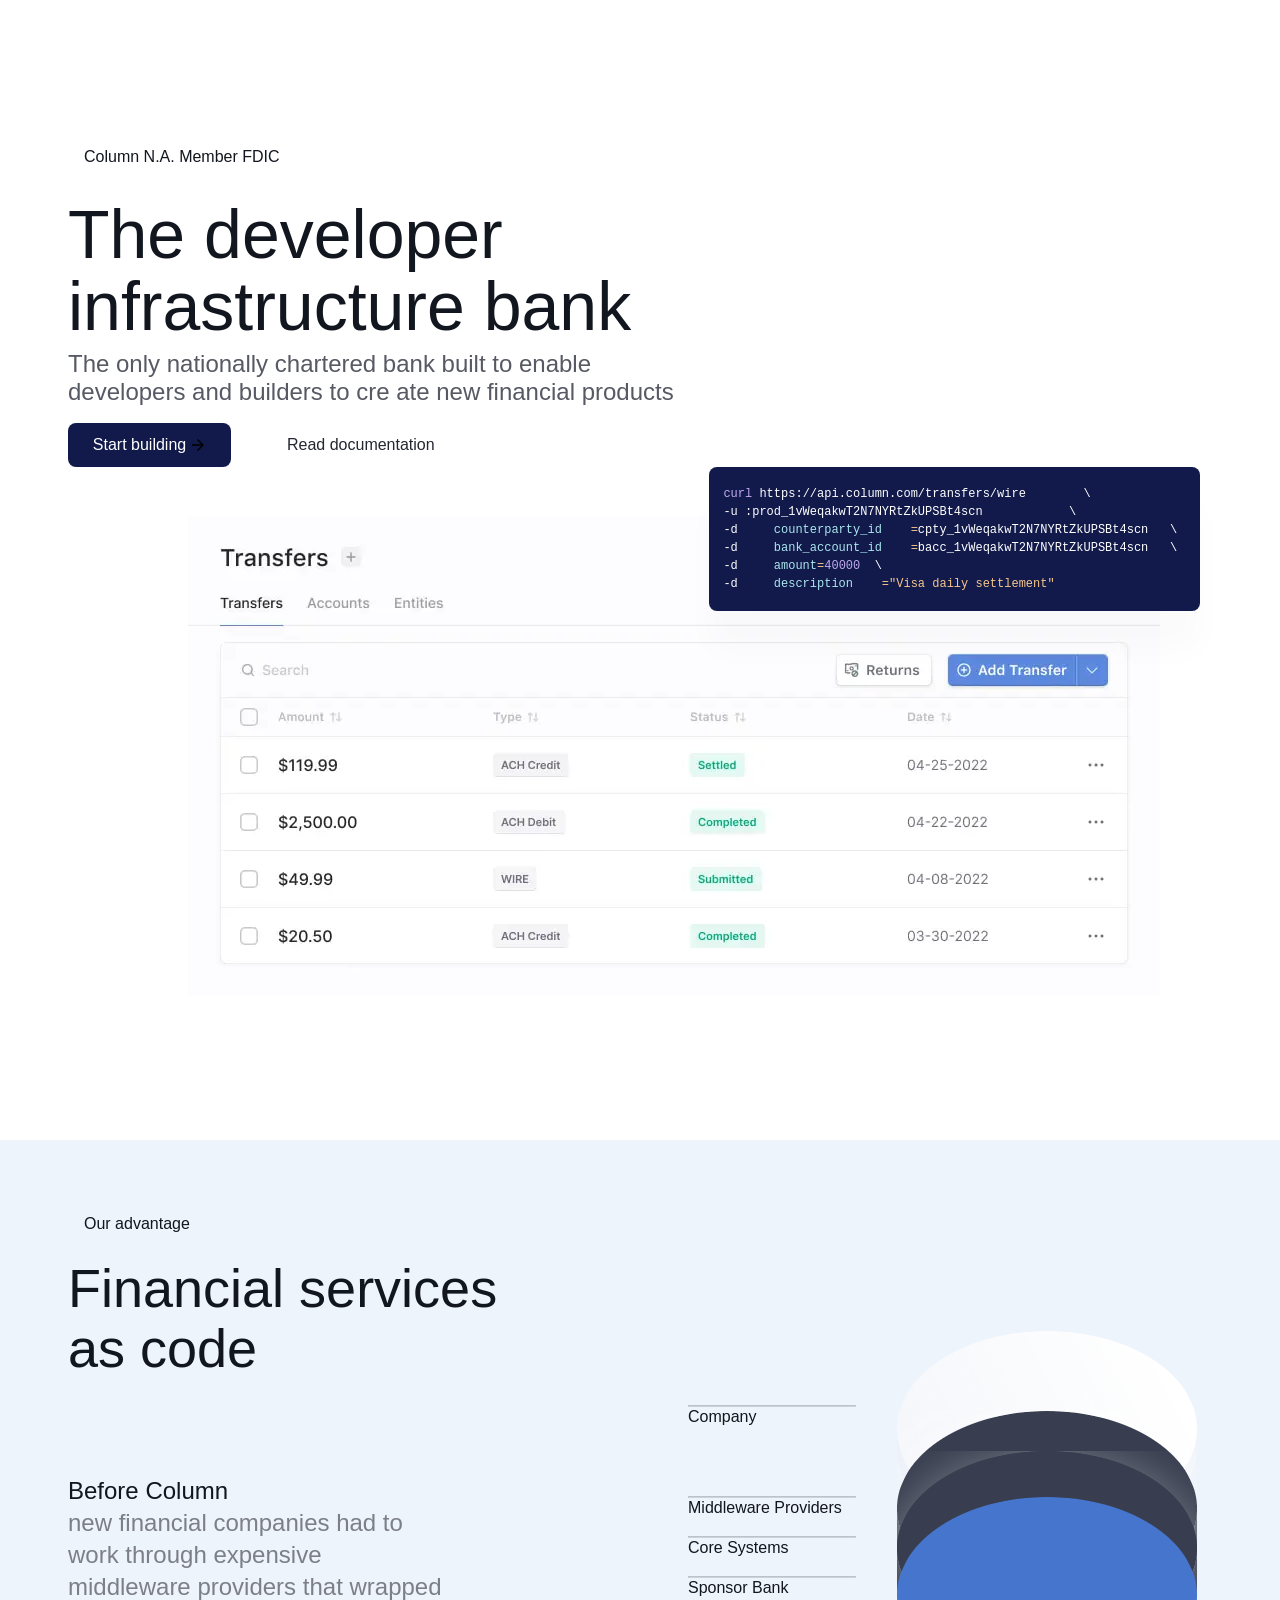
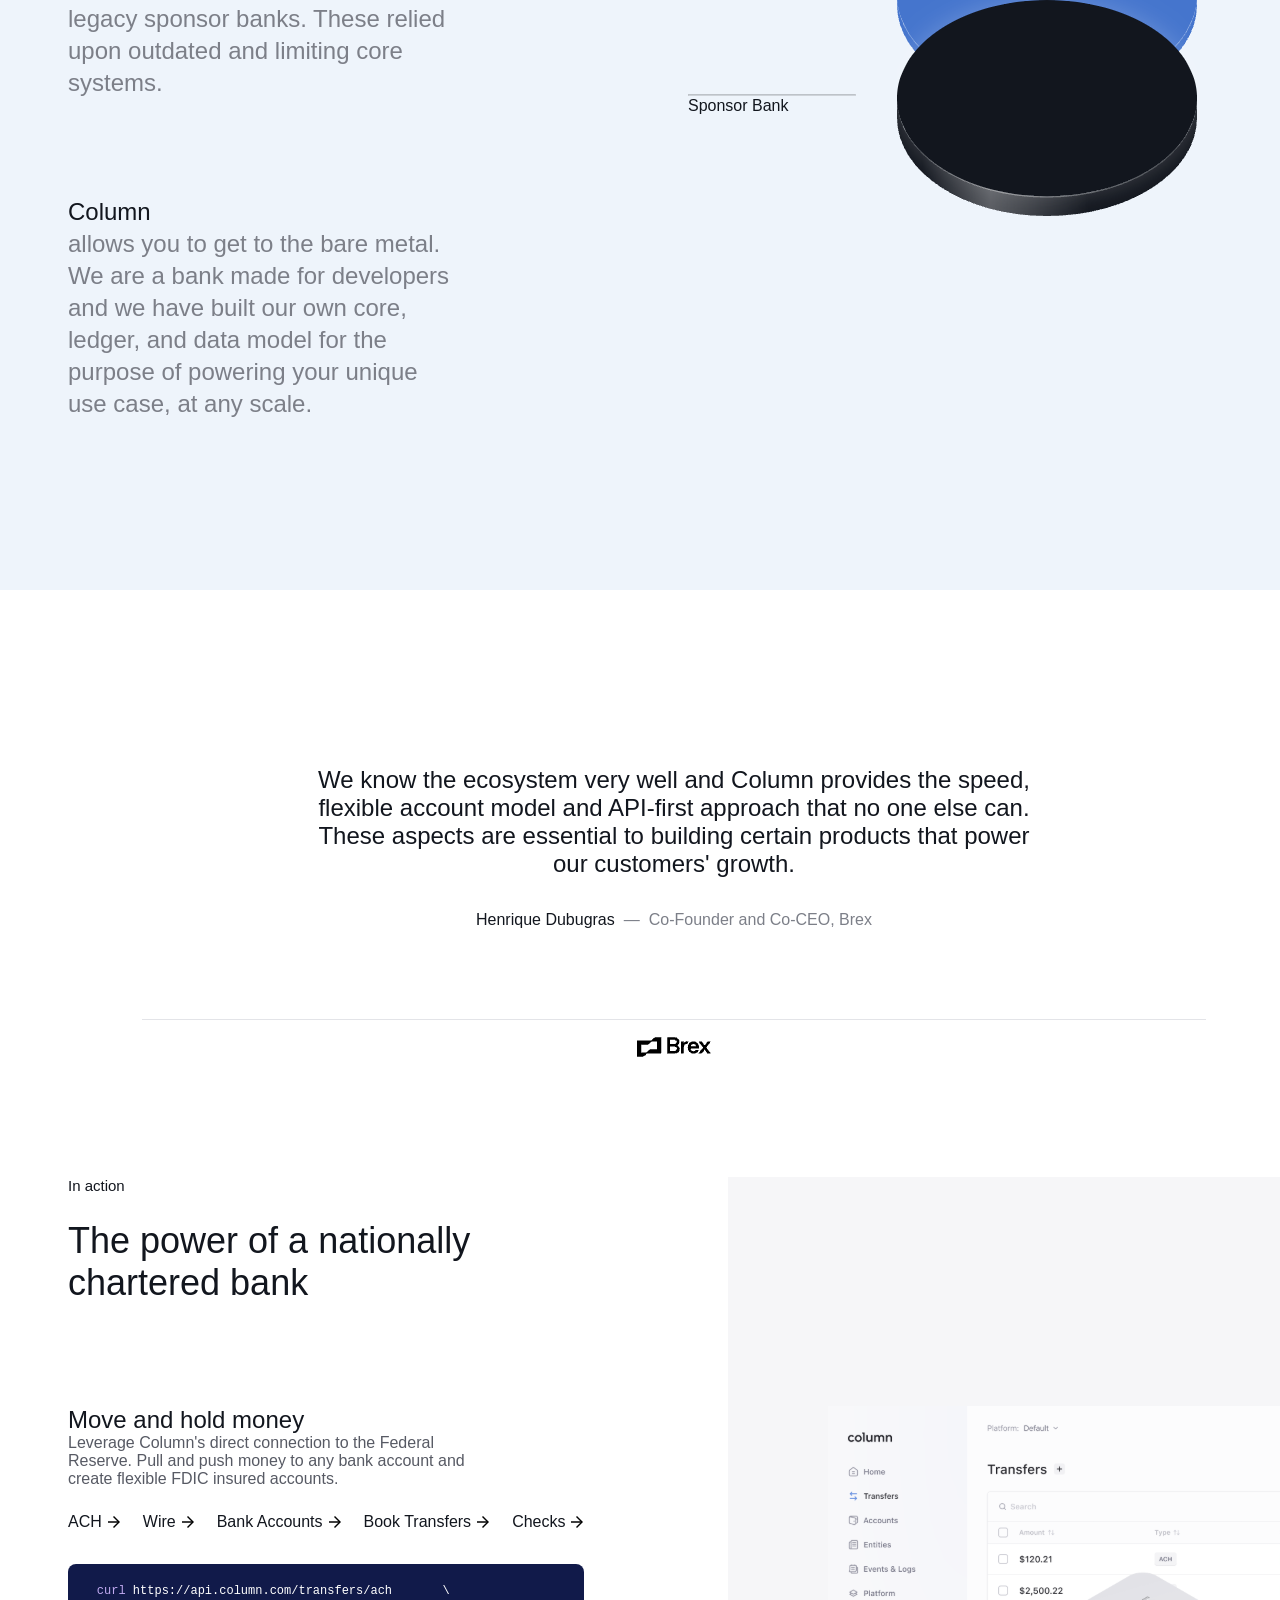
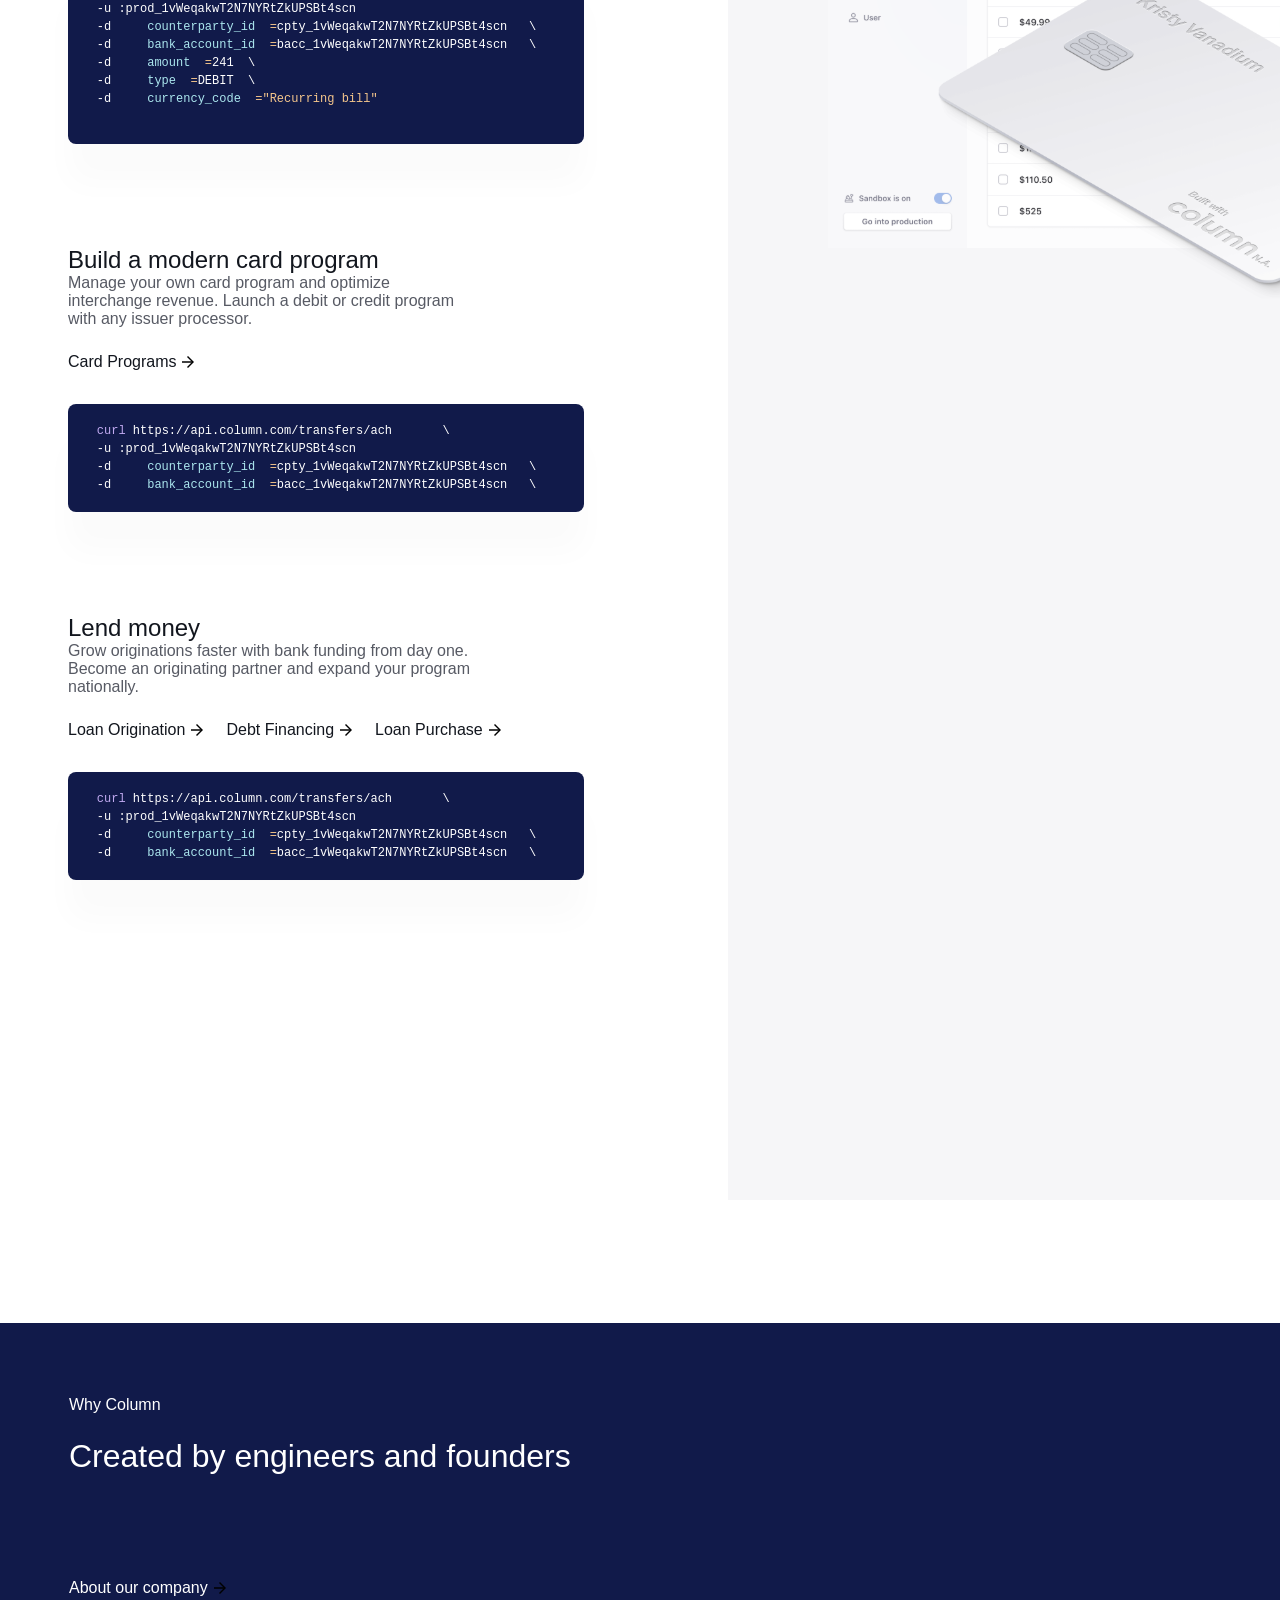
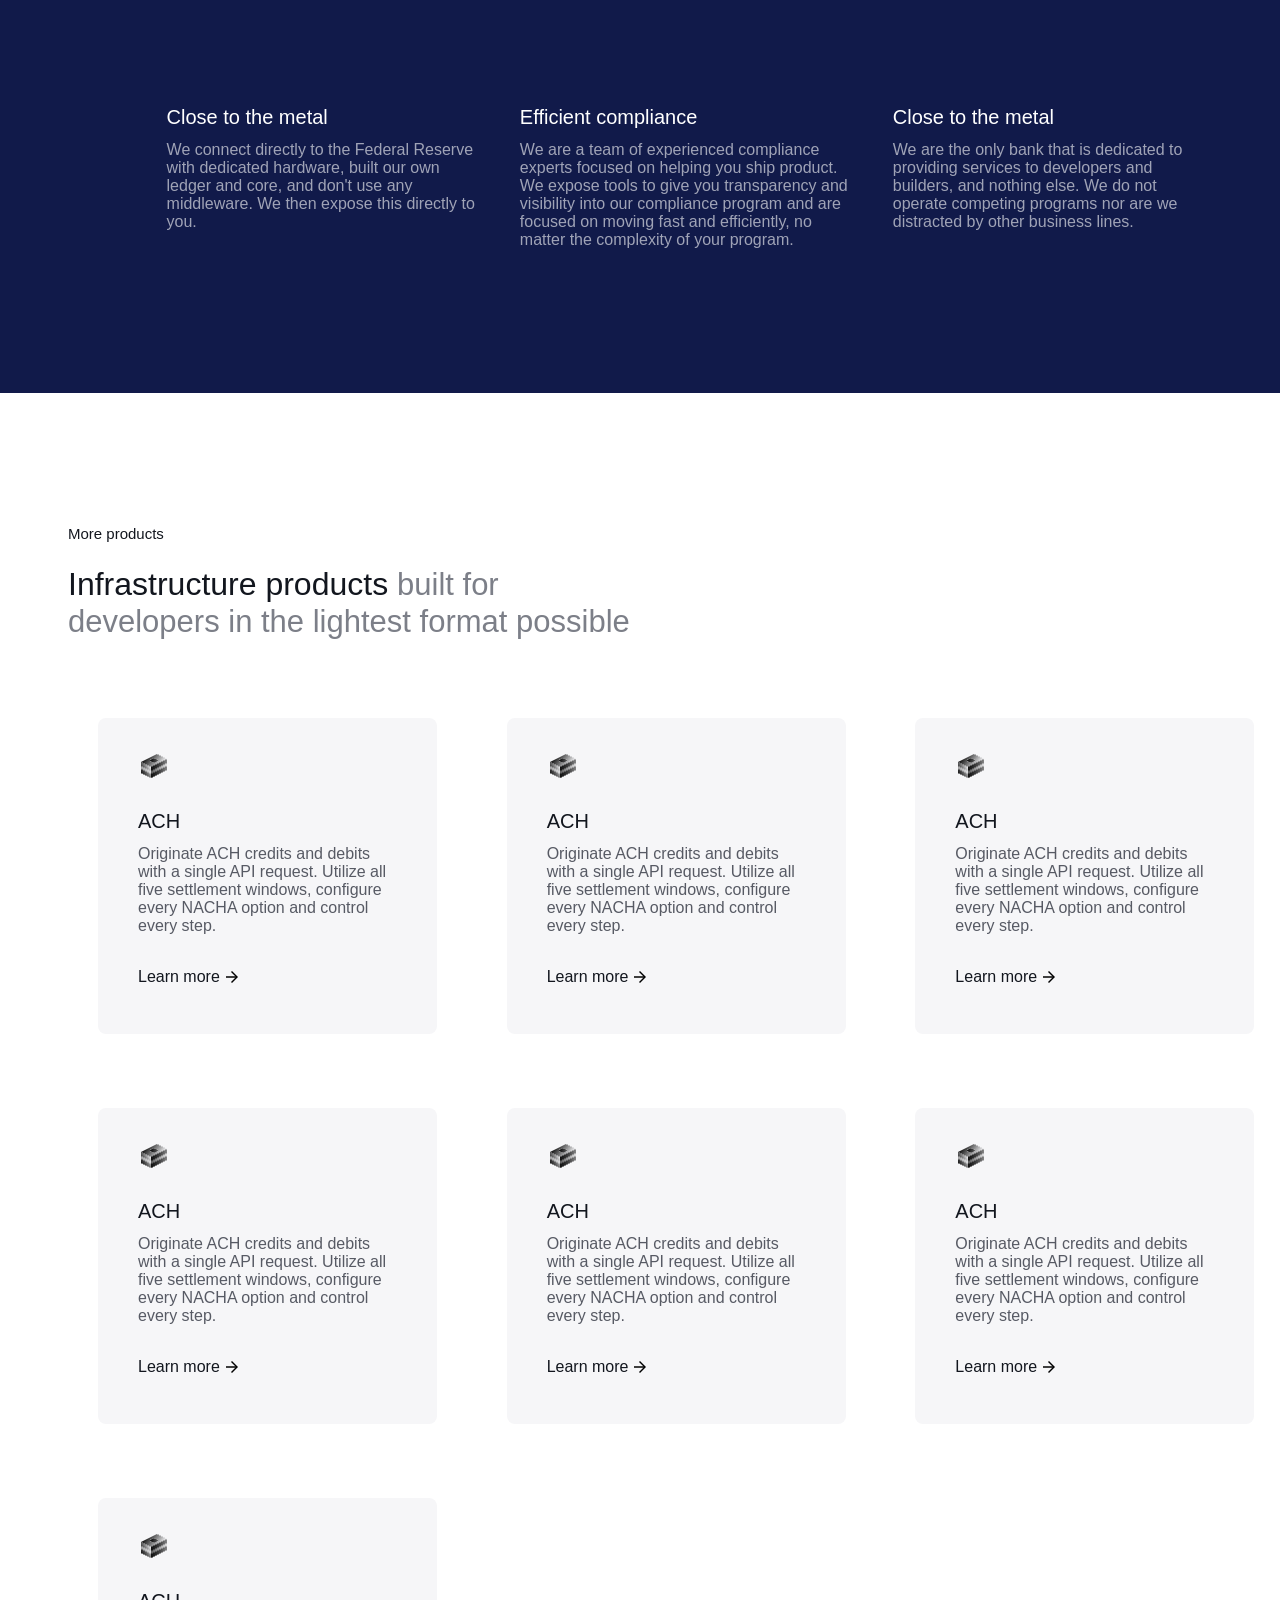
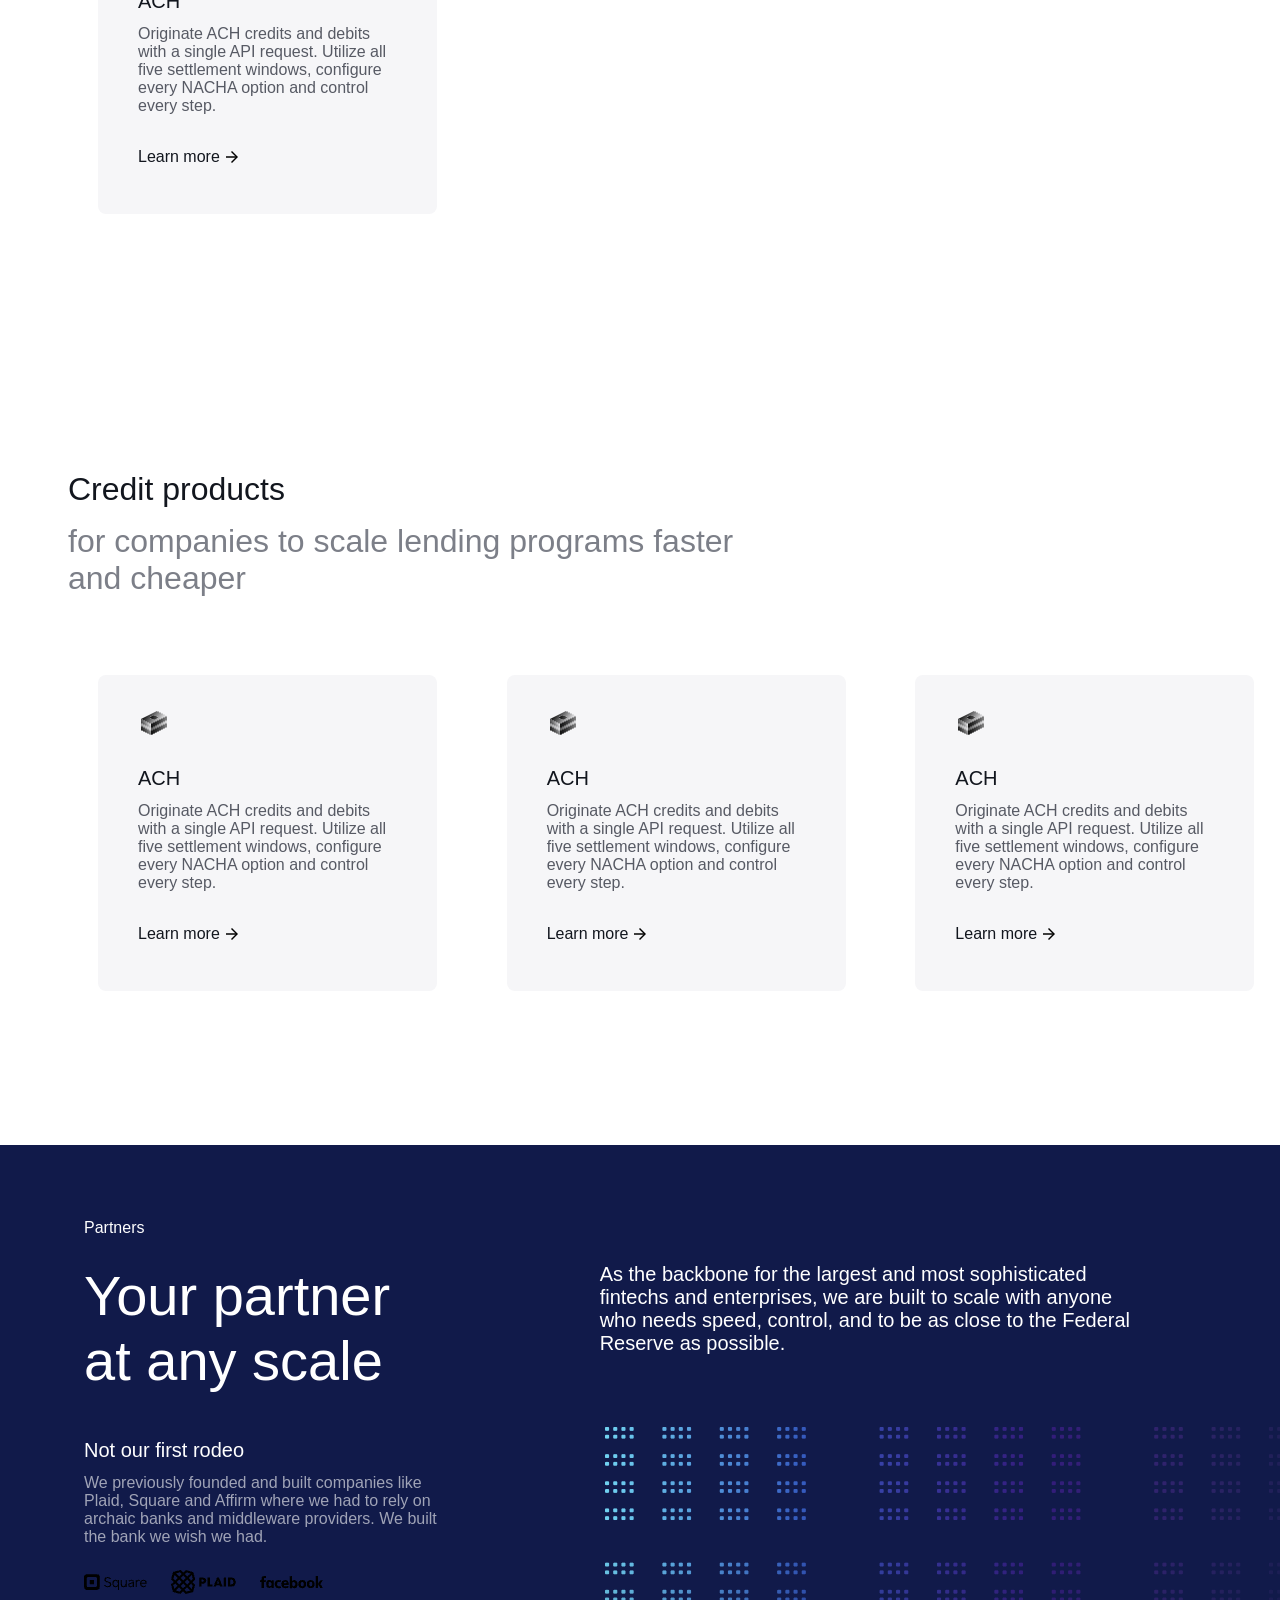
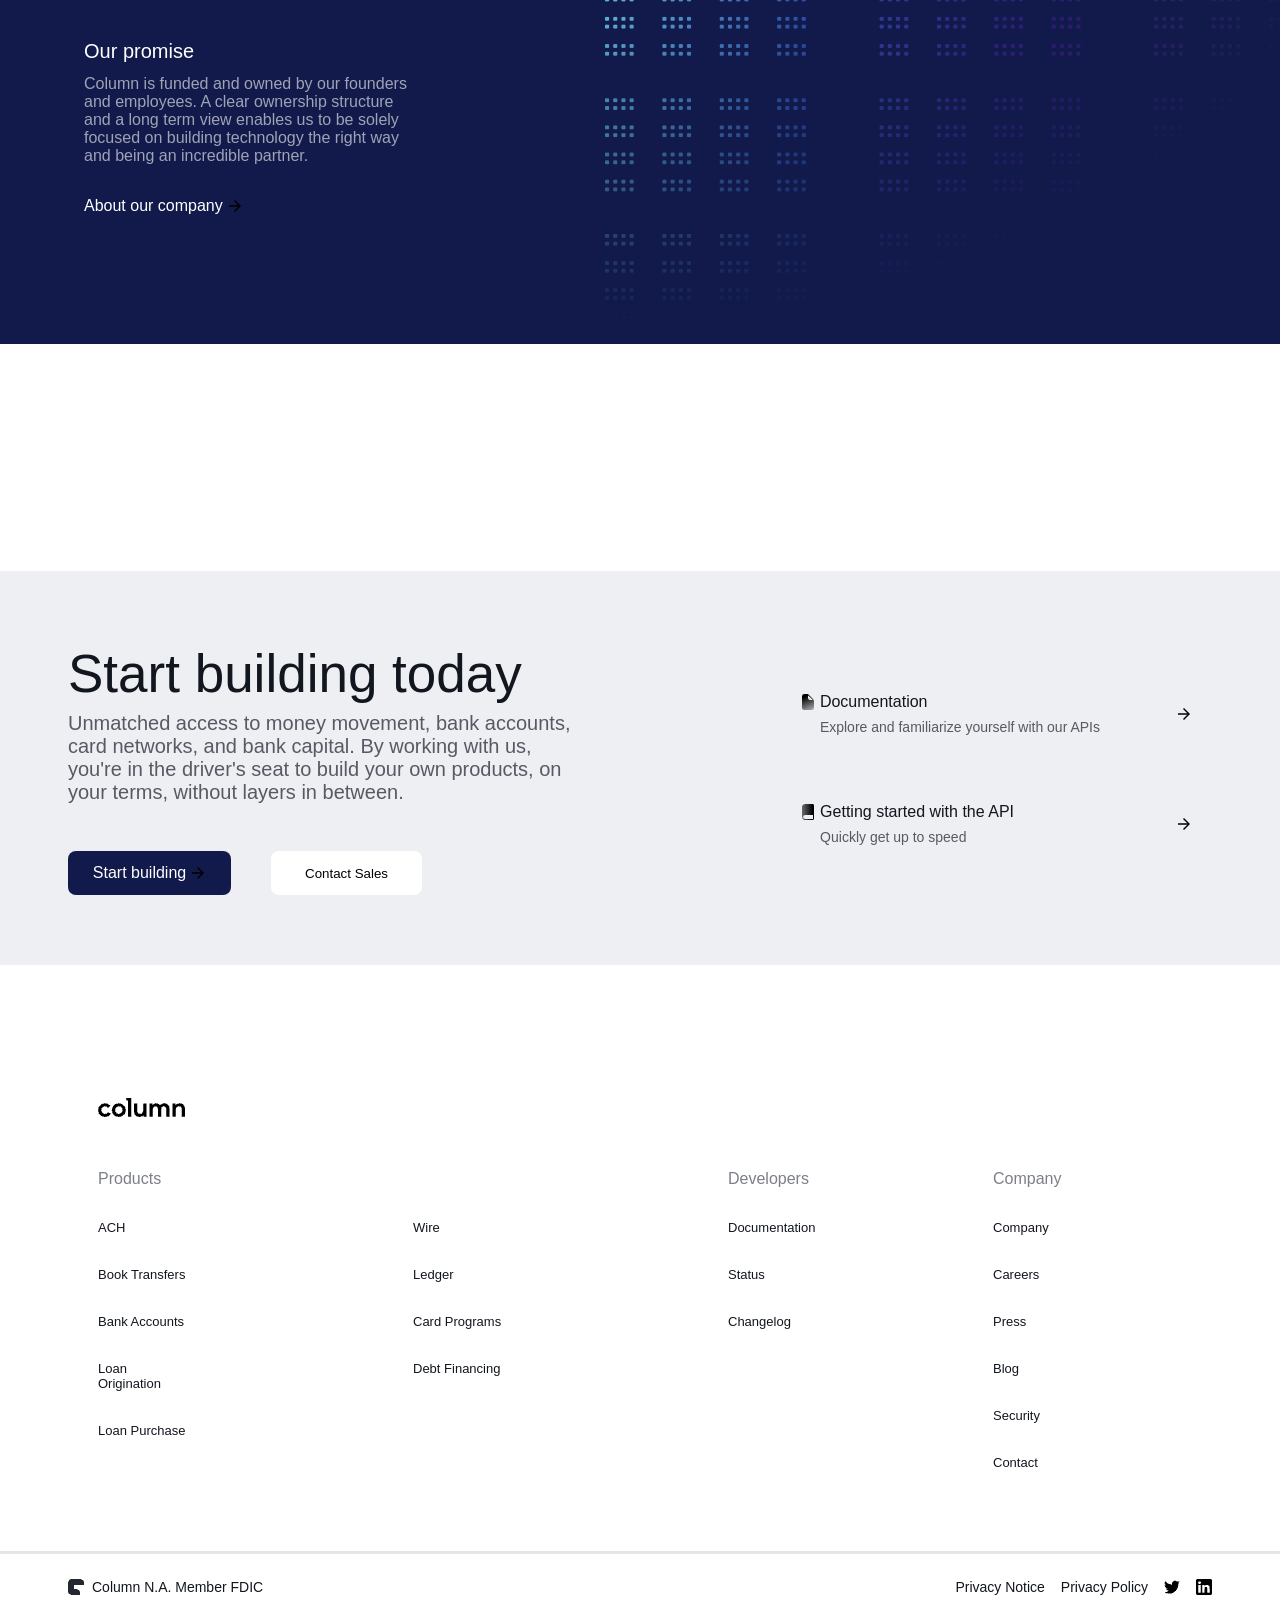
<file: bank/index.html>
<!DOCTYPE html>
<html lang="en">
<head>
    <meta charset="UTF-8">
    <meta name="viewport" content="width=device-width, initial-scale=1.0">
    <title>Document</title>
    <link rel="stylesheet" href="style.css">
</head>
<body>
    <div class="container-hero">
        <h2>Column N.A. Member FDIC</h2>
        <h1>The developer <br>
            infrastructure bank</h1>
        <p>The only nationally chartered bank built to enable <br>
             developers and builders to cre ate new financial products</p>
         <div class="wrapper-btn">
            <button>Start building <img src="Frame.png" alt=""></button>
            <h2>Read documentation</h2>
         </div>

    </div>

    <div class="wrapper-wind">
     <pre><code>
  <span class="span-1">curl</span> https://api.column.com/transfers/wire        \
  -u :prod_1vWeqakwT2N7NYRtZkUPSBt4scn            \
  -d     <span class="span-2">counterparty_id</span>    <span class="span-3">=</span>cpty_1vWeqakwT2N7NYRtZkUPSBt4scn   \
  -d     <span class="span-2">bank_account_id</span>    <span class="span-3">=</span>bacc_1vWeqakwT2N7NYRtZkUPSBt4scn   \
  -d     <span class="span-2">amount</span><span class="span-3">=</span><span class="span-1">40000</span>  \
  -d     <span class="span-2">description</span>    <span class="span-3">="Visa daily settlement"</span>
     </code></pre>
    </div>
    
    <div class="hero-img">
    <img src="IMAGE.png" alt="">
</div>

<section class="sec-1">
   <div class="wrapper-text1">
    <h3>Our advantage</h3>
    <h1>Financial services <br>
   as code </h1>
    <h2>Before Column</h2>
    <p>new financial companies had to <br>
         work through expensive <br>
          middleware providers that wrapped <br>
           legacy sponsor banks. These relied <br>
            upon outdated and limiting core <br>
             systems.</p>

             <div class="wrapper-text2">
                <h2>Column</h2>
                <p>allows you to get to the bare metal. <br>
                     We are a bank made for developers <br>
                      and we have built our own core, <br>
                       ledger, and data model for the <br>
                        purpose of powering your unique <br>
                         use case, at any scale.</p>
             </div>
              <div class="wrapper-text3">
                <div class="wraperr-br">
                <div class="border-1"></div>
                <h3>Company</h3>
                </div>
                <div class="wrapper-border">
                   
                    <div class="wraperr-br">
                    <div class="border-1"></div>
                    <h3>Middleware Providers</h3>
                    </div>

                    <div class="wraperr-br">
                    <div class="border-1"></div>
                    <h3>Core Systems</h3>
                    </div>


                    <div class="wraperr-br">
                    <div class="border-1"></div>
                    <h3>Sponsor Bank</h3>
                     </div>

                     <div class="wraperr-br1">
                        <div class="border-1"></div>
                        <h3>Sponsor Bank</h3>
                         </div>
                     
                </div>

                
             </div>
            

   </div>

 <div class="wrapper-img">
                    <img src="Group 1.png" alt="">
                </div>
  

</section>

   <div class="wrapper-text5">
    <h1>We know the ecosystem very well and Column provides the speed, <br>
         flexible account model and API-first approach that no one else can. <br>
          These aspects are essential to building certain products that power <br>
           our customers' growth.</h1>
           <div class="wrapper-text6">
    <h2>Henrique Dubugras</h2>
    <p>—</p>
    <p>Co-Founder and Co-CEO, Brex</p>
</div>
<div class="wrapper-brlg">

<div class="wrapper-br1"></div>
</div>

<img src="Frame1.png" alt="">

   </div>


   <div class="wrapper-text7">

   <div class="wrapper-card">
     <img src="Group 2.png" alt="">
   </div>

    <h3>In action</h3>
    <h1>The power of a nationally <br>
         chartered bank</h1>
    <h2>Move and hold money</h2>
    <p>Leverage Column's direct connection to the Federal <br>
         Reserve. Pull and push money to any bank account and <br>
          create flexible FDIC insured accounts.</p>
    <div class="wrapper-a">
        <a href="#">ACH</a><img src="Frame.png" alt="">
        <a href="#">Wire</a><img src="Frame.png" alt="">
        <a href="#">Bank Accounts</a><img src="Frame.png" alt="">
        <a href="#">Book Transfers</a><img src="Frame.png" alt="">
        <a href="#">Checks</a><img src="Frame.png" alt="">

    </div>

    <div class="wrapper-wind1">
        <pre><code>
    <span class="span-1">curl</span> https://api.column.com/transfers/ach       \
    -u :prod_1vWeqakwT2N7NYRtZkUPSBt4scn
    -d     <span class="span-2">counterparty_id</span>  <span class="span-3">=</span>cpty_1vWeqakwT2N7NYRtZkUPSBt4scn   \
    -d     <span class="span-2">bank_account_id</span>  <span class="span-3">=</span>bacc_1vWeqakwT2N7NYRtZkUPSBt4scn   \
    -d     <span class="span-2">amount</span>  <span class="span-3">=</span>241  \
    -d     <span class="span-2">type</span>  <span class="span-3">=</span>DEBIT  \
    -d     <span class="span-2">currency_code</span>  <span class="span-3">="Recurring bill"</span>
        </code></pre>
    </div>

    <h2>Build a modern card program</h2>
    <p>Manage your own card program and optimize <br>
         interchange revenue. Launch a debit or credit program <br>
          with any issuer processor.</p>
          <div class="wrapper-a">
            <a href="#">Card Programs</a><img src="Frame.png" alt="">
          </div>
          <div class="wrapper-wind2">
            <pre>
                <code>
    <span class="span-1">curl</span> https://api.column.com/transfers/ach       \
    -u :prod_1vWeqakwT2N7NYRtZkUPSBt4scn
    -d     <span class="span-2">counterparty_id</span>  <span class="span-3">=</span>cpty_1vWeqakwT2N7NYRtZkUPSBt4scn   \
    -d     <span class="span-2">bank_account_id</span>  <span class="span-3">=</span>bacc_1vWeqakwT2N7NYRtZkUPSBt4scn   \
    
                </code>
            </pre>
          </div>

          <h2>Lend money</h2>
          <p>Grow originations faster with bank funding from day one. <br>
             Become an originating partner and expand your program <br>
              nationally.</p>
                <div class="wrapper-a">
                  <a href="#">Loan Origination</a><img src="Frame.png" alt="">
                  <a href="#">Debt Financing</a><img src="Frame.png" alt="">
                  <a href="#">Loan Purchase</a><img src="Frame.png" alt="">
                </div>
                <div class="wrapper-wind2">
                  <pre>
                      <code>
    <span class="span-1">curl</span> https://api.column.com/transfers/ach       \
    -u :prod_1vWeqakwT2N7NYRtZkUPSBt4scn
    -d     <span class="span-2">counterparty_id</span>  <span class="span-3">=</span>cpty_1vWeqakwT2N7NYRtZkUPSBt4scn   \
    -d     <span class="span-2">bank_account_id</span>  <span class="span-3">=</span>bacc_1vWeqakwT2N7NYRtZkUPSBt4scn   \
          
                      </code>
                  </pre>
                </div>
          
   </div>

   <section class="sec-2">
       <h2>Why Column</h2>
       <h1>Created by engineers and founders</h1>
       <div class="wrapper-aimg">
       <a href="#">About our company</a><img src="Frame.png" alt="">
    </div>

    <div class="wrapper-text8">
        <div>
        <h3>Close to the metal</h3>
        <p>We connect directly to the Federal Reserve <br>
             with dedicated hardware, built our own <br>
              ledger and core, and don't use any <br>
               middleware. We then expose this directly to <br>
                you.</p> 
            </div>
            <div>
                <h3>Efficient compliance</h3>
                <p>We are a team of experienced compliance <br> experts focused on helping you ship product. <br>
                     We expose tools to give you transparency and <br>
                      visibility into our compliance program and are <br>
                       focused on moving fast and efficiently, no <br>
                        matter the complexity of your program.</p> 
                    </div>
                    <div>
                        <h3>Close to the metal</h3>
                        <p>We are the only bank that is dedicated to <br>
                             providing services to developers and <br>
                              builders, and nothing else. We do not <br>
                               operate competing programs nor are we <br>
                                distracted by other business lines.</p> 
                            </div>
    </div>
   </section>

    <div class="wrapper-text9">
        <h2>More products</h2>
        <h1>Infrastructure products  <span class="span-4">built for <br>developers in the lightest format possible</span></h1>
    </div>

<div class="wrapper-center">
    <div class="container-card">

          <div class="wrapper-card2">

                <img src="Frame2.png" alt="">
                <h1>ACH</h1>
                <p>Originate ACH credits and debits <br>
                     with a single API request. Utilize all <br>
                      five settlement windows, configure <br>
                       every NACHA option and control <br>
                        every step.</p>

                <div class="wrapper-a1">
                <a href="">Learn more</a>
                <img src="Frame.png" alt="">
            </div>

          </div>

          <div class="wrapper-card2">

            <img src="Frame2.png" alt="">
            <h1>ACH</h1>
            <p>Originate ACH credits and debits <br>
                 with a single API request. Utilize all <br>
                  five settlement windows, configure <br>
                   every NACHA option and control <br>
                    every step.</p>

            <div class="wrapper-a1">
            <a href="">Learn more</a>
            <img src="Frame.png" alt="">
        </div>
        
      </div>

      <div class="wrapper-card2">

        <img src="Frame2.png" alt="">
        <h1>ACH</h1>
        <p>Originate ACH credits and debits <br>
             with a single API request. Utilize all <br>
              five settlement windows, configure <br>
               every NACHA option and control <br>
                every step.</p>

        <div class="wrapper-a1">
        <a href="">Learn more</a>
        <img src="Frame.png" alt="">
    </div>
    
  </div>

   


    

      <div class="wrapper-card2">
        <img src="Frame2.png" alt="ACH icon">
        <h1>ACH</h1>
        <p>
          Originate ACH credits and debits <br>
          with a single API request. Utilize all <br>
          five settlement windows, configure <br>
          every NACHA option and control <br>
          every step.
        </p>
        <div class="wrapper-a1">
          <a href="#">Learn more</a>
          <img src="Frame.png" alt="Arrow icon">
        </div>
      </div>
    
      <div class="wrapper-card2">
        <img src="Frame2.png" alt="ACH icon">
        <h1>ACH</h1>
        <p>
          Originate ACH credits and debits <br>
          with a single API request. Utilize all <br>
          five settlement windows, configure <br>
          every NACHA option and control <br>
          every step.
        </p>
        <div class="wrapper-a1">
          <a href="#">Learn more</a>
          <img src="Frame.png" alt="Arrow icon">
        </div>
      </div>
    
      <div class="wrapper-card2">
        <img src="Frame2.png" alt="ACH icon">
        <h1>ACH</h1>
        <p>
          Originate ACH credits and debits <br>
          with a single API request. Utilize all <br>
          five settlement windows, configure <br>
          every NACHA option and control <br>
          every step.
        </p>
        <div class="wrapper-a1">
          <a href="#">Learn more</a>
          <img src="Frame.png" alt="Arrow icon">
        </div>
      </div>
    
     <div class="wrapper-card2">
        <img src="Frame2.png" alt="ACH icon">
        <h1>ACH</h1>
        <p>
          Originate ACH credits and debits <br>
          with a single API request. Utilize all <br>
          five settlement windows, configure <br>
          every NACHA option and control <br>
          every step.
        </p>
        <div class="wrapper-a1">
          <a href="#">Learn more</a>
          <img src="Frame.png" alt="Arrow icon">
        </div>
      </div>
    
    </div>
  
      
    
    
    </div>


  <div class="wrapper-text10">
    <h1>Credit products</h1>
    <p>for companies to scale lending programs faster <br>
         and cheaper</p>
  </div>
  

  <div class="wrapper-center">
<div class="container-card">
    <div class="wrapper-card2">

        <img src="Frame2.png" alt="">
        <h1>ACH</h1>
        <p>Originate ACH credits and debits <br>
             with a single API request. Utilize all <br>
              five settlement windows, configure <br>
               every NACHA option and control <br>
                every step.</p>
  
        <div class="wrapper-a1">
        <a href="">Learn more</a>
        <img src="Frame.png" alt="">
    </div>
    
    
  </div>

  <div class="wrapper-card2">

    <img src="Frame2.png" alt="">
    <h1>ACH</h1>
    <p>Originate ACH credits and debits <br>
         with a single API request. Utilize all <br>
          five settlement windows, configure <br>
           every NACHA option and control <br>
            every step.</p>

    <div class="wrapper-a1">
    <a href="">Learn more</a>
    <img src="Frame.png" alt="">
</div>


</div>

<div class="wrapper-card2">

    <img src="Frame2.png" alt="">
    <h1>ACH</h1>
    <p>Originate ACH credits and debits <br>
         with a single API request. Utilize all <br>
          five settlement windows, configure <br>
           every NACHA option and control <br>
            every step.</p>

    <div class="wrapper-a1">
    <a href="">Learn more</a>
    <img src="Frame.png" alt="">
</div>
</div>

<section class="sec-3">
    <div class="wrapper-text11">
        <h3>Partners</h3>
        <h1>Your partner <br>
           at any scale</h1>
        <h2>Not our first rodeo</h2>
        <p>We previously founded and built companies like <br>
           Plaid, Square and Affirm where we had to rely on <br>
            archaic banks and middleware providers. We built <br>
             the bank we wish we had.</p>
             <div class="wrapper-ico">
              <img src="Frame3.png" alt="">
              <img src="Frame4.png" alt="">
              <img src="Frame5.png" alt="">
             </div>
             <h2>Our promise</h2>
             <p>Column is funded and owned by our founders <br>
               and employees. A clear ownership structure <br>
                and a long term view enables us to be solely <br>
                 focused on building technology the right way <br>
                  and being an incredible partner.</p>
                  <a href="#">About our company <img src="Frame.png" alt=""></a>
    </div>

    <div class="wrapper-img2">
      <h1>As the backbone for the largest and most sophisticated <br>
         fintechs and enterprises, we are built to scale with anyone <br>
          who needs speed, control, and to be as close to the Federal <br>
           Reserve as possible.</h1>
           <img src="Frame6.png" alt="sdsd">
    </div>
</section>

<section class="sec-4">
   <h1>Start building today</h1>
   <p>Unmatched access to money movement, bank accounts, <br>
     card networks, and bank capital. By working with us, <br>
      you're in the driver's seat to build your own products, on <br>
       your terms, without layers in between.</p>

       <div class="wrapper-btn2">
          <button>Start building <img src="Frame.png" alt=""></button>
          <button>Contact Sales</button>
       </div>

       <div class="container-text">

              <div class="wrapper-text12">
               <div>
                <h1><img src="Frame7.png" alt="">Documentation</h1>
                <p>Explore and familiarize yourself with our APIs</p>
               </div>
               <img src="Frame.png" alt="">
              </div>

       </div>

       <div class="container-text2">
        
        <div class="wrapper-text13">
          <div>
           <h1><img src="Fram8.png" alt="">Getting started with the API</h1>
           <p>Quickly get up to speed</p>
          </div>
          <img src="Frame.png" alt="">
         </div>
       </div>
</section>

<div class="wrapper-ul">

  <div>
  <img src="Frame9.png" alt="">
  <ul>
    <li><span class="span-5">Products</span></li>
    <li>ACH</li>
    <li>Book Transfers</li>
    <li>Bank Accounts</li>
    <li>Loan Origination</li>
    <li>Loan Purchase</li>
  </ul>
</div>

  <div class="wrapper-li">
    <ul>
      <li>Wire</li>
      <li>Ledger</li>
      <li>Card Programs</li>
      <li>Debt Financing</li>
    </ul>
  </div>

  <div>
    <ul>
      <li><span class="span-5">Developers</span></li>
      <li>Documentation</li>
      <li>Status</li>
      <li>Changelog</li>
    </ul>
  </div>

  <div>
    <ul>
      <li><span class="span-5">Company</span></li>
      <li>Company</li>
      <li>Careers</li>
      <li>Press</li>
      <li>Blog</li>
      <li>Security</li>
      <li>Contact</li>
    </ul>
  </div>

</div>

<footer>
  <div class="wrapper-ico2">
    <img src="IMAGE2.png" alt="">
    <p>Column N.A. Member FDIC</p>
  </div>

  <div class="wrapper-ico3">
    <p>Privacy Notice</p>
    <p>Privacy Policy</p>
    <img src="Frame10.png" alt="">
    <img src="Frame11.png" alt="">
  </div>
</footer>
</body>
</html>
</file>
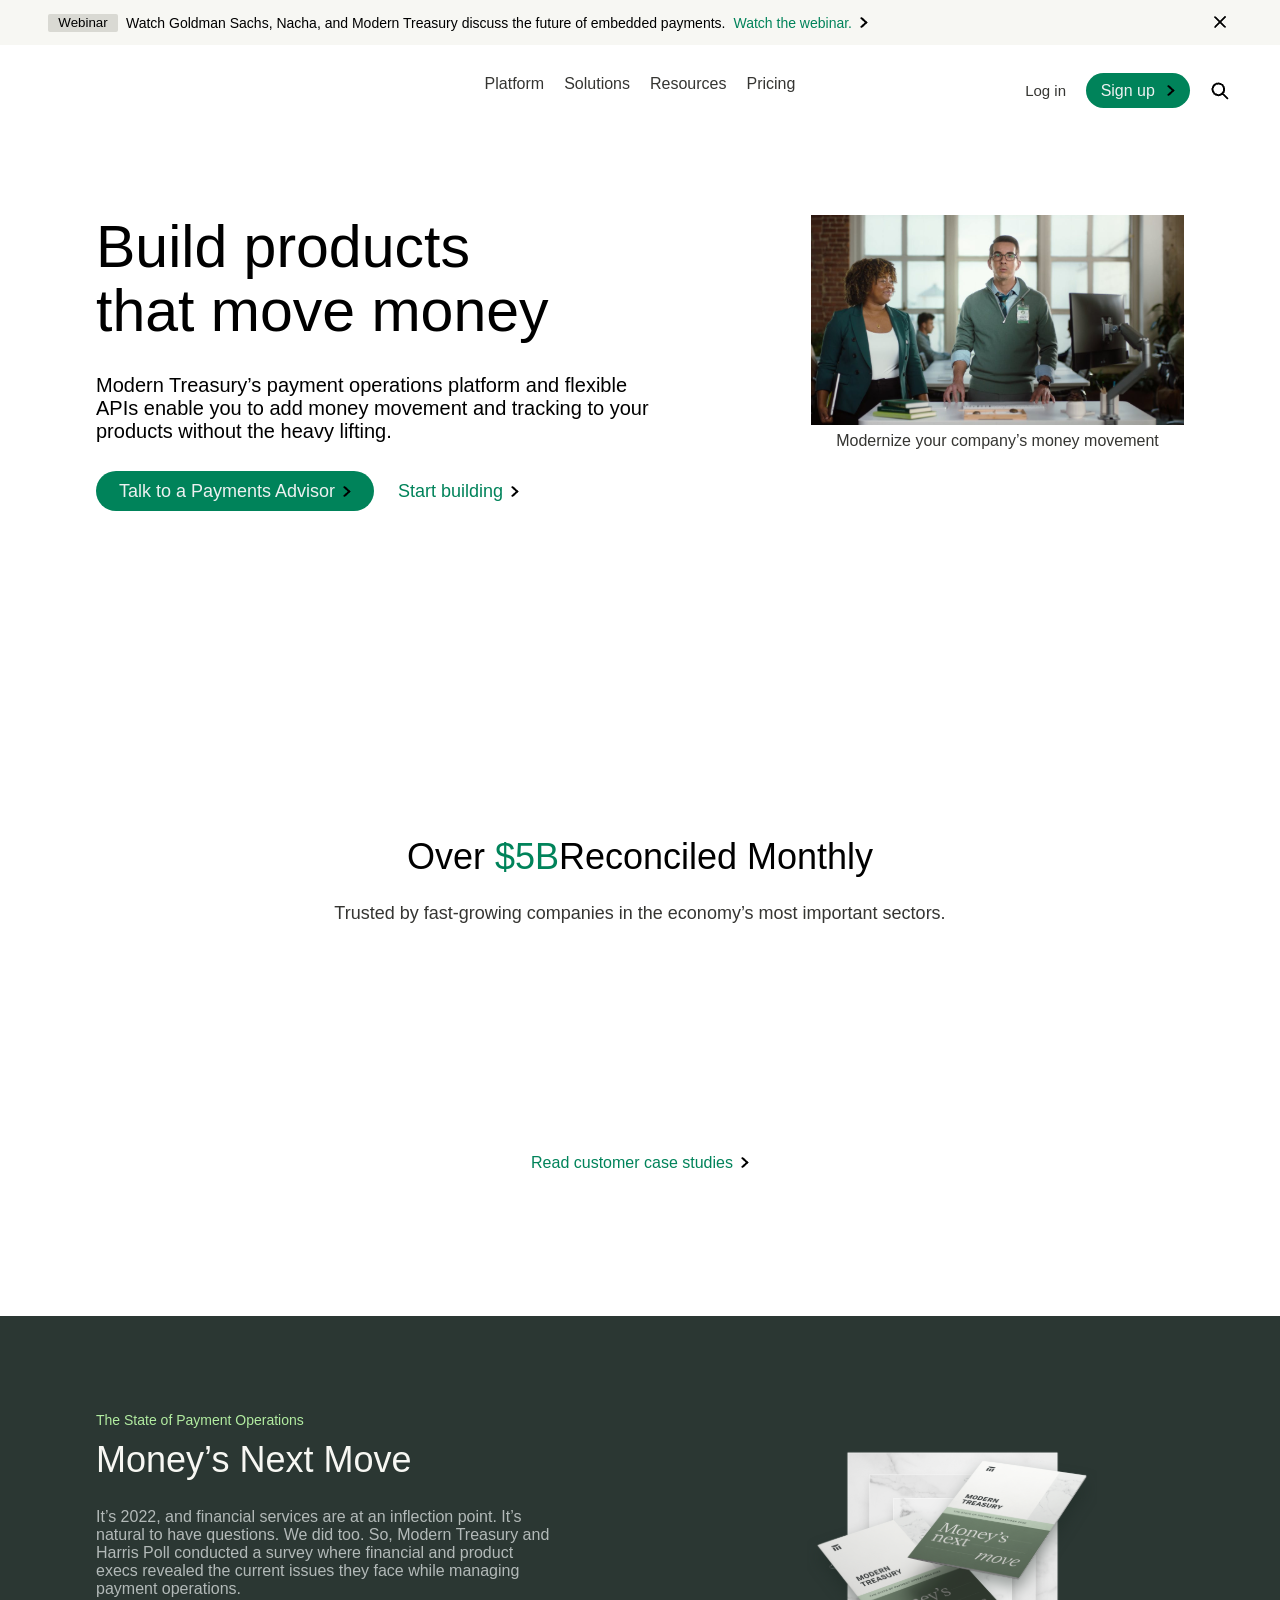
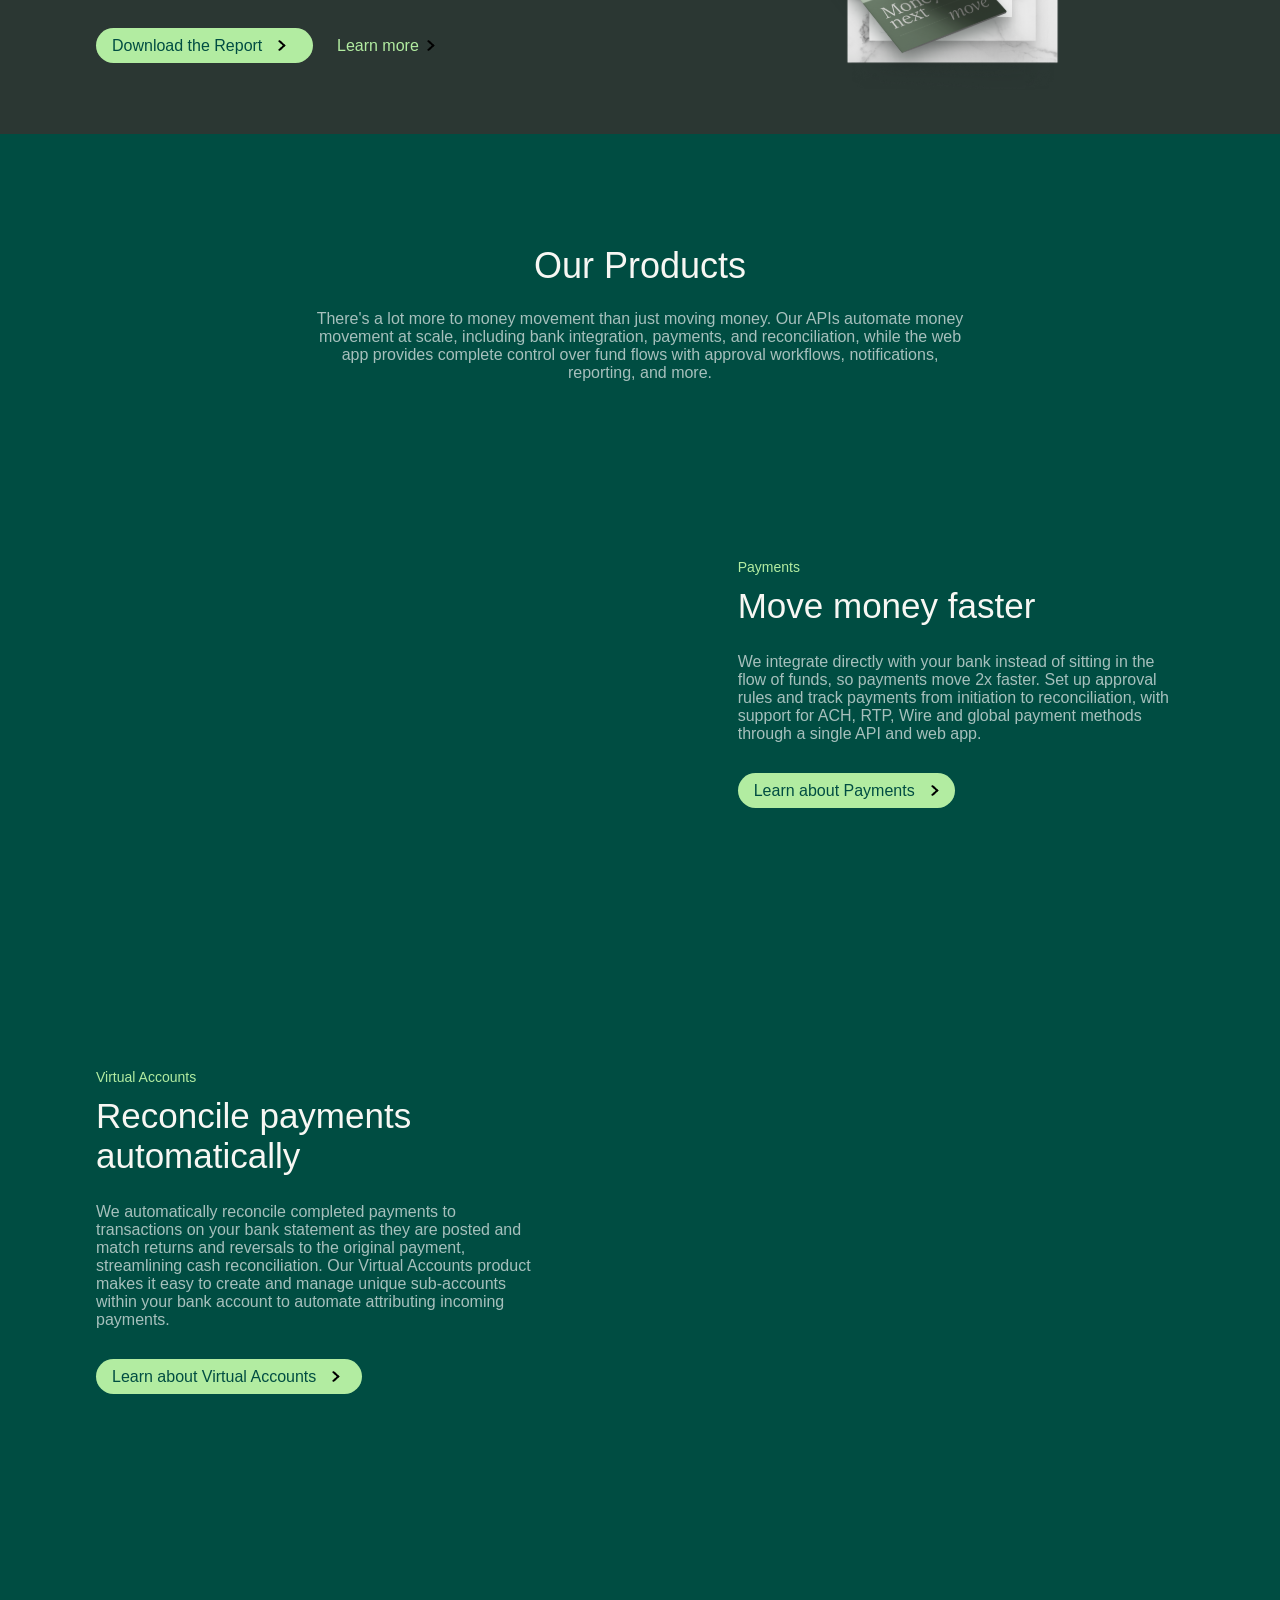
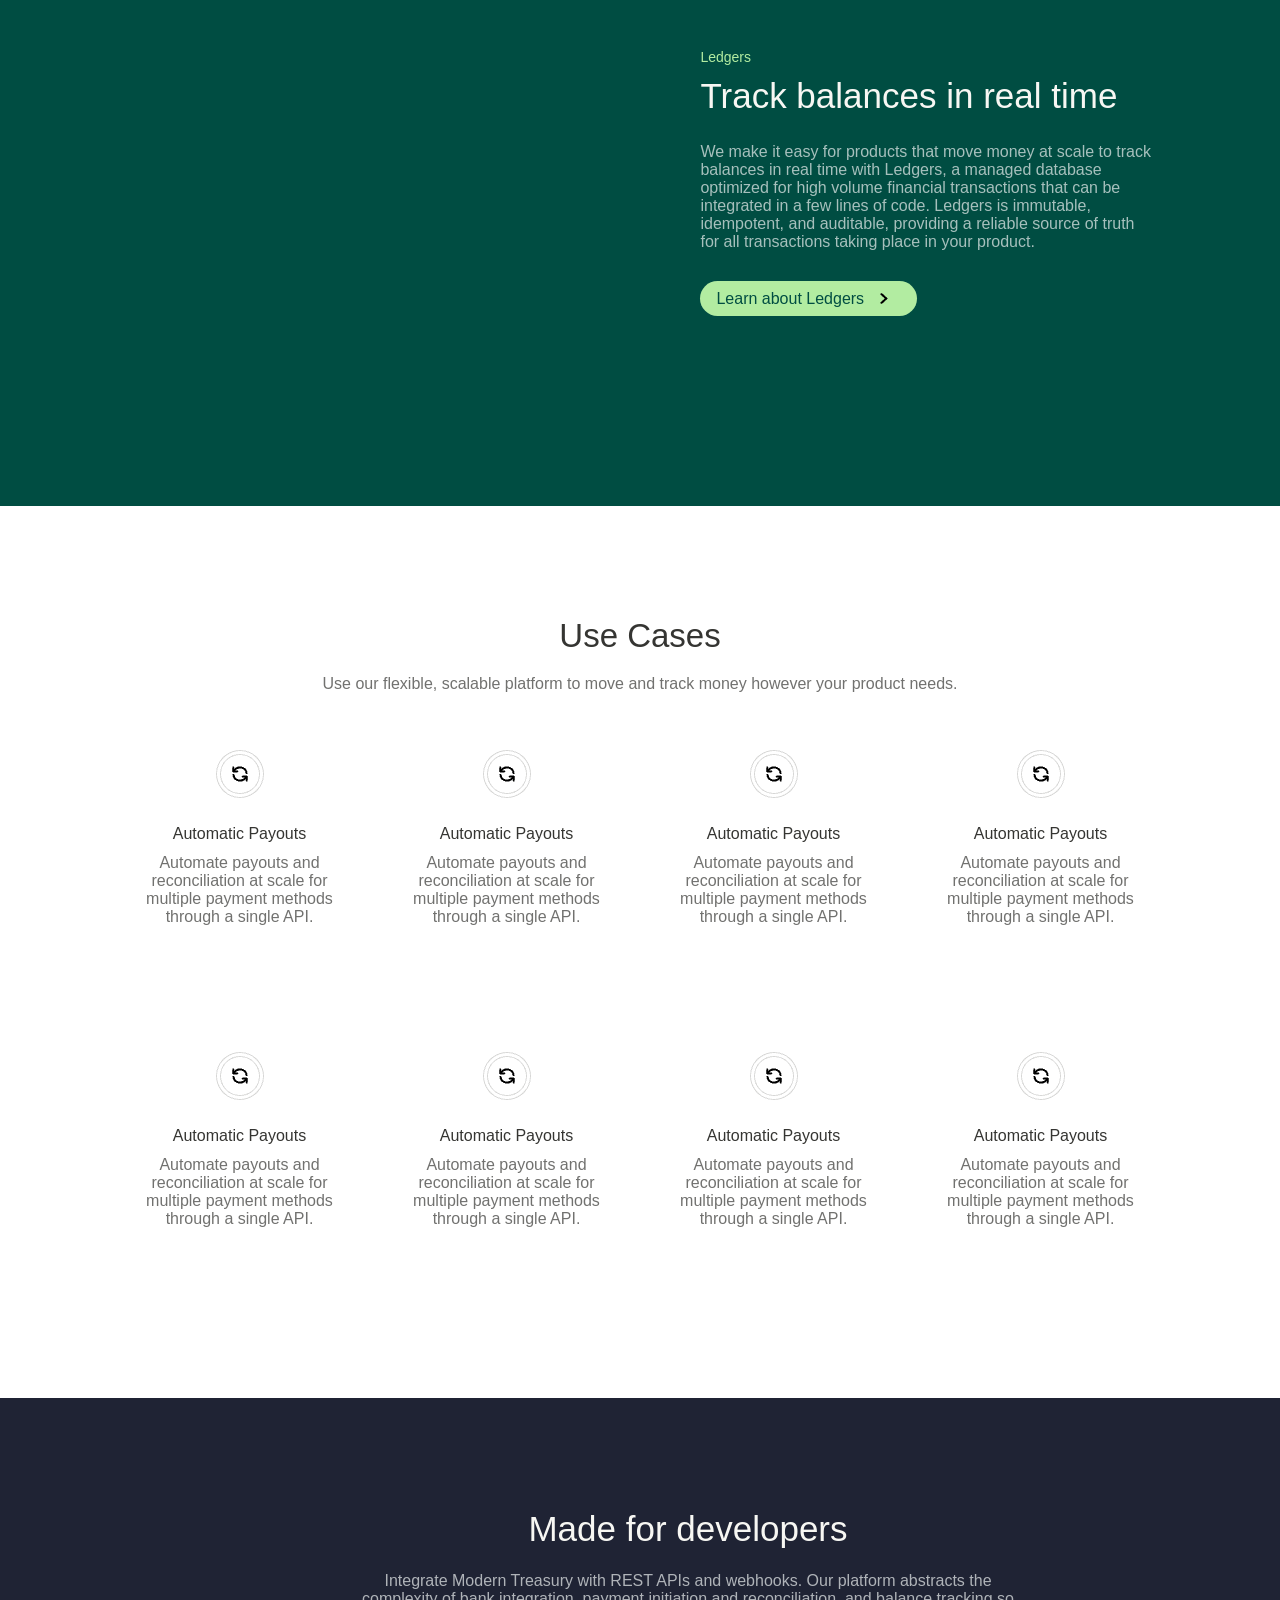
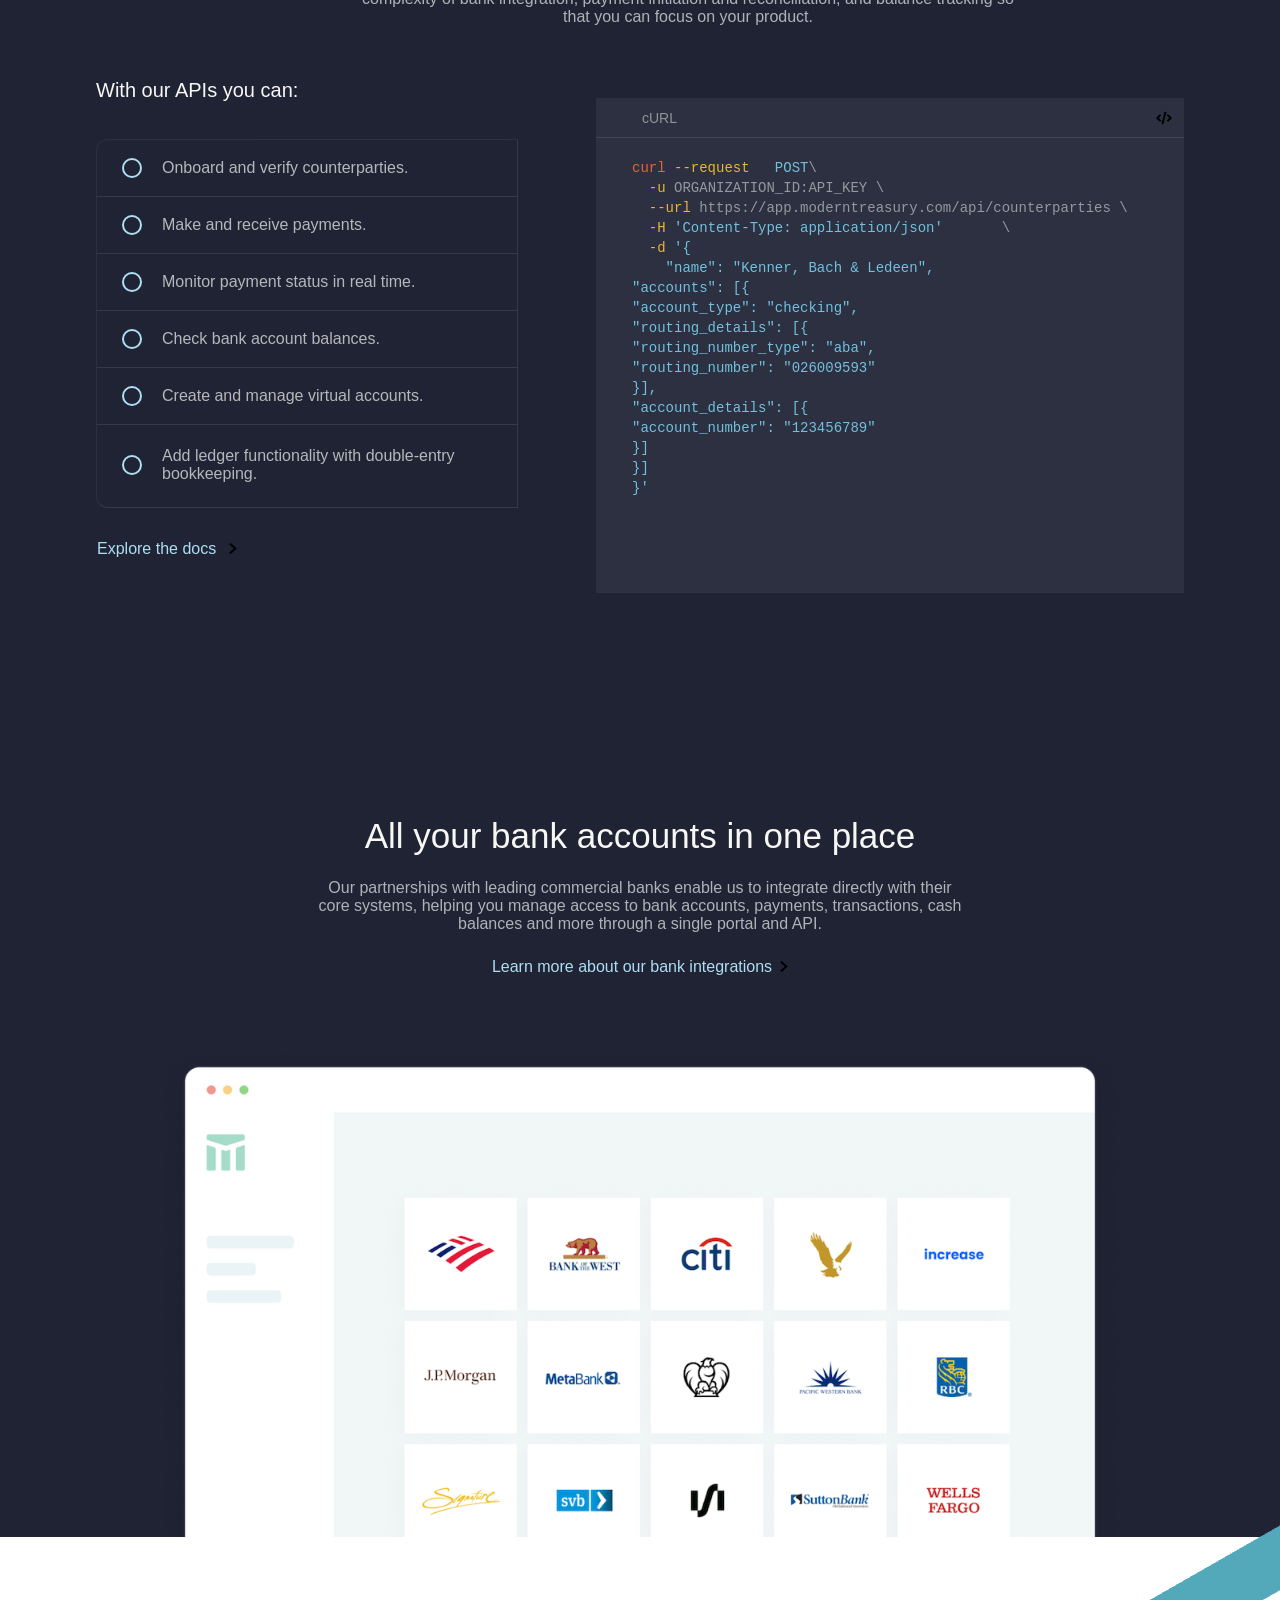
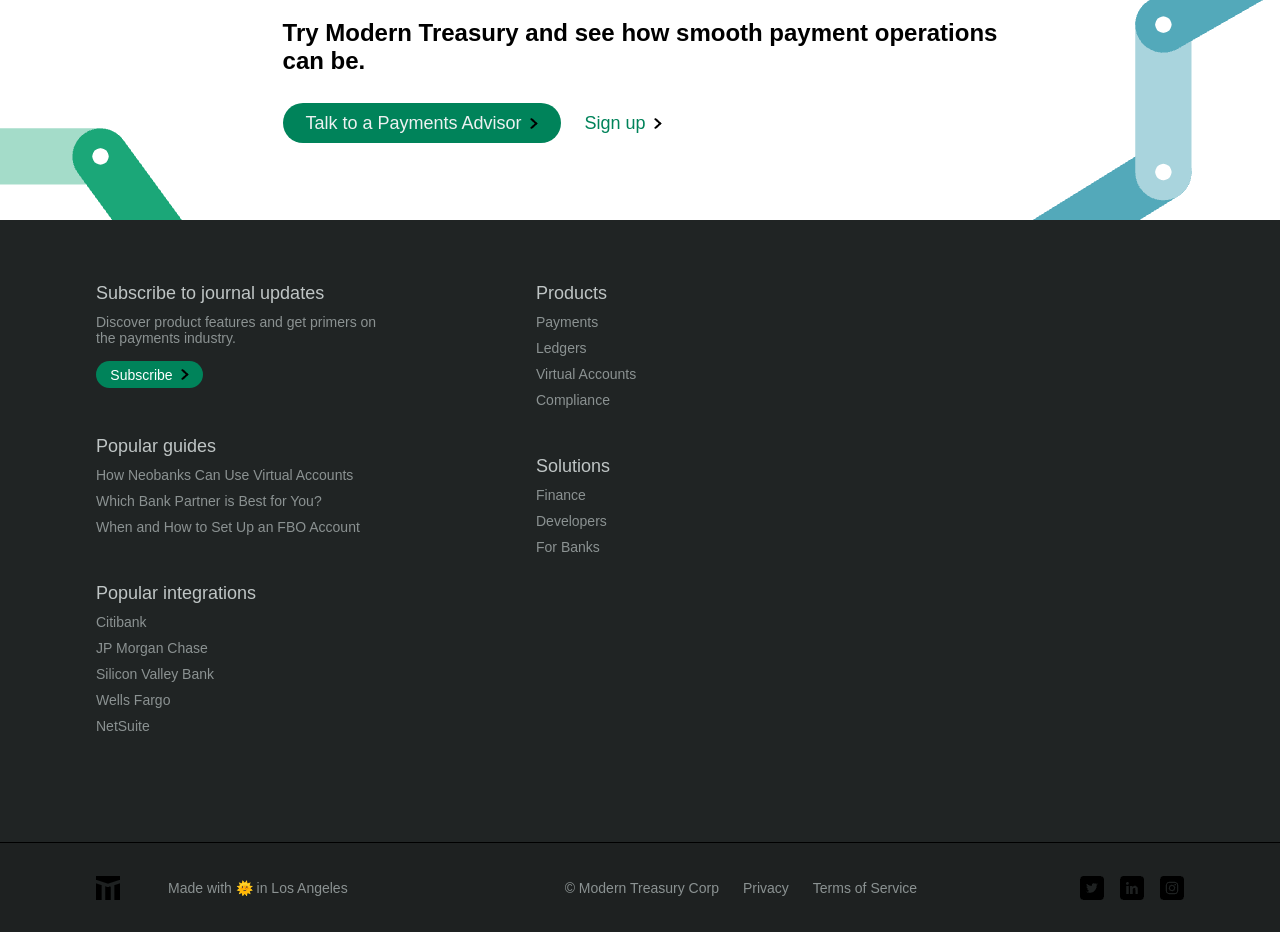
<file: layout/index.html>
<!DOCTYPE html>
<html lang="en">
<head>
    <meta charset="UTF-8">
    <meta name="viewport" content="width=device-width, initial-scale=1.0">
    <title>Document</title>
    <link rel="stylesheet" href="styles.css">
</head>
<body>
    <section class="sec-1">
        <header class="wrapper-header">
          <button>Webinar</button>
          <h1>Watch Goldman Sachs, Nacha, and Modern Treasury discuss the future of embedded payments.</h1>
          <a href="#">Watch the webinar.</a>
          <img src="Frame.png" alt="">

          <div class="wrapper-img">
          <img src="Frame1.png" alt="">
        </div>
        </header>

        <div class="wrapper-header2">
            <a href="">Platform</a>
            <a href="">Solutions</a>
            <a href="">Resources</a>
            <a href="">Pricing</a>

            <div class="wrapper-btn">
                <a href="">Log in</a>
                <button>Sign up
                    <img class="cansle-img" src="Frame.png" alt="">
                </button>
                <img src="Frame3.png" alt="">
            </div>
        </div>

          <div class="wrapper-text">
            <div class="wrapper-img1">
            
                <img src="IMAGE.png" alt="">
                
                <p>Modernize your company’s money movement</p>
             </div>
                <h1>Build products <br>
                    that move money</h1>

                <p>Modern Treasury’s payment operations platform and flexible <br>
                     APIs enable you to add money movement and tracking to your <br>
                      products without the heavy lifting.</p>

                <div class="wrapper-btn1">
                    <button>Talk to a Payments Advisor<img src="Frame.png" class="cansle-img" alt=""></button>
                    <a href="">Start building<img src="Frame.png" class="cansle-img" alt=""></a>
                </div>

          </div>
        

          <div class="wrapper-text1">
            <h1>Over <span>$5B</span>Reconciled Monthly</h1>
            <p>Trusted by fast-growing companies in the economy’s most important sectors.</p>
          </div>
            
          <div class="wrapper-text2">
            <a href="">Read customer case studies<img src="Frame.png" class="cansle-img" alt=""></a>
          </div>
    </section>

    <section class="sec-2">
 
            <img class="hero-img" src="IMAGE2.png" alt="">
        
       <div class="wrapper-text3">
        
      

        <p>The State of Payment Operations</p>
        <h1>Money’s Next Move</h1>
        <p>It’s 2022, and financial services are at an inflection point. It’s <br>
             natural to have questions. We did too. So, Modern Treasury and <br>
              Harris Poll conducted a survey where financial and product <br>
               execs revealed the current issues they face while managing
               <br>
                payment operations.</p>
        <div class="wrapper-btn3">
            <button>Download the Report<img src="Frame.png" class="cansle-img" alt=""></button>
            <a href="">Learn more<img src="Frame.png" class="cansle-img" alt=""></a>
        </div>
        
       </div>

    </section>

    <section class="sec-3">
        
        <div class="wrapper-text4">
            <h1>Our Products</h1>
            <p>There's a lot more to money movement than just moving money. Our APIs automate money <br>
                 movement at scale, including bank integration, payments, and reconciliation, while the web <br>
                  app provides complete control over fund flows with approval workflows, notifications, <br>
                   reporting, and more.</p>
        </div>

        <div class="container">

        <div class="wrapper-components">
            <p>Payments</p>
        <h1>Move money faster</h1>
        <p>We integrate directly with your bank instead of sitting in the <br>
             flow of funds, so payments move 2x faster. Set up approval <br>
              rules and track payments from initiation to reconciliation, with <br>
               support for ACH, RTP, Wire and global payment methods <br>
                through a single API and web app.</p>
        <div class="wrapper-btn3">
            <button>Learn about Payments<img src="Frame.png" class="cansle-img" alt=""></button>
        </div>

        </div>
    
    </div>

    <div class="container-1">

        <div class="wrapper-components">
            <p>Virtual Accounts</p>
        <h1>Reconcile payments <br>
             automatically</h1>
        <p>We automatically reconcile completed payments to <br>
             transactions on your bank statement as they are posted and <br>
              match returns and reversals to the original payment, <br>
               streamlining cash reconciliation. Our Virtual Accounts product <br>
                makes it easy to create and manage unique sub-accounts <br>
                 within your bank account to automate attributing incoming <br>
                  payments.</p>
        <div class="wrapper-btn4">
            <button>Learn about Virtual Accounts<img src="Frame.png" class="cansle-img" alt=""></button>
        </div>


    </div>

    <div class="container-2">

        <div class="wrapper-components">
            <p>Ledgers</p>
        <h1>Track balances in real time</h1>
        <p>We make it easy for products that move money at scale to track <br>
             balances in real time with Ledgers, a managed database <br>
              optimized for high volume financial transactions that can be <br>
               integrated in a few lines of code. Ledgers is immutable, <br>
                idempotent, and auditable, providing a reliable source of truth <br>
                 for all transactions taking place in your product.</p>
        <div class="wrapper-btn3">
            <button>Learn about Ledgers<img src="Frame.png" class="cansle-img" alt=""></button>
        </div>

        </div>

    </div>

    </section>

    <section class="sec-4">

        <div class="wrapper-text5">
            <h1>Use Cases</h1>
            <p>Use our flexible, scalable platform to move and track money however your product needs.</p>
        </div>
        
        <div class="container-4">

        <div class="container-3">

            <div class="wrapper-text6">
                <img src="Group 1.png" alt="">
                <h1>Automatic Payouts</h1>
                <p>Automate payouts and reconciliation at scale for multiple payment methods through a single API.</p>
            </div>

            <div class="wrapper-text6">
                <img src="Group 1.png" alt="">
                <h1>Automatic Payouts</h1>
                <p>Automate payouts and reconciliation at scale for multiple payment methods through a single API.</p>
            </div>

            <div class="wrapper-text6">
                <img src="Group 1.png" alt="">
                <h1>Automatic Payouts</h1>
                <p>Automate payouts and reconciliation at scale for multiple payment methods through a single API.</p>
            </div>

            <div class="wrapper-text6">
                <img src="Group 1.png" alt="">
                <h1>Automatic Payouts</h1>
                <p>Automate payouts and reconciliation at scale for multiple payment methods through a single API.</p>
            </div>

        </div>
    </div>

    <div class="container-5">

        <div class="container-3">

            <div class="wrapper-text6">
                <img src="Group 1.png" alt="">
                <h1>Automatic Payouts</h1>
                <p>Automate payouts and reconciliation at scale for multiple payment methods through a single API.</p>
            </div>

            <div class="wrapper-text6">
                <img src="Group 1.png" alt="">
                <h1>Automatic Payouts</h1>
                <p>Automate payouts and reconciliation at scale for multiple payment methods through a single API.</p>
            </div>

            <div class="wrapper-text6">
                <img src="Group 1.png" alt="">
                <h1>Automatic Payouts</h1>
                <p>Automate payouts and reconciliation at scale for multiple payment methods through a single API.</p>
            </div>

            <div class="wrapper-text6">
                <img src="Group 1.png" alt="">
                <h1>Automatic Payouts</h1>
                <p>Automate payouts and reconciliation at scale for multiple payment methods through a single API.</p>
            </div>

        </div>

    </div>
             
   
    </section>
     
    <section class="sec-5">
          
        <div class="wrapper-text7">
            <h1>Made for developers</h1>
            <p>Integrate Modern Treasury with REST APIs and webhooks. Our platform abstracts the <br>
                 complexity of bank integration, payment initiation and reconciliation, and balance tracking so <br> that you can focus on your product.</p>
        </div>

        <h1 class="h1">With our APIs you can:</h1>
        <div class="wrapper-radio">
           

           
        <form action="">

            <div class="wrapper-input">
            <input type="checkbox">
            <p>Onboard and verify counterparties.</p>
        </div>

            <div class="wrapper-input">
            <input type="checkbox">
            <p>Make and receive payments.</p>
        </div>
        <div class="wrapper-input">
            <input type="checkbox">
            <p>Monitor payment status in real time.</p>
        </div>
        <div class="wrapper-input">
            <input type="checkbox">
            <p>Check bank account balances.</p>
        </div>
        <div class="wrapper-input">
            <input type="checkbox">
            <p>Create and manage virtual accounts.</p>
        </div>
        <div class="wrapper-input">
            <input type="checkbox">
            <p>Add ledger functionality with double-entry <br>
                 bookkeeping.</p>

                 
           </div>
     
 

       
        
        </form>
<a href="">Explore the docs <img src="Frame.png" alt=""></a>
    </div>


             <div class="wrapper-window">
                <header>
                    cURL <img src="Frame4.png" alt="">
                </header>
                
                       
                       
                    <pre><code>
<span>curl</span> <span class="span-1">--request</span>   <span class="span-2">POST</span>\
  <span class="span-1">-u</span> ORGANIZATION_ID:API_KEY \
  <span class="span-1">--url</span> https://app.moderntreasury.com/api/counterparties \
  <span class="span-1">-H</span> <span class="span-2">'Content-Type: application/json'</span>       \
  <span class="span-1">-d</span> <span class="span-2">'{</span>
    <span class="span-2">"name": "Kenner, Bach & Ledeen",
"accounts": [{
"account_type": "checking",
"routing_details": [{
"routing_number_type": "aba",
"routing_number": "026009593"
}],
"account_details": [{
"account_number": "123456789"
}]
}]
}'</span>
                        </code></pre>
                        
                
             </div>
    </section>

    <section class="sec-6">
          <div class="wrapper-text7">
            <div class="text-style">
                <h1>All your bank accounts in one place</h1>
                <p>Our partnerships with leading commercial banks enable us to integrate directly with their <br>
                     core systems, helping you manage access to bank accounts, payments, transactions, cash <br>
                      balances and more through a single portal and API.</p>
                <a href="">Learn more about our bank integrations<img src="Frame.png" alt=""></a>
                
            </div>
            <img src="IMAGE3.png" alt="">
          </div>
    </section>
    
    <section class="sec-7">

        <img class="fn-img1" src="Frame6.png" alt="">

        <div class="wrapper-text8">

            <h1>Try Modern Treasury and see how smooth payment operations <br>
                 can be.</h1>

            <div class="wrapper-btn1">
                <button>Talk to a Payments Advisor<img src="Frame.png" class="cansle-img" alt=""></button>
                <a href="">Sign up<img src="Frame.png" class="cansle-img" alt=""></a>
            </div>
           
           

        </div>
       
        <img class="fn-img2" src="Frame5.png" alt="">

   </section>

   <section class="sec-8">
   
          <div class="wrapper-a">

            <h1>Subscribe to journal updates</h1>
            <p>Discover product features and get primers on <br>
                 the payments industry.</p>
            <button>Subscribe<img src="Frame.png" alt=""></button>
            
            <ul>
                <li><span>Popular guides</span></li>
                <li>How Neobanks Can Use Virtual Accounts</li>
                <li>Which Bank Partner is Best for You?</li>
                <li>When and How to Set Up an FBO Account</li>
            </ul>

            <ul>
                <li><span>Popular integrations</span></li>
                <li>Citibank</li>
                <li>JP Morgan Chase</li>
                <li>Silicon Valley Bank</li>
                <li>Wells Fargo</li>
                <li>NetSuite</li>
            </ul>

          </div>
            

          <div class="wrapper-a1">
            <ul>
                <li><span>Products</span></li>
                <li>Payments</li>
                <li>Ledgers</li>
                <li>Virtual Accounts</li>
                <li>Compliance</li>
            </ul>

            <ul>
                <li><span>Solutions</span></li>
                <li>Finance</li>
                <li>Developers</li>
                <li>For Banks</li>
                
            </ul>

          </div>

<footer>
    <div class="wrapper-text9">
        <img src="Frame7.png" alt="">
        <p>Made with 🌞 in Los Angeles</p>
    </div>

    <div class="wrapper-text10">
        <p>© Modern Treasury Corp</p>
        <p>Privacy</p>
        <p>Terms of Service</p>
    </div>
    
    <div class="wrapper-img2">
       <img src="Frame8.png" alt="">
       <img src="Frame9.png" alt="">
       <img src="Frame99.png" alt="">
    </div>
</footer>
   </section>
</body>
</html>
</file>
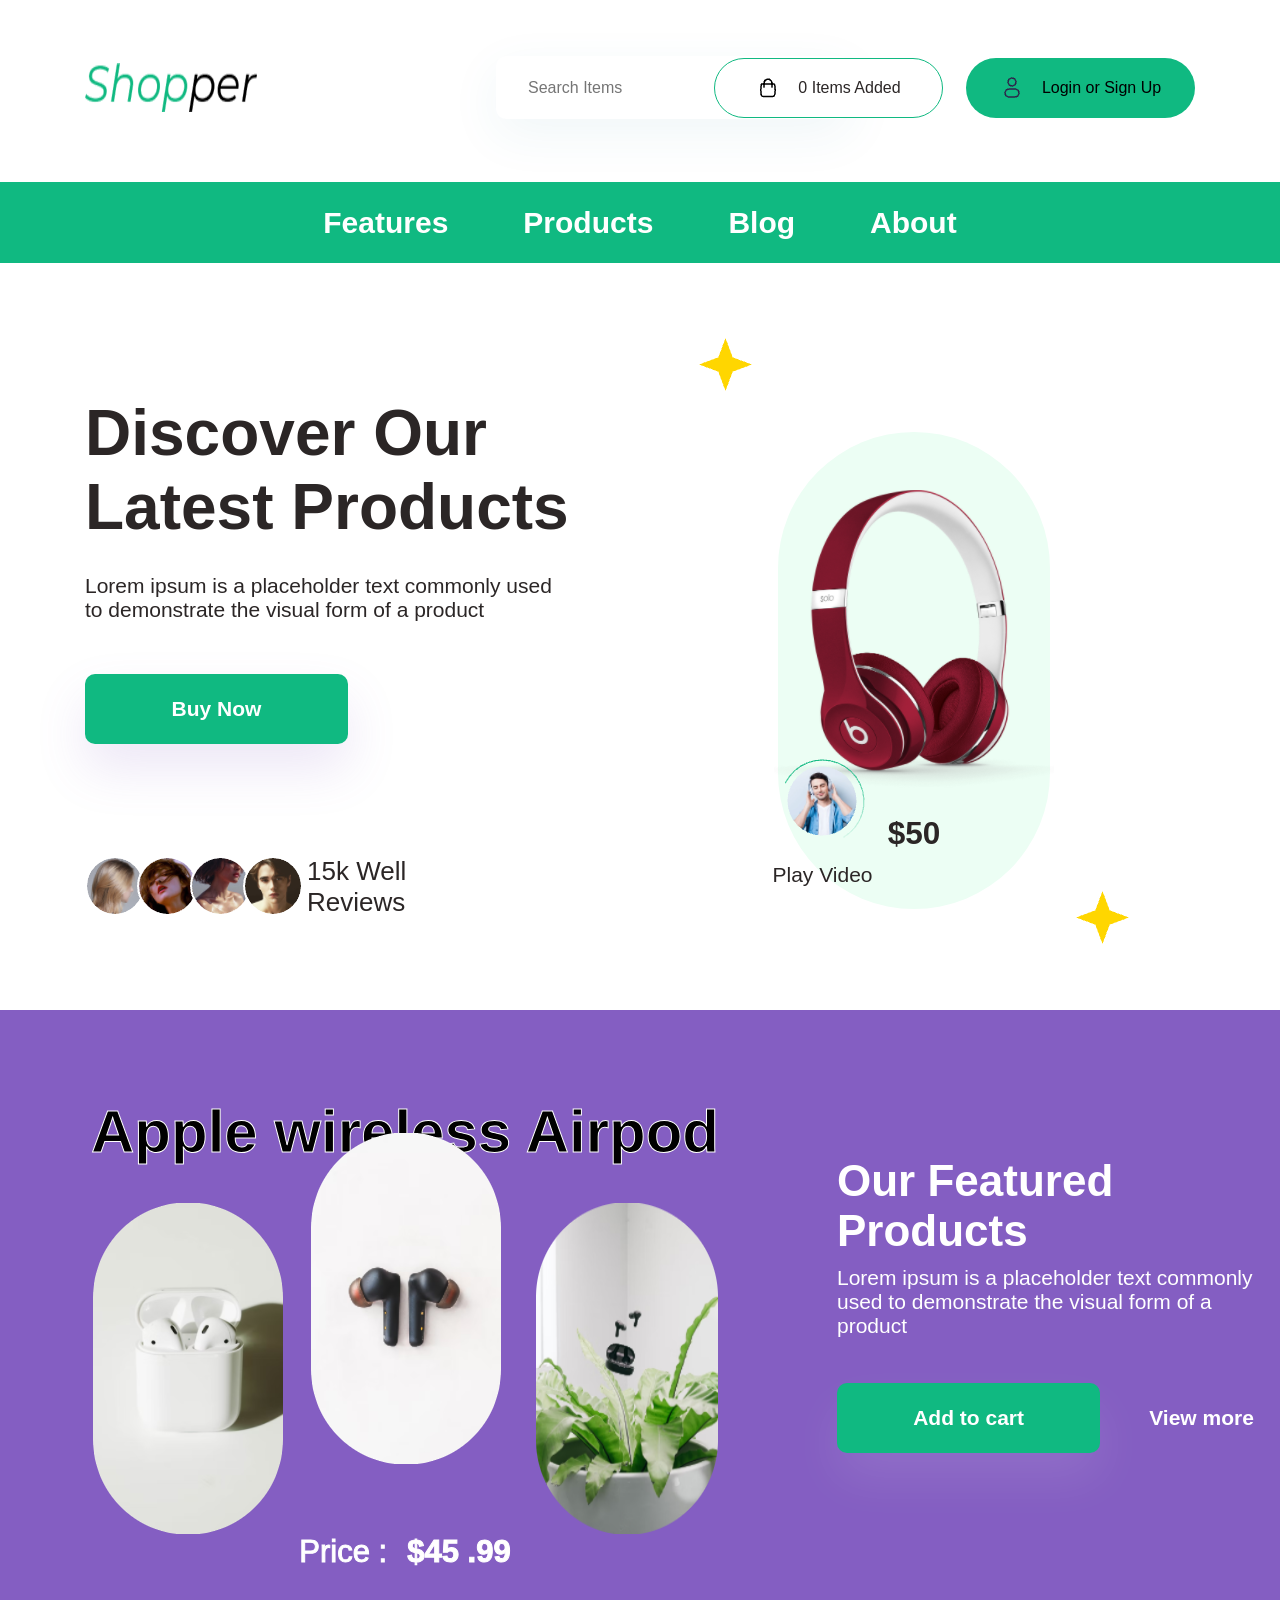
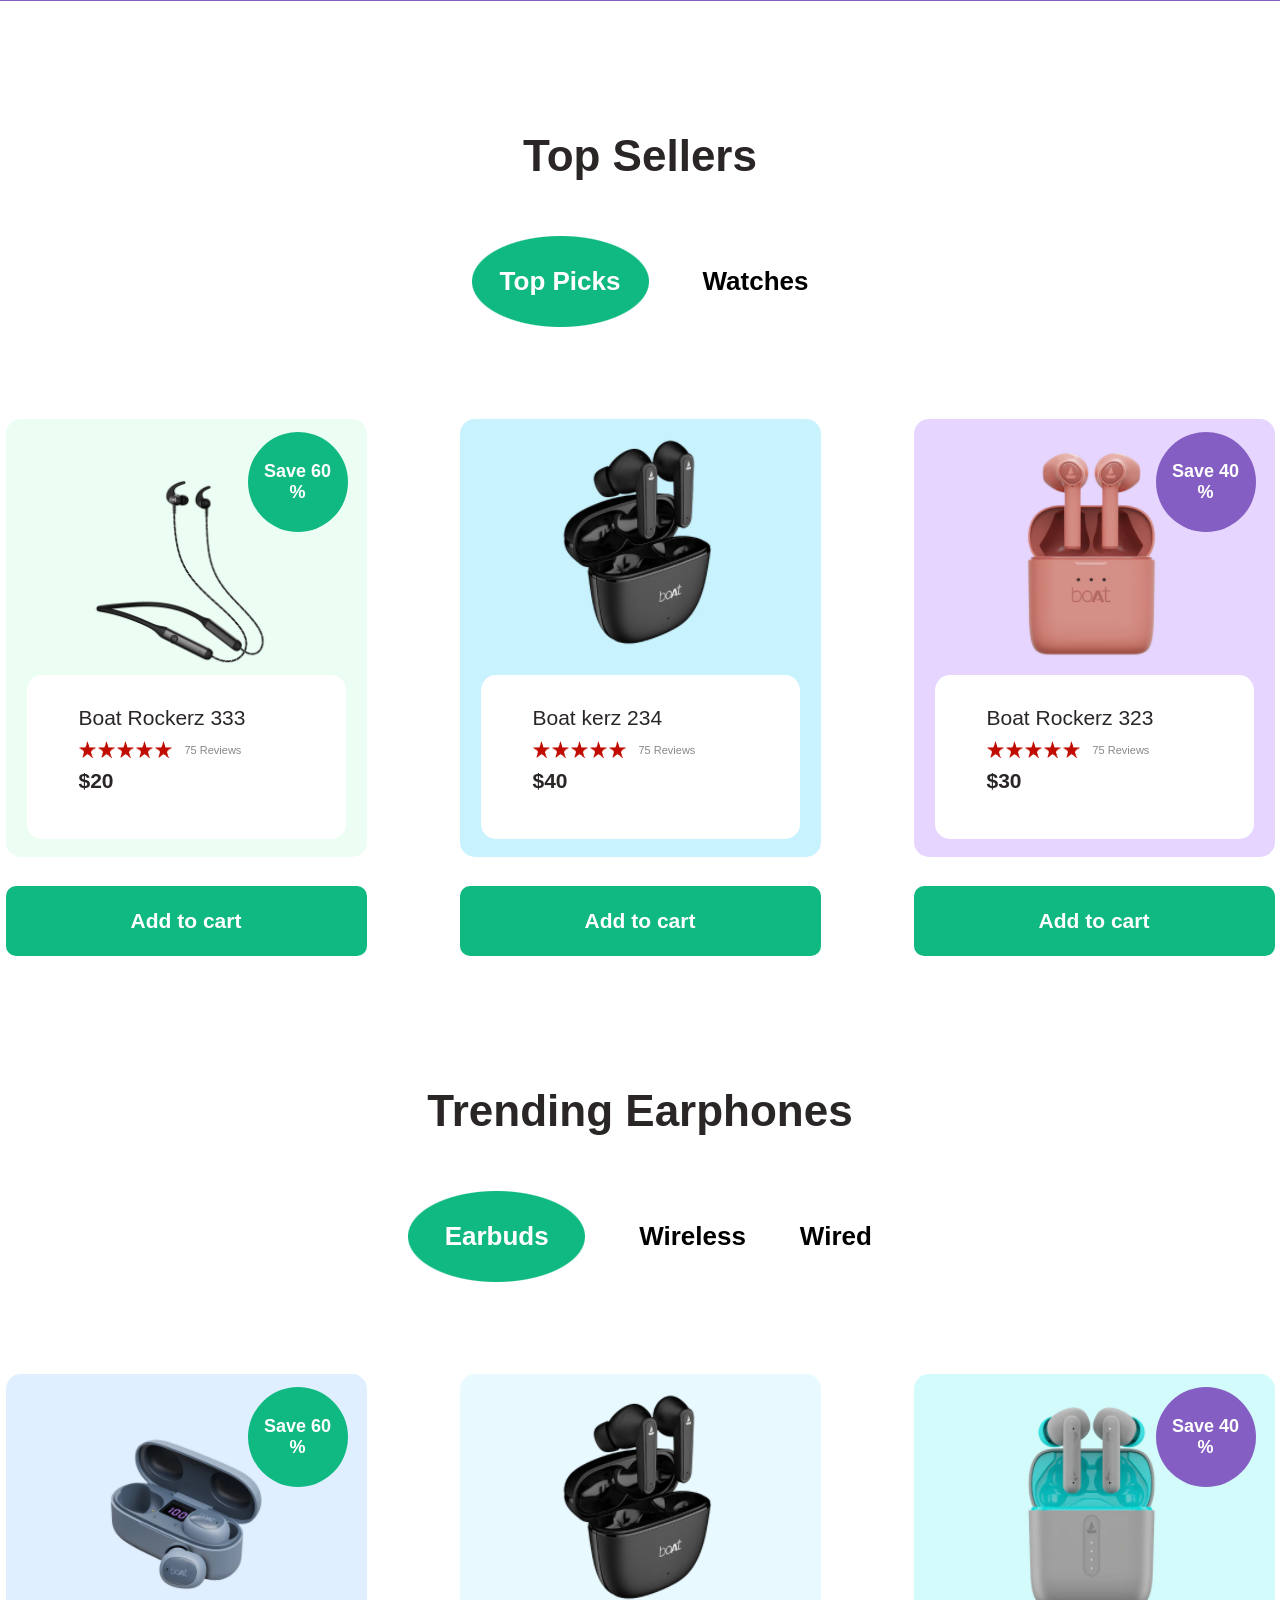
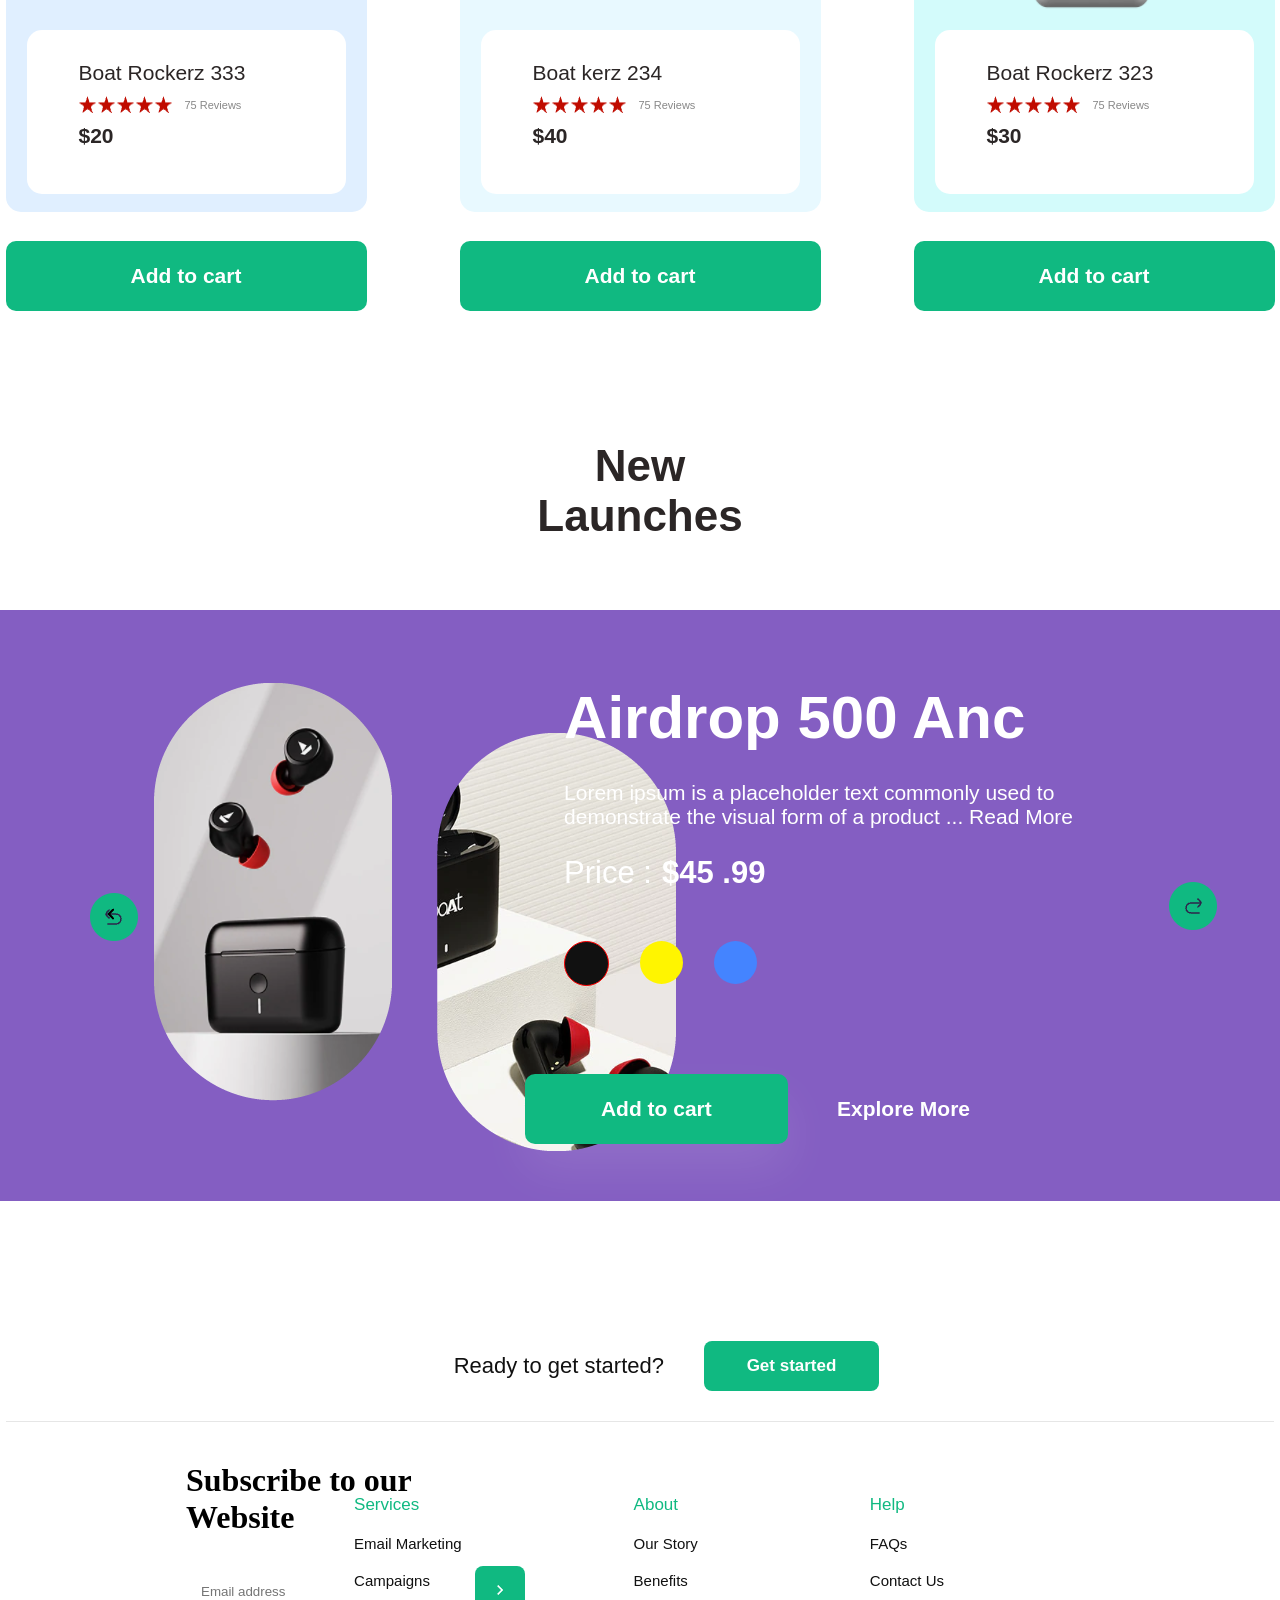
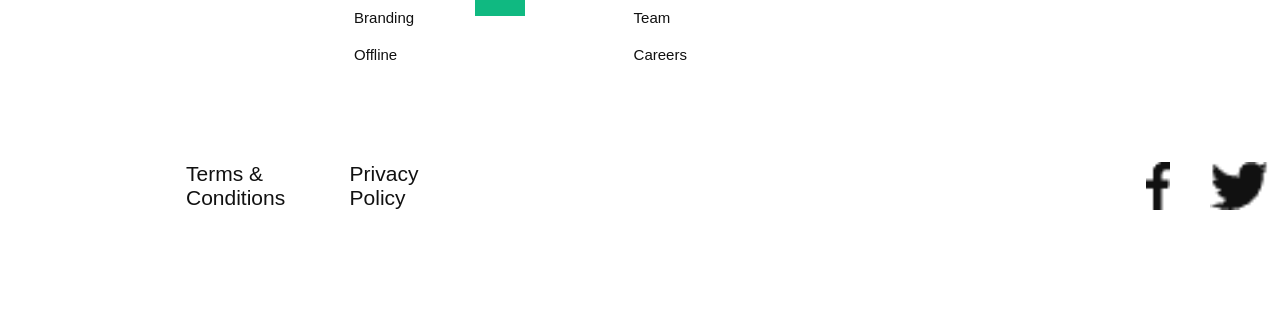
<file: Shoper/index.html>
<!DOCTYPE html>
<html lang="en">
<head>
    <meta charset="UTF-8">
    <meta name="viewport" content="width=device-width, initial-scale=1.0">
    <title>Document</title>
    <link rel="stylesheet" href="style.css">
</head>
<body>
    
    <section class="sec_1">
        <header>
            <img class="img_logo" src="Shopper.png" alt="">

            <div class="input-wrapper">

            <input  type="text" placeholder="Search Items">
            <button class="btn-search">
                <img src="search.png" alt="">
            </button>

             </div>

            <div class="container_1">

                <button class="product-button">
                    <img src="Shopping-bag.png" alt="">
                    0 Items Added
                </button>

                <button class="login-button">
                    <img src="Profile 1.png" alt="">
                    Login or Sign Up</button>
            </div>
        </header>
        
        <div class="wrapper-header">
            <h1>Features </h1>
            <h1>Products</h1>
            <h1>Blog</h1>
            <h1>About</h1>
        </div>

        <div class="wrapper-text_1">
            <h1>Discover Our <br>
                 Latest  Products</h1>
            <p>Lorem ipsum is a placeholder text commonly used <br>
                 to demonstrate the visual form of a product</p>

                 <button>Buy Now</button>
        </div>

     

        
              
 
                <div class="wrapper-bg">
                        
                     <img src="image 6.png" alt="">
                     <h1>$50</h1>
                </div>
                <div class="wrapper-ico">
                <img src="Star 1.png" alt="">
                <img src="Star 1.png" alt="">
            </div>
           
            <div class="wrapper-play">
                <img src="Group 9.png" alt="">
                <h1>Play Video</h1>
            </div>

            <div class="wrapper-face">
                <div>
                <img src="Ellipse1.png" alt="">
                <img src="Ellipse 2.png" alt="">
                <img src="Ellipse3.png" alt="">
                <img src="Ellipse4.png" alt="">
            
            </div>

            <div>
                <h1>15k Well <br> 
                    Reviews</h1>
                
                </div>

            </div>

          
            
       
    </section>

    <section class="sec_2">

          <div class="wrapper-apple">
            <h1>Apple wireless Airpod</h1>
           <div class="wrapper-appleitem">
              <img src="Rectangle 17.png" alt="">
              <img src="Rectangle 16.png" alt="">
              <img src="Rectangle 15.png" alt="">
           </div>
           <div class="wrapper-text_3">
           <h1>Price :</h1>
           <h1>$45 .99</h1>
        </div>
          </div>

          <div class="wrapper-ourproducts">
            <h1>Our Featured Products</h1>
            <p>Lorem ipsum is a placeholder text commonly <br>
                 used to demonstrate the visual form of a <br>
                 product</p>

                 <div class="wrapper-btn">
                 <button>Add to cart</button>
                 <p>View more</p>
                 </div>
          </div>

          

    </section>

        <section class="sec_3">

             <div class="container_2">
                 <h1>Top Sellers</h1>
                     <div class="wrapper-text_2">

                        <div class="elips">Top Picks</div>
                        <p>Watches</p>

                    </div>
          </div>

          <div class="container_3">

                   <div class="container_4">

                 <div class="wrapper-cart">
              
                <div class="circle">
                    <h1>Save 60</h1>
                    <h1> %</h1>
                </div>
                <img src="image 12.png" alt="">
                <div class="wrpper-minicart">
                   
                    <h1>Boat Rockerz 333</h1>
                    <div class="container_5">
                        <div class="wrapper-star">
                          <img src="Star 3.png" alt="">
                          <img src="Star 3.png" alt="">
                          <img src="Star 3.png" alt="">
                          <img src="Star 3.png" alt="">
                          <img src="Star 3.png" alt="">
                          
                        </div>
                        <p>75 Reviews</p>
                    </div>
                    <p>$20</p>
                </div>
            </div>
            <button>Add to cart</button>
        </div>

        <div class="container_4">
            <div class="wrapper-cart2">
               
                <img src="image 14.png" alt="">
                <div class="wrpper-minicart">
                    
                    <h1>Boat kerz 234</h1>
                    <div class="container_5">
                        <div class="wrapper-star">
                          <img src="Star 3.png" alt="">
                          <img src="Star 3.png" alt="">
                          <img src="Star 3.png" alt="">
                          <img src="Star 3.png" alt="">
                          <img src="Star 3.png" alt="">
                          
                        </div>
                        <p>75 Reviews</p>
                    </div>
                    <p>$40</p>

                </div>
            </div>
            <button>Add to cart</button>
        </div>

        <div class="container_4">
            <div class="wrapper-cart3">
                <div class="circle2">
                    <h1>Save 40</h1>
                    <h1> %</h1>
                </div>
                <img src="image 1.png" alt="">
                <div class="wrpper-minicart">
                    
                    <h1>Boat Rockerz 323</h1>
                    <div class="container_5">
                        <div class="wrapper-star">
                          <img src="Star 3.png" alt="">
                          <img src="Star 3.png" alt="">
                          <img src="Star 3.png" alt="">
                          <img src="Star 3.png" alt="">
                          <img src="Star 3.png" alt="">
                          
                        </div>
                        <p>75 Reviews</p>
                    </div>
                    <p>$30</p>

                </div>
            </div>
            <button>Add to cart</button>
          </div>
</div>




<div class="container_2">
    <h1>Trending Earphones</h1>
        <div class="wrapper-text_2">

           <div class="elips">Earbuds</div>
           <p>Wireless</p>
           <p>Wired</p>

       </div>
</div>




<div class="container_3">

    <div class="container_4">

  <div class="wrapper-cart4">

 <div class="circle">
     <h1>Save 60</h1>
     <h1> %</h1>
 </div>
 <img src="image 15.png" alt="">
 <div class="wrpper-minicart">
    
     <h1>Boat Rockerz 333</h1>
     <div class="container_5">
         <div class="wrapper-star">
           <img src="Star 3.png" alt="">
           <img src="Star 3.png" alt="">
           <img src="Star 3.png" alt="">
           <img src="Star 3.png" alt="">
           <img src="Star 3.png" alt="">
           
         </div>
         <p>75 Reviews</p>
     </div>
     <p>$20</p>
 </div>
</div>
<button>Add to cart</button>
</div>

<div class="container_4">
<div class="wrapper-cart5">

 <img src="image 14.png" alt="">
 <div class="wrpper-minicart">
     
     <h1>Boat kerz 234</h1>
     <div class="container_5">
         <div class="wrapper-star">
           <img src="Star 3.png" alt="">
           <img src="Star 3.png" alt="">
           <img src="Star 3.png" alt="">
           <img src="Star 3.png" alt="">
           <img src="Star 3.png" alt="">
           
         </div>
         <p>75 Reviews</p>
     </div>
     <p>$40</p>

 </div>
</div>
<button>Add to cart</button>
</div>

<div class="container_4">
<div class="wrapper-cart6">
 <div class="circle2">
     <h1>Save 40</h1>
     <h1> %</h1>
 </div>
 <img src="image 16.png" alt="">
 <div class="wrpper-minicart">
     
     <h1>Boat Rockerz 323</h1>
     <div class="container_5">
         <div class="wrapper-star">
           <img src="Star 3.png" alt="">
           <img src="Star 3.png" alt="">
           <img src="Star 3.png" alt="">
           <img src="Star 3.png" alt="">
           <img src="Star 3.png" alt="">
           
         </div>
         <p>75 Reviews</p>
     </div>
     <p>$30</p>

 </div>
</div>
<button>Add to cart</button>
</div>
</div>


<div class="wrapper-text_4">
    <h1>New</h1>
    <h1>Launches</h1>
    
</div>
        
        </section>


        <section class="sec_2">

            <div class="wrapper-img">
                <img src="Group 36.png" alt="">
                <img src="Group 32.png" alt="">
            </div>

            <div class="wrapper-text_5">
                <h1>Airdrop 500 Anc</h1>
                <p>Lorem ipsum is a placeholder text commonly used to <br>
                     demonstrate the visual form of a product ... Read More</p>
                <div class="wraper-flex">
                    <h1>Price :</h1>
                    <p>$45 .99</p>
                </div>

                <div class="wrapper-flex1">
                    <div class="cr1"></div>
                    <div class="cr2"></div>
                    <div class="cr3"></div>
                </div>
                
                
            </div>

                   <div class="container_6">

                    <div class="wrapper-btn">
                    <button>Add to cart</button>
                    <p>Explore More</p>
                    </div>

                </div>
                 
                <div class="wrapper-img2">
                    <img src="Group 34.png" alt="">
                </div>


               
        </section> 
        
        <div class="wrapper-flex2">
                    <h1>Ready to get started?</h1>
                    <button>Get started</button>
                </div>
               <div class="wrapper-center">
                <div class="border"></div>
            </div>

            <div class="wrapper-ipt">
                <h1>Subscribe to our <br>
                    Website</h1>

                    <div class="wrapper-btn2">
                        <input type="text" placeholder="Email address">
                        <button>
                            <img src="str.png" alt="">
                        </button>
                    </div>

                    <div class="wrapper-text_6">
                        <p>Terms & Conditions</p>
                        <p>Privacy Policy</p>
                        <div class="wrapper-ico2">
                            <img src="001-facebook.png" alt="">
                            <img src="Path.png" alt="">
                            <img src="004-instagram.png" alt="">
                        </div>
                    </div>

            </div>

            <div class="wrapper-ul">
                <ul>
                    <li><span>Services</span></li>
                    <li>Email Marketing</li>
                    <li>Campaigns</li>
                    <li>Branding</li>
                    <li>Offline</li>
                </ul>

                <ul>
                    <li><span>About</span></li>
                    <li>Our Story</li>
                    <li>Benefits</li>
                    <li>Team</li>
                    <li>Careers</li>
                </ul>

                <ul>
                    <li><span>Help</span></li>
                    <li>FAQs</li>
                    <li>Contact Us</li>
                  
                </ul>
            </div>
</body>
</html>
</file>
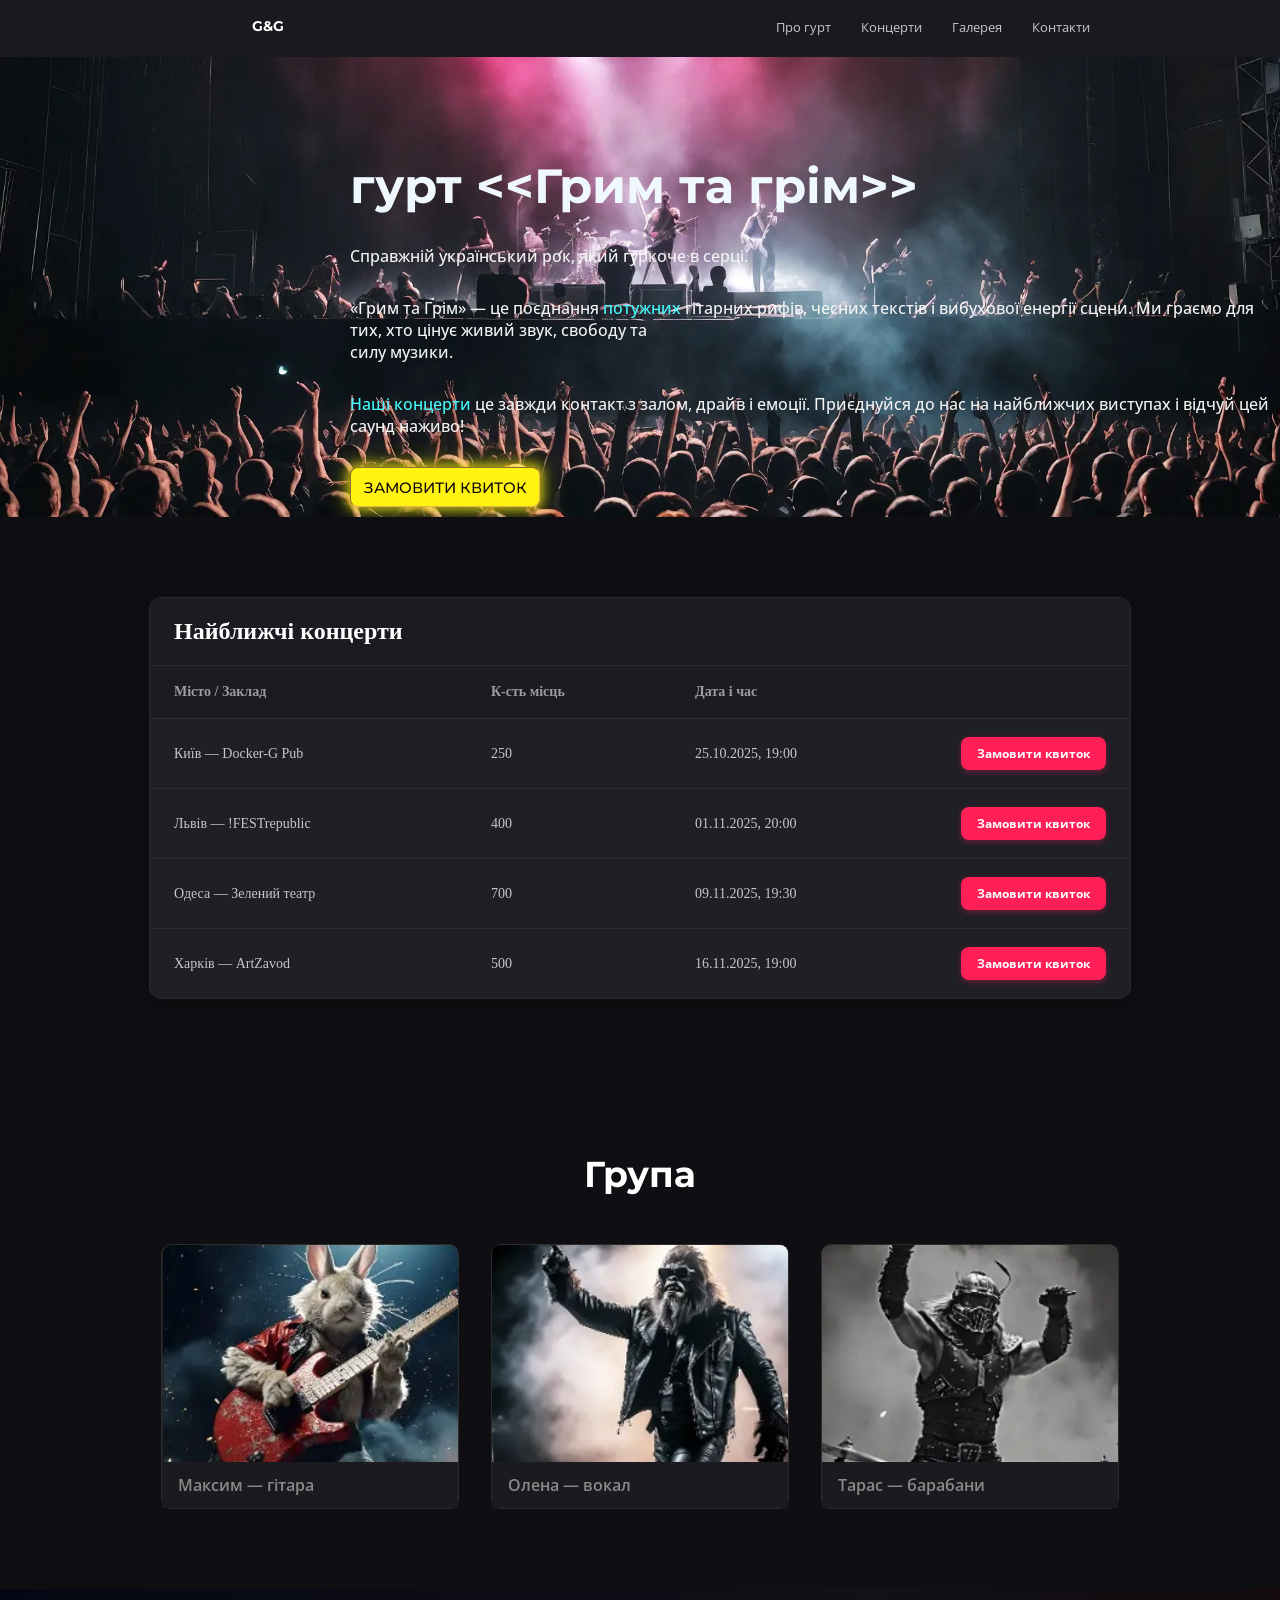
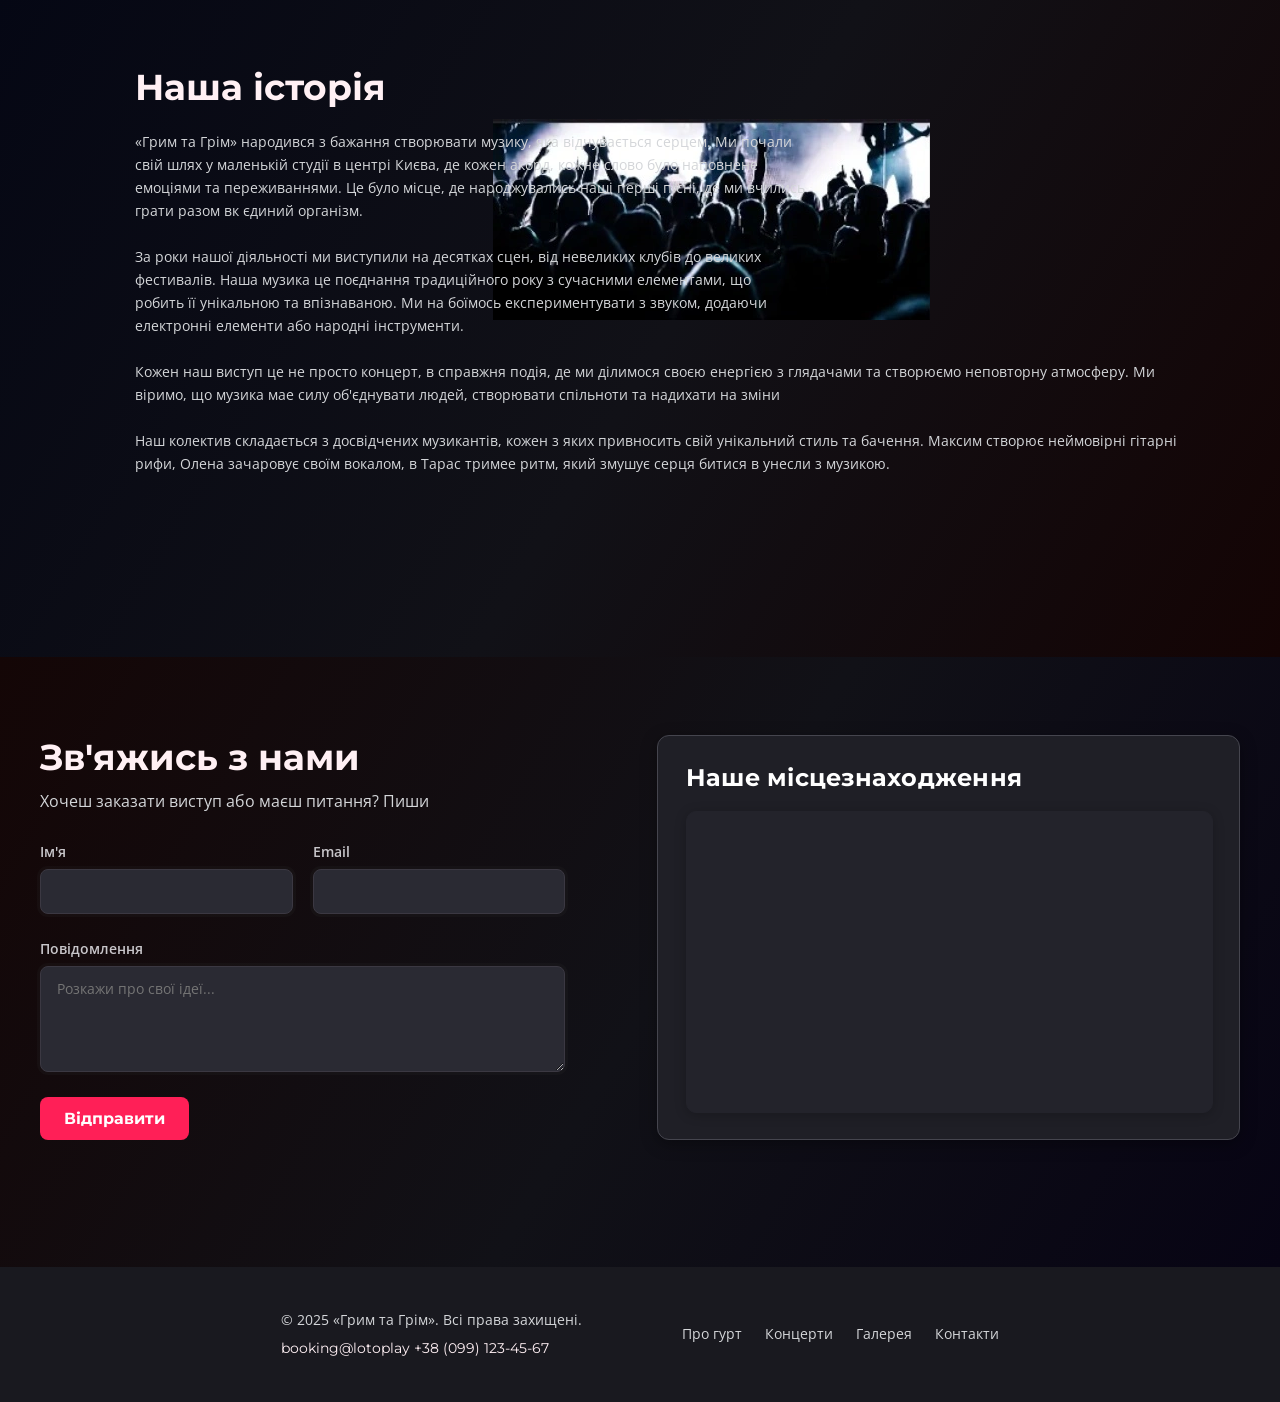
<file: Test/index.html>
<!DOCTYPE html>
<html lang="en">
<head>
    <meta charset="UTF-8">
    <meta name="viewport" content="width=device-width, initial-scale=1.0, maximum-scale=5.0, user-scalable=yes">
    <title>Грим та Грім - Український рок гурт</title>
    <meta name="description" content="Офіційний сайт рок гурту Грим та Грім. Концерти, музика, історія групи. Замовляйте квитки на виступи.">
    <meta name="keywords" content="рок музика, український рок, концерти, квитки, Грим та Грім">
    <link rel="preconnect" href="https://fonts.googleapis.com">
    <link rel="preconnect" href="https://fonts.gstatic.com" crossorigin>
    <link href="https://fonts.googleapis.com/css2?family=Montserrat:wght@400;600;700&family=Open+Sans:wght@400;600&display=swap" rel="stylesheet">
    <link rel="stylesheet" href="style.css">
    <script src="script.js" defer></script>
</head>
<body>
    
     <header>
      <h2>G&G</h2>
      <nav>
        <ul>
            <li><a href="#group" onclick="scrollToSection('group')">Про гурт</a></li>
            <li><a href="#concerts" onclick="scrollToSection('concerts')">Концерти</a></li>
            <li><a href="#history" onclick="scrollToSection('history')">Галерея</a></li>
            <li><a href="#call" onclick="scrollToSection('call')">Контакти</a></li>
        </ul>
      </nav>
     </header>

     <main>
       <picture>
        
            <h1>гурт <<Грим та грім>> </h1>
            <p>Справжній український рок, який гуркоче в серці.</p>
            <p>«Грим та Грім» — це поєднання <span>потужних</span> гітарних рифів, чесних текстів і вибухової енергії сцени. Ми граємо для тих, хто цінує живий звук, свободу та <br>
                 силу музики.</p>
            <p><span>Наші концерти</span> це завжди контакт з залом, драйв і емоції. Приєднуйся до нас на найближчих виступах і відчуй цей саунд наживо!</p>
            <button id="hero-btn" onclick="openTicketModal()">ЗАМОВИТИ КВИТОК</button>
       
       </picture>

      <section class="concerts" id="concerts">
         <div class="wrapper-concerts">
          <div class="table-container">
            <table class="concerts-table" aria-label="Найближчі концерти">
                
              <caption class="table-title">Найближчі концерти</caption>
              <thead>
                <tr>
                  <th scope="col">Місто / Заклад</th>
                  <th scope="col">К-сть місць</th>
                  <th scope="col">Дата і час</th>
                  <th scope="col" class="th-action"> </th>
                </tr>
              </thead>
              <tbody>
                <tr>
                  <td>Київ — Docker-G Pub</td>
                  <td>250</td>
                  <td>25.10.2025, 19:00</td>
                  <td class="action"><a class="btn-ticket" href="#" onclick="openTicketModal(event)">Замовити квиток</a></td>
                </tr>
                <tr>
                  <td>Львів — !FESTrepublic</td>
                  <td>400</td>
                  <td>01.11.2025, 20:00</td>
                  <td class="action"><a class="btn-ticket" href="#" onclick="openTicketModal(event)">Замовити квиток</a></td>
                </tr>
                <tr>
                  <td>Одеса — Зелений театр</td>
                  <td>700</td>
                  <td>09.11.2025, 19:30</td>
                  <td class="action"><a class="btn-ticket" href="#" onclick="openTicketModal(event)">Замовити квиток</a></td>
                </tr>
                <tr>
                  <td>Харків — ArtZavod</td>
                  <td>500</td>
                  <td>16.11.2025, 19:00</td>
                  <td class="action"><a class="btn-ticket" href="#" onclick="openTicketModal(event)">Замовити квиток</a></td>
                </tr>
              </tbody>
            </table>
          </div>
        </div>
      </section>

      <section class="group" id="group">
         <h2>Група</h2>
         <div class="container-img">
            <div class="member-card">
               <div class="mk-img"></div>
               <div class="member-label">Максим — гітара</div>
            </div>
            <div class="member-card">
               <div class="ol-img"></div>
               <div class="member-label">Олена — вокал</div>
            </div>
            <div class="member-card">
               <div class="tr-img"></div>
               <div class="member-label">Тарас — барабани</div>
            </div>
         </div>
      </section>
      

      <section class="history" id="history">
       <div class="wrapper-text">
        <h2>Наша історія</h2>
        <p>«Грим та Грім» народився з бажання створювати музику, яка відчувається серцем. Ми почали <br>
             свій шлях у маленькій студії в центрі Києва, де кожен акорд, кожне слово було наповнене <br>
              емоціями та переживаннями. Це було місце, де народжувались наші перші пісні, де ми вчились <br>
               грати разом вк єдиний організм.</p>
        <p>За роки нашої діяльності ми виступили на десятках сцен, від невеликих клубів до великих <br>
             фестивалів. Наша музика це поєднання традиційного року з сучасними елементами, що <br>
              робить її унікальною та впізнаваною. Ми на боїмось експериментувати з звуком, додаючи <br>
               електронні елементи або народні інструменти.</p>
        <p>Кожен наш виступ це не просто концерт, в справжня подія, де ми ділимося своєю енергією з глядачами та створюємо неповторну атмосферу. Ми <br>
            віримо, що музика мае силу об'єднувати людей, створювати спільноти та надихати на зміни</p>
        <p>Наш колектив складається з досвідчених музикантів, кожен з яких привносить свій унікальний стиль та бачення. Максим створює неймовірні гітарні <br>
             рифи, Олена зачаровує своїм вокалом, в Тарас тримее ритм, який змушує серця битися в унесли з музикою.</p>
       </div>
       <img src="history-img.webp" alt="Історія гурту Грим та Грім" loading="lazy">
      </section>
       <section class="call" id="call">
         <div class="call-container">
            <div class="contact-form">
               <h2>Зв'яжись з нами</h2>
               <p>Хочеш заказати виступ або маєш питання? Пиши</p>
               
               <form class="form" id="contact-form" onsubmit="handleFormSubmit(event)">
                  <div class="form-row">
                     <div class="form-group">
                        <label for="name">Ім'я</label>
                        <input type="text" id="name" name="name" required minlength="2" maxlength="50">
                        <span class="error-message" id="name-error"></span>
                     </div>
                     <div class="form-group">
                        <label for="email">Email</label>
                        <input type="email" id="email" name="email" required>
                        <span class="error-message" id="email-error"></span>
                     </div>
                  </div>
                  <div class="form-group">
                     <label for="message">Повідомлення</label>
                     <textarea id="message" name="message" placeholder="Розкажи про свої ідеї..." required minlength="10" maxlength="500"></textarea>
                     <span class="error-message" id="message-error"></span>
                  </div>
                  <button type="submit" class="btn-submit">Відправити</button>
               </form>
            </div>
            <div class="map-section">
               <h3>Наше місцезнаходження</h3>
               <div class="map-container">
                  <iframe src="https://www.google.com/maps/embed?pb=!1m18!1m12!1m3!1d2540.5!2d30.5234!3d50.4501!2m3!1f0!2f0!3f0!3m2!1i1024!2i768!4f13.1!3m3!1m2!1s0x40d4ce4b8c8c8c8c%3A0x8c8c8c8c8c8c8c8c!2sKyiv!5e0!3m2!1sen!2sua!4v1234567890" width="100%" height="300" style="border:0;" allowfullscreen="" loading="lazy" referrerpolicy="no-referrer-when-downgrade"></iframe>
               </div>
            </div>
         </div>
       </section>
     </main>

     <footer>
        <p>© 2025 «Грим та Грім». Всі права захищені.</p>
        <h2>booking@lotoplay +38 (099) 123-45-67</h2>
        <div class="wrapper-text3">
           <p onclick="scrollToSection('group')">Про гурт</p>
           <p onclick="scrollToSection('concerts')">Концерти</p>
           <p onclick="scrollToSection('history')">Галерея</p>
           <p onclick="scrollToSection('call')">Контакти</p>
        </div>
     </footer>

    
     <div id="ticket-modal" class="modal" style="display: none;">
        <div class="modal-backdrop" onclick="closeTicketModal()"></div>
        <div class="modal-content">
           <button class="modal-close" onclick="closeTicketModal()">&times;</button>
           <h3>Замовлення квитка</h3>
           <form id="ticket-form" onsubmit="handleTicketSubmit(event)">
              <div class="form-group">
                 <label for="ticket-venue">Місто / Заклад</label>
                 <input type="text" id="ticket-venue" name="venue" readonly>
              </div>
              <div class="form-group">
                 <label for="ticket-date">Дата і час</label>
                 <input type="text" id="ticket-date" name="date" readonly>
              </div>
              <div class="form-row">
                 <div class="form-group">
                    <label for="ticket-name">Ім'я</label>
                    <input type="text" id="ticket-name" name="name" required>
                 </div>
                 <div class="form-group">
                    <label for="ticket-email">Email</label>
                    <input type="email" id="ticket-email" name="email" required>
                 </div>
              </div>
              <div class="form-group">
                 <label for="ticket-quantity">Кількість квитків</label>
                 <select id="ticket-quantity" name="quantity" required>
                    <option value="1">1 квиток</option>
                    <option value="2">2 квитки</option>
                    <option value="3">3 квитки</option>
                    <option value="4">4 квитки</option>
                    <option value="5">5 квитків</option>
                 </select>
              </div>
              <button type="submit" class="btn-submit">Підтвердити замовлення</button>
           </form>
        </div>
     </div>

</body>
</html>
</file>
<file: bank/style.css>
*{
    padding: 0;
    margin: 0;
}
body{
    width: 100vw;
    height: 9615px;
    box-sizing: border-box;
    padding-top:148px;
    padding-left: 68px;
    font-family: 'Roboto',sans-serif;
}
.container-hero h2{
    font-size: 16px;
    font-weight: 400;
    color: rgba(18, 22, 30, 1);
    margin-left: 16px;
   
}
.container-hero h1{
    font-size: 68px;
    font-weight: 400;
    color: rgba(18, 22, 30, 1);
    line-height: 72px;
    margin-top: 32px;
}
.container-hero p{
    font-size: 24px;
font-weight: 400;
color: rgba(87, 90, 100, 1);

margin-top: 8px;
}
.wrapper-btn{
    display: flex;
    align-items: center;
    gap: 40px;
    margin-top: 17px;
}
.wrapper-btn button{
    display: flex;
    align-items: center;
    justify-content: center;
    gap: 4px;
    cursor: pointer;
    width: 163px;
height: 44px;
font-size: 16px;
font-weight: 400;
color: rgba(255, 255, 255, 1);
border: none;
border-radius: 8px;
box-shadow: 0px 0px 0px 0px rgba(17, 26, 74, 1);
background: rgba(17, 26, 74, 1);
transition: linear 0.1s;
}
.wrapper-btn button:hover{
    background: rgb(49, 61, 129);  
}
.wrapper-btn button:active{
    transform: scale(1.1);
}

.wrapper-btn h2{
    color: rgba(35, 39, 48, 1); 
    cursor: pointer;
}
.wrapper-wind{
    position: absolute;
    right: 80px;
    width: 491px;
    height: 144px;
    border-radius: 8px;
    box-shadow: 0px 40px 32px 0px rgba(0, 0, 0, 0.02);
    background: rgba(17, 26, 74, 1);  
}
.hero-img{
   margin-top: 49px;
  display: flex;
  justify-content: center;
}
.sec-1{
    position: absolute;
    left: 0;
    margin-top: 144px;
    box-sizing: border-box;
    padding-top:74px;
    padding-left: 68px;
    width: 100vw;
    height: 1050px;
    background: rgba(238, 244, 251, 1);
}
.span-1{
    font-size: 12px;
    font-weight: 400;
    color: rgba(193, 170, 241, 1); 
}
code{
    font-size: 12px;
font-weight: 400;
color: rgba(255, 255, 255, 1);
line-height: 18px;
}
.span-2{
    color: rgba(171, 230, 238, 1);
}
.span-3{
    color: rgba(245, 198, 140, 1); 
}
.wrapper-text1{
    position: relative;
}
.wrapper-text1 h3{
    font-size: 16px;
    font-weight: 400;
    line-height: 20px;
    color: rgba(18, 22, 30, 1);
    margin-left: 16px;
}
.wrapper-text1 h1{
    margin-top: 24px;
    font-size: 54px;
    font-weight: 400;
    line-height: 60px;
    color: rgba(18, 22, 30, 1); 
}
.wrapper-text1 h2{
    margin-top: 97px;
    color: rgba(18, 22, 30, 1);  
    font-size: 24px;
font-weight: 400;
line-height: 32px;
}
.wrapper-text1 p{
    font-size: 24px;
    font-weight: 400;
    line-height: 32px; 
    color: rgba(124, 127, 136, 1);
}
.wrapper-text3{
    position: absolute;
    top: 191px;
    right: 424px;
    text-align: start;
}

.border-1{
    width: 166px;
    border: inset 1px rgba(0, 0, 0, 0.2);;
}
.wrapper-border{
    margin-top: 69px;
    display: flex;
    flex-direction: column;
    gap:18px;
}
.wraperr-br{
   display: flex;
   flex-direction: column;
   justify-content: start;
}
.wrapper-text3 h3{
    margin: 0;
}
.wraperr-br1{
    margin-top:78px;
}
.wrapper-img{
    position: absolute;
    right: 83px;
    top: 191px;
}
.wrapper-text5{
    margin-top: 1370px;
    text-align: center;
}
.wrapper-text5 h1{
    
    font-size: 24px;
    font-weight: 400;
    color: rgba(18, 22, 30, 1);
}
.wrapper-text6{
    margin-top: 33px;
    display: flex;
    justify-content: center;
    align-items: center;
    gap: 9px;
}
.wrapper-text6 h2,.wrapper-text6 p{
    font-size: 16px;
    font-weight: 400;
}
.wrapper-text6 h2{
    color: rgba(18, 22, 30, 1);
}
.wrapper-text6 p{
color: rgba(124, 127, 136, 1);
}
.wrapper-br1{
    /* Rectangle */
width: 1063.88px;
height: 1px;
background: rgba(227, 228, 232, 1);
}
.wrapper-brlg{
    margin-top: 90px;
    display: flex;
    justify-content: center;  
}
.wrapper-text5 img{
    margin-top: 13px;
}
.wrapper-text7{
    margin-top: 112px;
}
.wrapper-text7 h3{
    font-size: 15px;
    font-weight: 400;
    color: rgba(18, 22, 30, 1);
}
.wrapper-text7 h1{
    margin-top: 26px;
    color: rgba(18, 22, 30, 1);
    font-size: 36px;
    font-weight: 400;  
}
.wrapper-text7 h2{
    font-size: 24px;
    font-weight: 400;
    color: rgba(18, 22, 30, 1);
    margin-top: 102px;

}
.wrapper-text7 p{
    font-size: 16px;
    font-weight: 400;
    color: rgba(87, 90, 100, 1);  
}
.wrapper-a{
    margin-top: 25px;
    display: flex;
    align-items: center;
    
}
.wrapper-a img{
margin-left: 4px;
}
.wrapper-a a{
    margin-left:21px;
    text-decoration: none;
    font-size: 16px;
font-weight: 400;
color: rgba(18, 22, 30, 1);
transition: linear 0.1s;
}
.wrapper-a a:hover{
    color: rgb(45, 48, 54);
transform: scale(1.1);
}
.wrapper-a a:nth-child(1){
    margin:0;
}
.wrapper-wind1{
   margin-top: 33px;
width: 516px;
height: 180px;
border-radius: 8px;
box-shadow: 0px 40px 32px 0px rgba(0, 0, 0, 0.02);
background: rgba(17, 26, 74, 1);
}
.wrapper-wind2{
margin-top: 33px;
width: 516px;
height: 108px; 
border-radius: 8px;
box-shadow: 0px 40px 32px 0px rgba(0, 0, 0, 0.02);
background: rgba(17, 26, 74, 1);
}
.wrapper-card{
position: absolute;
right: 0;   /* Вихід за межі viewport */
width: 552px;
height: 1623px;
background: rgba(246, 246, 248, 1);
overflow: hidden;

}
.wrapper-card img{
    position: absolute;
   margin-top: 229px;
   left: 100px;
}
.sec-2{
    position: absolute;
    left: 0;
    margin-top: 443px;
    box-sizing: border-box;
    padding-left: 69px;
width: 100vw;
height: 670px;  
background: rgba(17, 26, 74, 1);
}

.sec-2 h2{
    margin-top: 73px;
    font-size: 16px;
    font-weight: 400;
    color: rgba(255, 255, 255, 1);   
}
.sec-2 h1{
    margin-top: 24px;
    font-size: 32px;
font-weight: 400;
color: rgba(255, 255, 255, 1);
}
.sec-2 a{
    text-decoration: none;
    font-size: 16px;
font-weight: 400;
color: rgba(255, 255, 255, 1);
}
.wrapper-aimg{
    display: flex;
    align-items: center;
    gap: 4px;
    margin-top:104px;
}
.wrapper-text8{
    margin-top:109px;
    display: flex;
    justify-content: center;
    gap:45px;
}
.wrapper-text8 h3{
    font-size: 20px;
    font-weight: 400;  
    color: rgba(255, 255, 255, 1);
}
.wrapper-text8  p{
    margin-top: 12px;
    font-size: 16px;
font-weight: 400;
color: rgba(255, 255, 255, 0.6);
}
.wrapper-text9{
   margin-top: 1245px;

}
.span-4{
    font-size: 31px;
    font-weight: 400;  
    color: rgba(124, 127, 136, 1);
}
.wrapper-text9 h2{
    font-size: 15px;
    font-weight: 400;
    color: rgba(18, 22, 30, 1);
}
.wrapper-text9 h1{
    margin-top: 24px;
    font-size: 32px;
font-weight: 400;
color: rgba(18, 22, 30, 1);
}
.container-card{
margin-top:48px;
  display: grid; 
  grid-template-columns: repeat(auto-fit, minmax(270px, 1fr));
  padding: 30px;
    gap:74px;
    max-width: 1300px;
  width: 100%;
}
.wrapper-card2{
    box-sizing: border-box;
    width: 339px;
height: 316px;
border-radius: 8px;
background: rgba(246, 246, 248, 1);
padding-top:32px;
padding-left: 40px;
}
.wrapper-card2 h1{
    margin-top: 24px;
    font-size: 20px;
font-weight: 400;
color: rgba(18, 22, 30, 1);
}
.wrapper-card2 p{
margin-top:12px;
font-size: 16px;
font-weight: 400;
color: rgba(87, 90, 100, 1);
}



.wrapper-a1{ 
    margin-top: 33px;
    display: flex;
    align-items: center;
    gap:4px;
}

.wrapper-a1 a{
   
    font-size: 16px;
    font-weight: 400;
    color: rgba(18, 22, 30, 1); 
    text-decoration: none;
}

.container-card2{
    position: absolute;
    margin-top: 360px;
    left: 180px;
}
.wrapper-text10{
    margin-top: 227px;
}
.wrapper-text10 h1{
    
    font-size: 32px;
    font-weight: 400;
    color: rgba(18, 22, 30, 1);
}
.wrapper-text10 p{
    margin-top:15px;
    font-size: 32px;
font-weight: 400;
color: rgba(124, 127, 136, 1);
}
.wrapper-center{
    display: flex;
    justify-content: center;
   align-items: center;
}
.sec-3{
    position: absolute;
    margin-top: 470px;
    left: 0;
    width: 100vw;
    height: 799px;  
    background: rgba(17, 26, 74, 1);
    box-sizing: border-box;
    padding-top: 74px;
    padding-left: 84px;
    overflow: hidden;
}
.wrapper-text11 h3{
    font-size: 16px;
    font-weight: 400;
    color: rgba(255, 255, 255, 1);
}
.wrapper-text11 h1{
    margin-top: 26px;
    font-size: 56px;
font-weight: 400;
color: rgba(255, 255, 255, 1);
}
.wrapper-text11 h2{
   margin-top: 46px;
   font-size: 20px;
   font-weight: 400;
   color: rgba(255, 255, 255, 1);
}
.wrapper-text11 p{
    margin-top: 12px;
    font-size: 16px;
font-weight: 400;
color: rgba(255, 255, 255, 0.6);
}
.wrapper-ico{
    margin-top:24px;
    display: flex;
    gap:24px;
}
.wrapper-text11 a{
    text-decoration: none;
    margin-top: 32px;
    font-size: 16px;
font-weight: 400;
color: rgba(255, 255, 255, 1);
display: flex;
align-items: center;
gap: 4px;
}
.wrapper-img2{
    position: absolute;
    top: 118px;
    right: 75px;

}
.wrapper-img2 h1{
   margin-right: 75px;
    color: rgba(255, 255, 255, 1);
    font-size: 20px;
font-weight: 400;
}
.wrapper-img2 img{
position: absolute;
margin-top: 72px;
right: -150px;
 
}
.sec-4{
    position: absolute;
    left: 0;
    margin-top: 1496px;
    width: 100vw;
height: 394px;
background: rgba(238, 239, 242, 1);
box-sizing: border-box;
padding-top:72px;
padding-left: 68px;
}
.sec-4 h1{
    font-size: 53px;
font-weight: 400;
color: rgba(18, 22, 30, 1);
}
.sec-4  p{
    margin-top: 8px;
    font-size: 20px;
    font-weight: 400;
    color: rgba(87, 90, 100, 1);
}
.wrapper-btn2{
    margin-top:47px;
    display: flex;
    gap:40px;
}

.wrapper-btn2 button:nth-child(1){
    width: 163px;
    height: 44px;
    border-radius: 8px;
    box-shadow: 0px 0px 0px 0px rgba(17, 26, 74, 1);
    background: rgba(17, 26, 74, 1);
    font-size: 16px;
font-weight: 400;
color: rgba(255, 255, 255, 1); 
display: flex;
align-items: center;
justify-content: center;
gap:4px;
border: none;
}
.wrapper-btn2 button:nth-child(2){
    width: 151px;
height: 44px;
border-radius: 8px;
background: rgba(255, 255, 255, 1);
border: none;
}
button{
    cursor: pointer;
    transition: linear 0.1s;
}
button:hover{
    transform: scale(1.1);
}
.container-text{
    position: absolute;
    top: 122px;
    right: 88px;
}
.wrapper-text12{
    display: flex;
    align-items: center;
    gap:76px;
}
.wrapper-text12 h1,.wrapper-text13 h1{
    display: flex;
    align-items: center;
    gap: 4px;
    margin-left: -20px;
    font-size: 16px;
font-weight: 400;
color: rgba(18, 22, 30, 1);
}
.wrapper-text12 p,.wrapper-text13 p{
    font-size: 14px;
font-weight: 400;
color: rgba(87, 90, 100, 1);
}
.container-text2{
    position: absolute;
    top: 232px;
    right: 88px;
}
.wrapper-text13{
    display: flex;
    align-items: center;
    gap:162px;
}
.wrapper-ul{
    display: flex;
  
   gap: 176px;
    margin-top:1633px;
}
.wrapper-ul ul{
    margin-top:72px;
    list-style: none;
    display: flex;
    flex-direction: column;
    gap: 32px; 
    cursor: pointer;
}
.wrapper-ul li{
width: 89px;
    font-size: 13px;
    font-weight: 400;
    color: rgba(18, 22, 30, 1);
    transition: linear 0.1s;
}
.wrapper-ul li:hover{
    transform: scale(1.1);
}
.span-5{
    font-size: 16px;
font-weight: 400;
color: rgba(124, 127, 136, 1);
}
.wrapper-ul img{
    position: absolute;
    width: 87px;
height: 19px;
}
.wrapper-li{
    margin: 50px;
}
footer{
    position: absolute;
  margin-top:2476px;
    left: 0;
    width: 100vw;
    height: 50px;
   border-top: inset  rgba(18, 22, 30, 0.1);
   box-sizing: border-box;
  
   padding-left: 68px;
}
.wrapper-ico2{
    margin-top: 25px;
    display: flex;
    gap: 8px;
}
footer p{
    font-size: 14px;
    font-weight: 400;
    color: rgba(18, 22, 30, 1);
}
.wrapper-ico3{
    position: absolute;
    top: 25px;
    right: 68px;
    display: flex;
    gap: 16px;
}
</file>
<file: layout/styles.css>
*{
    padding: 0;
    margin: 0;
}
body{
    font-family: 'Roboto',sans-serif; 
}
a{
    text-decoration: none;
}
button{
    cursor: pointer;
    border: none;
    transition: linear 0.1s;
}
button:active{
transform: scale(1.1);
}
.sec-1{
    position: relative;
    width: 100vw;
    height: 1316px;
}
.wrapper-header{
    position: relative;
    width: 100vw;
height: 45px;
    background: rgba(247, 247, 243, 1); 
    display: flex;
    gap: 8px;
    align-items: center;
    box-sizing: border-box;
    padding-left: 48px;
}
.wrapper-header button{
    width: 70px;
height: 18px;
border-radius: 2px;
background: rgba(217, 217, 211, 1);

}
.wrapper-header h1{
    font-size: 14px;
font-weight: 400;
}

.wrapper-header a{
    font-size: 14px;
font-weight: 400;
color: rgba(0, 131, 90, 1);
}
.wrapper-img img{
      position: absolute;
      cursor: pointer;
      top: 12px;
    right:50px;
}
.wrapper-header2{
    position: relative;
    width: 100vw;
    height: 77px;
    display: flex;
    justify-content: center;
    align-items: center;
    gap:20px;
}
.wrapper-header2 a{
    font-size: 16px;
font-weight: 400;
color: rgba(53, 53, 50, 1);
}
.wrapper-btn{
    position: absolute;
    display: flex;
    align-items: center;
    gap: 20px;
    top: 28px;
    right: 50px;
    font-weight: 400;
}
.wrapper-btn a{
    font-size: 15px;
}
.wrapper-btn button{
    width: 104px;
height: 35px;
border-radius: 9999px;
background: rgba(0, 131, 90, 1);
font-size: 16px;
color: rgba(237, 241, 241, 1);
}
.cansle-img{
    margin-left:8px;
}
.wrapper-text{
margin-top: 93px;
margin-left:96px;
}
.wrapper-text h1{
font-size: 59px;
font-weight: 400;
line-height: 64px;
}
.wrapper-text p{
    margin-top: 31px;
    font-size: 20px;
font-weight: 400;
}
.wrapper-img1{
    position: absolute;
    display: flex;
    flex-direction: column;
    text-align: center;
    gap: 7px;
    right:96px;
}
.wrapper-img1 img{
    width: 373px;
height: 210px;
}
.wrapper-img1 p{
    margin: 0;
    font-size: 16px;
font-weight: 400;
color: rgba(53, 53, 50, 1);
}

.wrapper-btn1{
margin-top: 28px;
display: flex;
align-items: center;
gap:24px;
}
.wrapper-btn1 button{
    width: 278px;
height: 40px;
border-radius: 9999px;
background: rgba(0, 131, 90, 1);
font-size: 18px;
font-weight: 400;
color: rgba(237, 241, 241, 1);
}
.wrapper-btn1 a{
    font-size: 18px;
font-weight: 400;
color: rgba(0, 131, 90, 1);
}
.wrapper-text1{
    margin-top: 325px;
    display: flex;
    flex-direction: column;
    gap:25px;
    text-align: center;
}
.wrapper-text1 h1{
    font-size: 36px;
font-weight: 400;
}
.wrapper-text1 p{
    font-size: 18px;
font-weight: 400;
color: rgba(53, 53, 50, 1);
}
span{
    font-size: 36px;
    font-weight: 400;  
    color: rgba(0, 131, 90, 1);
}
.wrapper-text2{
    text-align: center;
    margin-top: 230px;
}
.wrapper-text2 a{
    font-size: 16px;
font-weight: 400;
color: rgba(0, 131, 90, 1);
}


.sec-2{
    position: relative;
    width: 100vw;
    height: 418px;
    background: rgba(43, 55, 51, 1);
   box-sizing: border-box;
   padding-left: 96px;
   padding-top: 96px;
}
.wrapper-text3{
    position: relative;
}
.wrapper-text3 p:nth-child(1){
    font-size: 14px;
font-weight: 400;
color: rgba(178, 236, 161, 1);
}
.wrapper-text3 h1{
    margin-top: 11px;
    font-size: 36px;
font-weight: 400;
color: rgba(247, 247, 243, 1);
}
.wrapper-text3  p:nth-child(3){
    margin-top: 27px;
    font-size: 16px;
font-weight: 400;
color: rgba(237, 241, 241, 0.7);
}
.wrapper-btn3{
    margin-top: 30px;
    display: flex;
    align-items: center;
    gap: 24px;
}
.wrapper-text3 button{
    width: 210px;
height: 35px;
border-radius: 9999px;
background: rgba(178, 236, 161, 1);
font-size: 16px;
font-weight: 400;
color: rgba(0, 77, 66, 1);
}
.wrapper-text3 a{
    font-size: 16px;
    font-weight: 400;
    color: rgba(178, 236, 161, 1);
}
.wrapper-img2{
    position: absolute;
   top: 0;
}
.hero-img{
    position: absolute;
    width: 464px;
height: 290px;
    right: 96px;
    margin: 0;
}
.sec-3{
    position: relative;
   width: 100vw; 
   height: 1972px;
   background: rgba(0, 77, 66, 1);
   box-sizing: border-box;
   padding-top:111px;
}
.wrapper-text4{   
    text-align: center;
}
.wrapper-text4 h1{
    font-size: 36px;
    font-weight: 400;
    color: rgba(247, 247, 243, 1);
}
.wrapper-text4 p{
    margin-top: 23px;
    font-size: 16px;
font-weight: 400;
color: rgba(237, 241, 241, 0.7);
}
.container{
    position: absolute;
    margin-top: 177px;
    right: 111px;
}
.wrapper-components p:nth-child(1){
    font-size: 14px;
    font-weight: 400;
    color: rgba(178, 236, 161, 1);
}
.wrapper-components h1{
    margin-top: 11px;
    font-size: 35px;
font-weight: 400;
color: rgba(247, 247, 243, 1);
}
.wrapper-components p:nth-child(3){
    margin-top: 27px;
    font-size: 16px;
    font-weight: 400;
    color: rgba(237, 241, 241, 0.7);
}
.wrapper-btn3 button{
    width: 217px;
height: 35px;
border-radius: 9999px;
background: rgba(178, 236, 161, 1);
display: flex;
align-items: center;
box-sizing: border-box;
padding-left: 16px;
gap: 8px;
font-size: 16px;
font-weight: 400;
color: rgba(0, 77, 66, 1);
}
.container-1{
    margin-top:687px;
    margin-left: 96px;
}
.wrapper-btn4 button{
    margin-top: 30px;
    width: 266px;
height: 35px;
    border-radius: 9999px;
    background: rgba(178, 236, 161, 1);
    display: flex;
    align-items: center;
    box-sizing: border-box;
    padding-left: 16px;
    gap: 8px;
    font-size: 16px;
    font-weight: 400;
    color: rgba(0, 77, 66, 1);
}
.container-2{
    position: absolute;
    right: 129px;
    margin-top: 255px;
}
.sec-4{
    position: relative;
    width: 100vw;
    height: 892px;
    box-sizing: border-box;
    padding-top: 111px;
}
.wrapper-text5{
    text-align: center;
}
.wrapper-text5 h1{
    font-size: 33px;
font-weight: 400;
color: rgba(53, 53, 50, 1);
}
.wrapper-text5 p{
    color: rgba(53, 53, 50, 0.7);
    font-size: 16px;
font-weight: 400;
margin-top: 20px;
}
.container-4{
  margin-top: 57px;  
 
height:200px;
}
.container-3{
    display: flex;
    justify-content: center;
    gap:70px;
}
.container-3 img{
    transition: linear 0.12s;
}
.container-3 img:hover{
transform: scale(1.15);
}

.wrapper-text6{
    width: 197px;
height: 120px;
    text-align: center;
   
}
.wrapper-text6 h1{
    margin-top: 23px;
    font-size: 16px;
font-weight: 400;
color: rgba(53, 53, 50, 1);
}

.wrapper-text6 p{
   margin-top: 11px; 
   font-size: 16px;
font-weight: 400;
color: rgba(53, 53, 50, 0.7);

}
.container-5{
    margin-top: 102px;
}
.sec-5{
    position: relative;
    width: 100vw;
    height: 907px;
    background: rgba(31, 35, 52, 1);
    box-sizing: border-box;
    padding-top: 111px;
    padding-left: 96px;
}
.wrapper-text7{
    text-align: center;
 
}
.wrapper-text7 h1{
    font-size: 35px;
    font-weight: 400;
    color: rgba(247, 247, 243, 1);
}
.wrapper-text7 p{
    margin-top: 23px;
    font-size: 16px;
font-weight: 400;
color: rgba(237, 241, 241, 0.7);
}
.wrapper-radio{
  
    
    margin-top:37px;
    width: 420px;
    height: 367px;  
border-radius: 12px 0px 0px 12px;
border: inset 1px rgba(247, 247, 243, 0.1);
background: rgba(31, 35, 52, 1);
}
form{
    display: flex;
    flex-direction: column;
}
.h1{
    margin-top:53px;
    font-size: 20px;
font-weight: 400;
color: rgba(247, 247, 243, 1);
}

.wrapper-radio a{
    position: absolute;
    margin-top: 35px;
    color: rgba(174, 222, 243, 1);
    font-size: 16px;
font-weight: 400;
}
.wrapper-radio img{
    margin-left:8px;
}

/* Кастомний чекбокс */
input[type="checkbox"] {
    appearance: none;
    -webkit-appearance: none;
    -moz-appearance: none;
    width: 20px;
    height: 20px;
    border: 2px solid rgba(174, 222, 243, 1);
    border-radius: 100px;
    background: transparent;
    cursor: pointer;
    position: relative;
    transition: all 0.2s ease;
}

input[type="checkbox"]:checked {
    background: rgba(174, 222, 243, 1);
    border-color: rgba(174, 222, 243, 1);
}

input[type="checkbox"]:checked::after {
    content: '✓';
    position: absolute;
    top: 50%;
    left: 50%;
    transform: translate(-50%, -50%);
    color: rgba(31, 35, 52, 1);
    font-size: 14px;
    font-weight: bold;
}

input[type="checkbox"]:hover {
    border: 1px solid rgba(174, 222, 243, 0.5);
    transform: scale(1.05);
}

input[type="checkbox"]:focus {
    outline: none;
    box-shadow: 0 0 0 3px rgba(174, 222, 243, 0.3);
}




.wrapper-input{
    height: 57px;
    display: flex;
    align-items: center;
    box-sizing: border-box;
    padding-left: 25px;
    gap: 20px;
    border-bottom: inset 1px rgba(247, 247, 243, 0.1);
}
.wrapper-input:last-child {
    height: 80px;
    border-bottom: none;
}
.wrapper-input p{
    font-size: 16px;
font-weight: 400;
color: rgba(247, 247, 243, 0.7);
}
.wrapper-window{
   position: absolute;
   top: 300px;
   right: 96px;
width: 588px;
height: 495px;
background: rgba(255, 255, 255, 0.06);
}
.wrapper-window header{
    position: relative;
    height: 40px;
    width: 588px;
    display: flex;
    align-items: center;
    box-sizing: border-box;
    padding-left:46px;
    font-size: 14px;
font-weight: 400;
color: rgba(247, 247, 243, 0.5);
border-bottom: inset 1px rgba(247, 247, 243, 0.1);
}
.wrapper-window header img{
    position: absolute;
    right:12px;
}
.wrapper-window pre{ 
    margin-left: 36px;
    color: rgba(255, 255, 255, 0.5);  
    font-size: 14px;
font-weight: 400;
line-height: 20px;
}
.wrapper-window span{
    font-size: 14px;
font-weight: 400;
}
.wrapper-window span:nth-child(1){
    color: rgba(245, 112, 46, 0.9);

}
.span-1{
    color: rgba(255, 195, 56, 0.9); 
}
.span-2{
    color: rgba(121, 208, 238, 0.9);    
}
.sec-6{
    position: relative;
    width: 100vw;
height: 832px;
background: rgba(31, 35, 52, 1);
box-sizing: border-box;
padding-top:111px;
}
.text-style a{
    display: inline-block;
    margin-top: 25px;
    font-size: 16px;
font-weight: 400;
color: rgba(174, 222, 243, 1);

}
.text-style img{
    margin-left: 8px;
}
.sec-6 img:nth-child(2){
   margin-top: 73px;
}

.sec-7{
    position: relative;
    width:100vw;
    height: 283px;
    box-sizing: border-box;
    padding-top: 82px;
    display: flex;
    justify-content: center;
   
}
.wrapper-text8{
    display: flex;
    flex-direction: column;
}

.fn-img1{
    position: absolute;
    bottom: 0;
    left: 0;
    width: 183px;
height: 92px;
}
.fn-img2{
    position: absolute;
    right: 0;
    bottom: 0;
    width: 270px;
height: 302px;
}
.sec-8{
    position: relative;
    box-sizing: border-box;
    padding-top:63px;
    padding-left: 96px;
    width: 100vw;
    height: 712px;
    background: rgba(32, 36, 36, 1);
     
}
.sec-8 ul{
    margin-top: 48px;
     list-style: none;
}
.sec-8 h1,.sec-8 span{
  
    color: rgba(191, 197, 197, 1);
    font-size: 18px;
    font-weight: 400;
}
.sec-8 p,.sec-8 li{
    cursor: pointer;
    margin-top: 10px;
    color: rgba(139, 146, 146, 1);
    font-size: 14px;
font-weight: 400;
}
.sec-8 button{
    margin-top: 15px;
    width: 107px;
    height: 27px;
    border-radius: 9999px;
    font-size: 14px;
font-weight: 400;
color: rgba(255, 255, 255, 1);
    background: rgba(0, 131, 90, 1);
}
.wrapper-a img{
    margin-left: 8px;
}

.wrapper-a1{
      position: absolute;
      left: 536px;
      top: 15px;
}
footer{
    position: absolute;
    bottom: 0;
    left: 0;
    display: flex;
    align-items: center;
    border-top: 1px inset rgba(49, 53, 53, 1);;
    width: 100vw;
    height: 89px;
    background: rgba(20, 20, 20, 0.2);
}
footer img{
    cursor: pointer;
}
.wrapper-text9{
    display: flex;
    align-items: center;
    gap: 48px;
    margin-left:96px;
    height: 100%
}
  .wrapper-text9 p,.wrapper-text10 p {
    margin: 0;
  }
  .wrapper-text10{
    display: flex;
    align-items: center;
    margin-left: 217px;
    gap:24px;
  }
  .wrapper-text10 p{
 cursor: pointer;
  }
.wrapper-img2{
    position: absolute;
    right: 96px;
    margin-top: 33px;
    display: flex;
    gap:16px;
}
</file>
<file: Shoper/style.css>
*{
    margin: 0;
    padding: 0;
}
body{
    background-color: rgb(255, 255, 255);
    width: 100vw;
    height: 5078px;
}

.sec_1{
    position: relative;
    box-sizing: border-box;
    padding-left:85px;
    margin-top:56px ;
    margin-bottom: 66px;
    width: 100vw;
    height: 888px;
}

header{
    display: flex;
    position: relative;
    align-items: center;
}
.img_logo{
    width: 172px;
height: 49px;
}


.input-wrapper{
    position: relative;
    display: flex;
    align-items: center;
    margin-left:239px;
}
header input{
    padding-left: 32px;
   
    width: 322px;
height: 63px;
border-radius: 10px;
border: none;
box-shadow: 0px 15px 50px 0px rgba(46, 131, 158, 0.07);
background: rgb(255, 255, 255);
color: rgb(92, 92, 92);
font-family: Montserrat, sans-serif;
font-size: 16px;
font-weight: 500;
}

.btn-search{
    position:absolute;
    cursor: pointer;
    right: 12px;
    display: flex;
    justify-content: center;
    align-items: center;
    width: 38px;
height: 38px;
border-radius: 5px;
background: rgb(16, 185, 129);
border: none;
transition: linear 0.1s;
}

.btn-search:hover{
    background: rgb(24, 212, 149);
    transform: scale(1.05);
}
.btn-search:active{
    background: rgb(30, 230, 163);
    transform: scale(1.1);
}
.container_1{
    position: absolute;
    right:85px;
    display: flex;
   gap:23px;
    margin-left: 38px
}
.product-button,.login-button{
    width: 229px;
height: 60px;
border-radius: 30px;
border: none;
display: flex;
    align-items: center;  
    justify-content: center;
    gap:18px;
    font-family: Montserrat, sans-serif;
font-size: 16px;
font-weight: 500;
transition: linear 0.1s;
}
.product-button{
    background-color: rgb(255, 255, 255);
border: 1px solid rgb(16, 185, 129);
color: rgb(43, 38, 38);
}
.login-button{
    background: rgb(16, 185, 129);
}
.product-button:active,
.login-button:active{
    transform: scale(1.1);
}

.wrapper-header{
    position: absolute;
    left: 0;
    margin-top: 63px;
    display: flex;
    justify-content: center;
    align-items: center;
    gap:75px;
width: 100vw;
height: 81px;
background: rgb(16, 185, 129);
color: rgb(255, 255, 255);
font-family: Montserrat, sans-serif;
font-size: 20px;
font-weight: 600;
}
.wrapper-header h1{
    cursor: pointer;
}
.wrapper-text_1{
    margin-top: 277px;
    display: flex;
    flex-direction:column;
    gap: 30px;
    font-family: Montserrat, sans-serif;
    color: rgb(43, 38, 38);
}
.wrapper-text_1 h1{
    font-size: 64px;
    font-weight: 600; 
}
.wrapper-text_1 p{  
font-size: 21px;
font-weight: 500;
}
.wrapper-text_1 button{
    width: 263px;
height: 70px;
border-radius: 10px;
margin-top: 22px;
box-shadow: 0px 25px 50px 0px rgba(132, 94, 194, 0.15);
background: rgb(16, 185, 129);
border: none;
color: rgb(255, 255, 255);
font-family: Montserrat, sans-serif;
font-size: 21px;
font-weight: 600;
cursor: pointer;
}

.wrapper-ico img:nth-child(1){
    position: absolute;
    top: 282px;
   right: 528px;
    
}


.wrapper-ico img:nth-child(2){
  position: absolute;
    right: 151px;
    top: 835px;
    
}
.wrapper-bg{
    position: absolute;
    display: flex;
    align-items: center;
    justify-content: center;
    flex-direction: column;
    gap: 26px;
    width: 272px;
    height: 477px; 
    border-radius: 136px;
top: 376px;
right:230px;
color: rgb(43, 38, 38);
font-family: Montserrat, sans-serif;
font-size: 21px;
font-weight: 600;
background: rgb(236, 254, 244);

}

.wrapper-play{
    position: absolute;
   margin-left: 680px; 
 text-align: center;
}
.wrapper-play h1{
   
    color: rgb(43, 38, 38);
    font-family: Montserrat, sans-serif;
font-size: 21px;
font-weight: 500;
}

.wrapper-face{
    display: flex;
   gap: 4px;
    margin-top: 112px;
}
.wrapper-face img{
    margin-left: -12px;
}
.wrapper-face img:nth-child(1){
    margin-left: 0;
}
.wrapper-face h1{
    color: rgb(43, 38, 38);
    font-family: Montserrat, sans-serif;
font-size: 26px;
font-weight: 500;
}

.sec_2{
    position: relative;
    width: 100vw;
    height: 591px;  
    background: rgb(132, 94, 194);
    box-sizing: border-box;
    padding-top: 73px;
    padding-left: 90px;
}
.wrapper-apple{
 position: relative;
 width: 630px; 
 height: 500px; 
display: flex;
flex-direction: column;
justify-content: center;
align-items: center;
}
.wrapper-apple h1{
    color: rgb(0, 0, 0);
    font-family: Montserrat, sans-serif;
    font-size: 60px;
    font-weight: 600; 
    -webkit-text-stroke: 1px rgb(255, 255, 255); 

}

.wrapper-appleitem{
  
    display: flex;
    gap: 253px;
    margin-top:37px;
}

.wrapper-appleitem img:nth-child(2){  
  position: absolute;
  top: 50px;
  left: 35%;
}
.wrapper-text_3{
    display: flex;
    align-items: center;
    gap: 20px;
}
.wrapper-text_3 h1:nth-child(1){
    color: rgb(255, 255, 255);
    font-family: Montserrat, sans-serif;
    font-size: 31px;
    font-weight: 400; 
}
.wrapper-text_3 h1:nth-child(2){
    color: rgb(255, 255, 255);
    font-family: Montserrat, sans-serif;
    font-size: 31px;
    font-weight: 600; 
}
.wrapper-ourproducts{
position: absolute;
display: flex;
flex-direction: column;
gap: 10px;
font-family: Montserrat, sans-serif;
color: rgb(255, 255, 255);
top: 146px;
left: 837px;
}
.wrapper-ourproducts h1{
    
    font-size: 44px;
font-weight: 600;
}
p{
    font-size: 21px;
font-weight: 500;
}
.wrapper-btn{
    margin-top: 35px;
    display: flex;
    align-items: center;
    gap:49px;
    
    
}
.wrapper-btn button{
    
    width: 263.18px;
height: 70px;
cursor: pointer;
border-radius: 10px;
color: rgb(255, 255, 255);
font-family: Montserrat, sans-serif;
font-size: 21px;
font-weight: 600;
box-shadow: 0px 25px 50px 0px rgba(255, 255, 255, 0.1);
background: rgb(16, 185, 129);
border: none;

}
.wrapper-btn p{
    color: rgb(255, 255, 255);
    font-family: Montserrat, sans-serif;
font-size: 21px;
font-weight: 600;
    cursor: pointer;
  
   
   
}
.sec_3{
    position: relative;
    width:100vw;
}
.container_2{
   
    margin-top:130px;
    display: flex;
    justify-content: center;
    align-items: center;
    flex-direction: column;
    gap:55px;
}
.container_2 h1{
    color: rgb(43, 38, 38);
    font-family: Montserrat, sans-serif;
    font-size: 44px;
    font-weight: 600; 
    cursor: pointer; 
}
.wrapper-text_2{
    display: flex;
    align-items: center;
    gap: 54px;
}
.wrapper-text_2 p{
    color: rgb(0, 0, 0);
    font-family: Montserrat, sans-serif;
    font-size: 26px;
    font-weight: 600; 
    cursor: pointer; 
}
.elips{
    cursor: pointer;
    display: flex;
    align-items: center;
    justify-content: center;
    background-image: url(Ellipse.png);
    width: 177px;
height: 91px;
color: rgb(255, 255, 255);
font-family: Montserrat, sans-serif;
font-size: 26px;
font-weight: 600;
}

.container_3{
    display: flex;
    justify-content: center;
    margin-top:92px;
    gap: 93px;
}

.wrapper-cart,.wrapper-cart2,.wrapper-cart3,
.wrapper-cart4,.wrapper-cart5,.wrapper-cart6{
    position: relative;
    width: 361px;
    height: 438px;  
    border-radius: 15px;
    box-sizing: border-box;
    display: flex;
    justify-content: center;

   
}
.wrapper-cart{
   background: rgb(236, 254, 244);  
}
.wrapper-cart img{
    margin-top: 58px;
    width: 196px;
    height: 196px;
}
.wrapper-cart2{
    background: rgb(201, 242, 255);
}
.wrapper-cart2 img{
    margin-top: 7px;
    width: 241px;
    height: 241px;
}
.wrapper-cart3{
    background: rgb(229, 213, 255);
}
.wrapper-cart3 img{
    margin-top: 13px;
    width: 250px;
    height: 250px;
}
.wrapper-cart4{
    background: rgb(224, 239, 255);
}
.wrapper-cart4 img{
    margin-top: 58px;
    width: 168px;
height: 168px;
}
.wrapper-cart5{
    background: rgb(232, 249, 255);
}
.wrapper-cart5 img{
    margin-top: 7px;
    width: 241px;
    height: 241px;
}
.wrapper-cart6{
    background: rgb(211, 251, 251);
}
.wrapper-cart6 img{
    margin-top: 13px;
    width: 250px;
height: 250px;
}
.wrpper-minicart{
    position: absolute;
    box-sizing: border-box;
    padding-top:31px;
    padding-left:52px;
    top: 256px;
    width: 319px;
    height: 164px; 
    border-radius: 15px;
 display: flex;
 flex-direction: column;
 gap: 11px;
background: rgb(255, 255, 255);
}
.wrpper-minicart h1{
    color: rgb(43, 38, 38);
    font-family: Montserrat, sans-serif;
    font-size: 21px;
    font-weight: 500;  
}
.wrpper-minicart p{
    color: rgb(43, 38, 38);
    font-family: Montserrat, sans-serif;
    font-size: 21px;
    font-weight: 600;  
}
.container_5 p{
    
    color: rgb(136, 136, 136);
    font-family: Montserrat, sans-serif;
font-size: 11px;
font-weight: 500;
}
.container_5{
    display: flex;
    align-items: center;
    gap: 13px;
}
.container_5 img{
    width: 17px;
    height: 17px;
    margin: 0;
  
    
  
}
.wrapper-star{
    display: flex;
    align-items: center;
    gap:2px;
}
.circle,.circle2{
    position: absolute;
    right:19px;
    width: 100px;
    height: 100px; 
    margin-top:13px;
    background: rgb(16, 185, 129);
    border-radius: 100%;
    display: flex;
    align-items: center;
    justify-content: center;
    flex-direction: column;
}
.circle2{
    background: rgb(132, 94, 194);
}
.circle h1,.circle2 h1{
    color: rgb(255, 255, 255);
    font-family: Montserrat, sans-serif;
font-size: 18px;
font-weight: 600; 
}
.container_4{
    display: flex;
    flex-direction: column;
    gap:29px;
}
.container_4 button{
    width: 361px;
height: 70px;
cursor: pointer;
border-radius: 10px;

box-shadow: 0px 25px 50px 0px rgba(255, 255, 255, 0.1);
background: rgb(16, 185, 129);
border: none;
color: rgb(255, 255, 255);
font-family: Montserrat, sans-serif;
font-size: 21px;
font-weight: 600;
transition: linear 0.1s;
}
.container_4 button:hover{
    background: rgb(33, 226, 162);
}
.container_4 button:active{
transform: scale(1.1);
background: rgb(16, 238, 164);
}
.wrapper-text_4{
    margin-top:130px;
    display: flex;
    flex-direction: column;
    justify-content: center;
    align-items: center;
    margin-bottom: 69px;
}
.wrapper-text_4 h1{
    color: rgb(43, 38, 38);
    font-family: Montserrat, sans-serif;
font-size: 44px;
font-weight: 600;
}
.wrapper-img{
    display: flex;
    align-items: center;
    gap:16px;
}

.wrapper-text_5{
    position: absolute;
    top: 73px;
    right: 207px;
   
}
.wrapper-text_5 h1{
    color: rgb(255, 255, 255);
    font-family: Montserrat, sans-serif;
    font-size: 60px;
    font-weight: 600; 
}
.wrapper-text_5 p{
    margin-top:29px;
    color: rgb(255, 255, 255);
    font-family: Montserrat, sans-serif;
    font-size: 21px;
    font-weight: 500; 
}
.wraper-flex{
    margin-top:26px;
    display: flex;
    align-items: center;
    gap:10px;
}
.wraper-flex h1{
    margin: 0;
    color: rgb(255, 255, 255);
    font-family: Montserrat, sans-serif;
    font-size: 31px;
    font-weight: 400; 
}
.wraper-flex p{
    margin: 0;
    color: rgb(255, 255, 255);
    font-family: Montserrat, sans-serif;
font-size: 31px;
font-weight: 600;
}

.wrapper-flex1{
    margin-top: 50px;
    display: flex;
    gap:31px;
}

.cr1,.cr2,.cr3{
    width: 43px;
    height: 43px; 
}
.cr1{
    border-radius: 100%;
    border: 1px solid rgb(255, 0, 0);
    background: rgb(17, 17, 17); 
}
.cr2{
    border-radius: 100%;
    background: rgb(255, 245, 0);
}
.cr3{
    border-radius: 100%;
    background: rgb(68, 132, 255);
}

.container_6{
    position: absolute;
    top: 429px;
    right: 310px;
}

.wrapper-flex2{
    position: absolute;
    margin-top: 140px;
    right: 401px;
    display: flex;
    align-items: center;
    gap:40px;
}
.wrapper-flex2 h1{
    color: rgb(17, 17, 17);
font-family: DM Sans,sans-serif;
font-size: 22px;
font-weight: 400;
}
.wrapper-flex2 button{
    cursor: pointer;
    width: 175px;
    height: 50px;  
    border-radius: 8px;
border: none;
background: rgb(16, 185, 129);
color: rgb(255, 255, 255);
font-family: DM Sans,sans-serif;
font-size: 17px;
font-weight: 700;
}
.wrapper-img2{
    position: absolute;
    top: 272px;
    right: 63px;
    display: flex;
    align-items: center;
   
}
.wrapper-center{
    display: flex;
    justify-content: center;
}
.border{

    margin-top: 220px;
    width: 1268px;
    height: 1px;
    background: rgb(17, 17, 17);
opacity: 0.1;

}
.wrapper-ipt{
    margin-left: 186px;
    margin-top: 40px;
    display: flex;
    flex-direction: column;
    gap:30px;
}
.wrapper-ipt input{
    width: 289px;
    height: 51px;  
    border: none;
    box-sizing: border-box;
    padding-left: 15px;
}
.wrapper-ipt button{
    cursor: pointer;
    width: 50px;
    height: 50px;    
    border-radius: 8px 8px 0px 0px;

    background: rgb(16, 185, 129);
border: none;
}
.wrapper-btn2{
    display: flex;
    gap: 0;
}
.wrapper-text_6{
    margin-top:115px;
    display: flex;
    gap:39px;
    color: rgb(17, 17, 17);
    font-family: DM Sans,sans-serif;
    font-size: 15px;
    font-weight: 400;
}

.wrapper-ul{
    position: absolute;
    right:336px;
    margin-top: -315px;
    display: flex;
    gap: 172px;
}
.wrapper-ul ul{
    display: flex;
    gap:20px;
    flex-direction: column;
 list-style-type: none;   
 color: rgb(17, 17, 17);
 font-family: DM Sans,sans-serif;
font-size: 15px;
font-weight: 400;
}
.wrapper-ul li{
    cursor: pointer;
}
span{
    color: rgb(16, 185, 129);
    font-family: DM Sans,sans-serif;
    font-size: 17px;
    font-weight: 400; 
}
.wrapper-ico2{
    display: flex;
    gap: 40px;
    margin-left: 668px;
}
.wrapper-ico2 img{
    cursor: pointer;
}
</file>
<file: Test/style.css>
*{
    margin: 0;
    padding: 0;
}
body{
    width: 100vw;
    height: 2860px;
}
h1,h2,h3,button{
    font-family: 'Montserrat',sans-serif;
    color: #FFF0F4FF;
}
p,a{
    font-family: "Open Sans",sans-serif;
    color: #D4D6D9FF; 
}
button{
    cursor: pointer;
}
header{
    width: 100vw; 
    height: 57px; 
    background: #19191FFF; 
}
header h2{
    position: absolute;
    top: 10px;
    left: 252px;
    font-size: 14px; 
  line-height: 32px; 
  font-weight: 700; 
  color: #FFFFFFFF; 
}
nav{
    position: absolute;
    right: 190px;
    top: 18px;
    list-style: none;
}
nav ul{
    display: flex; 
    gap: 30px;
     list-style: none;  
}
nav a{
     text-decoration: none;
     font-size: 13px; 
     line-height: 19px; 
     font-weight: 400; 
     color: #C8C6CAFF;
     
}
nav li{
    transition: linear 0.1s;
}
nav li:hover{
    transform: scale(1.1);
}


picture{
    display: block;
    background-image: url('hero-img.webp');
    width: 100vw;
    height: 460px;
    background-size: cover;
    background-position: center;
    box-sizing: border-box;
    padding-top: 100px;
    padding-left:350px;
}
picture h1{
   font-size: 48px;
   color: aliceblue; 
}
picture p{
    
    font-size: 16px;
    margin-top: 30px;
    color: rgb(245, 245, 245);
    font-weight: 500;
}
span{
    color: rgb(70, 255, 255);
    cursor: pointer;
}
picture button{
    margin-top: 30px;
    width: 190px;
    height: 40px;
    background-color: rgb(255, 231, 15);
    border: inset 1px rgb(218, 171, 71);
    border-radius: 8px;
    box-shadow: 0 0 10px 3px rgba(255, 231, 15, 0.6), 0 0 20px 7px rgba(255, 231, 15, 0.3);
    filter: brightness(1.05) blur(0.5px);
    transition: linear 0.1s;
    font-size: 15px;
    font-weight: 500;
    color: #0b0b0e;
}
picture button:hover{
    transform: scale(1.05);
    filter: brightness(1.1) blur(0.3px);
}
picture button:active{
    transform: scale(1);
}
.concerts{
    position: relative;
    box-sizing: border-box;
    padding-top: 80px;
    width: 100vw; 
    height: 577px; 
    background: rgb(15, 15, 19); 
}

.concerts h2{ display:none; }

.wrapper-concerts{
    display: flex;
    justify-content: center;
    width: 100%;
}

.table-container{
    width: min(980px, calc(100% - 60px));
    margin: 0 auto;
    background: #1F1F26;
    border-radius: 12px;
    overflow: hidden;
    box-shadow: 0 4px 16px rgba(0,0,0,0.35);
    border: 1px solid #2A2A33;
}

.concerts-table{
    width: 100%;
    border-collapse: collapse;
    color: #C8C6CA;
}

.concerts-table .table-title{
    caption-side: top;
    text-align: left;
    padding: 20px 24px;
    color: #FFFFFF;
    font-size: 24px;
    font-weight: 700;
    background: #1B1B21;
    border-bottom: 1px solid #2A2A33;
}

.concerts-table thead{
    background: #1B1B21;
}

.concerts-table th,
.concerts-table td{
    padding: 18px 24px;
    text-align: left;
    font-size: 14px;
}

.concerts-table th{
    color: #9E9CA3;
    font-weight: 600;
}

.concerts-table tbody tr{
    border-top: 1px solid #2A2A33;
}

.concerts-table tbody tr:hover{
    background: #202028;
}

.concerts-table td.action{
    text-align: right;
}

.th-action{ width: 160px; }

.btn-ticket{
    display: inline-block;
    padding: 8px 16px;
    background: #FF1F57;
    color: #fff;
    text-decoration: none;
    border-radius: 8px;
    font-size: 12px;
    font-weight: 700;
    transition: transform .1s linear, filter .1s linear;
    box-shadow: 0 2px 6px rgba(255,31,87,0.35);
}

.btn-ticket:hover{
    transform: scale(1.05);
    filter: brightness(1.08);
}

.btn-ticket:active{
    transform: scale(1);
}

.group{
    position: relative;
    width: 100vw;
    height: 495px; 
    background: rgb(15, 15, 19); 
    padding-top: 60px;
    box-sizing: border-box;
}
.group h2{
    text-align: center;
    font-size: 36px; 
    line-height: 40px; 
    font-weight: 700; 
    color: #FFFFFF;
    margin-bottom: 50px;
}
.group div{
    font-family: "Open Sans",sans-serif;
    color: #8a8a8a;
}
.container-img{
    display: flex;
    justify-content: center;
    gap: 32px;
    max-width: 1200px;
    margin: 0 auto;
}
.member-card{
    border: 1px solid rgb(44, 44, 44);
    border-radius:10px;
    transition: linear 0.1s;
    cursor: pointer;
}
.member-card:hover{
transform: scale(1.1);
}
.member-label{
    background: #1a1a1f;
    color: #FFFFFF; 
    padding: 12px 16px;
    margin-top: 0;
    font-size: 16px;
    font-weight: 600;
    width: 296px;
    box-sizing: border-box;
}
.mk-img{
    background-image: url('mk.webp');
    background-size: cover;
    background-position: center;
    width: 296px; 
    height: 217px;
    border-radius: 8px 8px 0 0;
}
.ol-img{
    background-image: url('ol.webp');
    background-size: cover;
    background-position: center;
    width: 296px; 
    height: 217px;
    border-radius: 8px 8px 0 0;
}
.tr-img{
    background-image: url('tr.webp');
    background-size: cover;
    background-position: center;
    width: 296px; 
    height: 217px;
    border-radius: 8px 8px 0 0;
}
.history{
    position: relative;
    box-sizing: border-box;
    padding-top: 78px;
    padding-left: 135px;
    width: 100vw; 
  height: 668px; 
  background: linear-gradient(121deg,rgba(5, 7, 20, 1) 0%, rgba(17, 17, 23, 1) 52%, rgba(20, 4, 4, 1) 100%);
}
.wrapper-text{
    position: relative;
    z-index: 2;
}
.wrapper-text h2{
    font-size: 36px; 
  line-height: 40px; 
  font-weight: 700; 
 
}
.wrapper-text p{
    margin-top: 23px;
    font-size: 14px; 
  line-height: 23px; 
  font-weight: 400; 
  
  
}
.history img{
    position: absolute;
    top: 130px;
    right: 350px;
}
.call{
    position: relative;
    width: 100vw;
    height: 610px; 
    background: linear-gradient(121deg,rgba(20, 6, 6, 1) 0%, rgba(17, 17, 23, 1) 52%, rgba(7, 4, 20, 1) 100%);
    box-sizing: border-box;
    padding: 78px 0;
}
.call-container{
    display: flex;
    max-width: 1200px;
    margin: 0 auto;
    gap: 60px;
    padding: 0 20px;
}
.contact-form{
    flex: 1;
}
.contact-form h2{
    font-size: 36px;
    font-weight: 700;
    margin-bottom: 11px;
}
.contact-form p{
    font-size: 16px;
    margin-bottom: 30px;
}
.form{
    display: flex;
    flex-direction: column;
    gap: 20px;
    font-family: "Open Sans", sans-serif;
}
.form-row{
    display: flex;
    gap: 20px;
}
.form-group{
    flex: 1;
    display: flex;
    flex-direction: column;
}
.form-group label{
    color: #C8C6CA;
    font-size: 14px;
    font-weight: 600;
    margin-bottom: 8px;
}
.form-group input,
.form-group textarea{
    background: #2A2A33;
    border: 1px solid #3A3A43;
    border-radius: 8px;
    padding: 12px 16px;
    color: #FFFFFF;
    font-size: 14px;
    font-family: "Open Sans", sans-serif;
}
.form-group input:focus,
.form-group textarea:focus{
    outline: none;
    border-color: #FF1F57;
}
.form-group textarea{
    min-height: 80px;
    resize: vertical;
}
.btn-submit{
    background: #FF1F57;
    color: #FFFFFF;
    border: none;
    border-radius: 8px;
    padding: 12px 24px;
    font-size: 16px;
    font-weight: 700;
    cursor: pointer;
    transition: background 0.2s;
    align-self: flex-start;
}
.btn-submit:hover{
    background: #E5003A;
}

.map-section{
    flex: 1;
    width: 100%;
    max-width: 540px;
    background: #1F1F26;
    border-radius: 12px;
    padding: 28px 28px 24px 28px;
    box-shadow: 0 4px 16px rgba(0,0,0,0.35);
    border: 1px solid rgb(69, 69, 78);
    margin-left: 32px;
    display: flex;
    flex-direction: column;
    align-items: flex-start;
}
.map-section h3{
    font-size: 24px;
    font-weight: 700;
    margin-bottom: 18px;
    color: #FFFFFF;
    line-height: 1.2;
    letter-spacing: 0.01em;
}
.map-container{
    width: 100%;
    border-radius: 10px;
    overflow: hidden;
    box-shadow: 0 2px 12px rgba(0,0,0,0.22);
    background: #23232b;
    border: 1.5px solid #23232b;
}
.map-container iframe{
    width: 100%;
    height: 300px;
    border: none;
    display: block;
}
footer{
    position: relative;
    background: #19191f;
    width: 100vw;
    height: 135px;
    box-sizing: border-box;
    padding-top: 43px;
    padding-left: 281px;
}
footer p{
    font-size: 14px; 
    line-height: 20px; 
    font-weight: 400;  
}
footer h2{
    margin-top: 8px;
    font-size: 14px; 
    line-height: 20px; 
    font-weight: 400; 
}
.wrapper-text3{
    position: absolute;
    top: 57px;
    display: flex;
    gap:23px;
    right: 281px;
}
.wrapper-text3 p{
    cursor: pointer;
    transition: color 0.2s;
}
.wrapper-text3 p:hover{
    color: #FF1F57;
}


.modal{
    position: fixed;
    top: 0;
    left: 0;
    width: 100%;
    height: 100%;
    z-index: 1000;
    display: none;
    align-items: center;
    justify-content: center;
}
.modal-backdrop{
    position: absolute;
    top: 0;
    left: 0;
    width: 100%;
    height: 100%;
    background: rgba(0, 0, 0, 0.7);
    cursor: pointer;
}
.modal-content{
    position: relative;
    background: #1F1F26;
    border-radius: 12px;
    padding: 30px;
    max-width: 500px;
    width: 90%;
    max-height: 80vh;
    overflow-y: auto;
    box-shadow: 0 10px 30px rgba(0, 0, 0, 0.5);
    border: 1px solid #2A2A33;
}
.modal-close{
    position: absolute;
    top: 15px;
    right: 15px;
    background: none;
    border: none;
    color: #C8C6CA;
    font-size: 24px;
    cursor: pointer;
    width: 30px;
    height: 30px;
    display: flex;
    align-items: center;
    justify-content: center;
    border-radius: 50%;
    transition: background 0.2s;
}
.modal-close:hover{
    background: #2A2A33;
}
.modal-content h3{
    color: #FFFFFF;
    font-size: 24px;
    font-weight: 700;
    margin-bottom: 20px;
    text-align: center;
}
.modal-content .form-group{
    margin-bottom: 15px;
}
.modal-content .form-group label{
    color: #C8C6CA;
    font-size: 14px;
    font-weight: 600;
    margin-bottom: 8px;
    display: block;
}
.modal-content .form-group input,
.modal-content .form-group select{
    width: 100%;
    padding: 12px 16px;
    background: #2A2A33;
    border: 1px solid #3A3A43;
    border-radius: 8px;
    color: #FFFFFF;
    font-size: 14px;
    font-family: "Open Sans", sans-serif;
    box-sizing: border-box;
}
.modal-content .form-group input:focus,
.modal-content .form-group select:focus{
    outline: none;
    border-color: #FF1F57;
}
.modal-content .form-group input[readonly]{
    background: #1B1B21;
    color: #9E9CA3;
}


.error-message{
    color: #FF1F57;
    font-size: 12px;
    margin-top: 5px;
    display: block;
    font-weight: 500;
    line-height: 1.3;
}

.ticket-error-message{
    color: #FF1F57;
    font-size: 12px;
    margin-top: 5px;
    display: block;
    font-weight: 500;
    line-height: 1.3;
}


.form-group input:invalid,
.form-group textarea:invalid{
    border-color: #3b3842;
    box-shadow: 0 0 0 3px rgba(43, 43, 43, 0.2);
}

.form-group input:valid,
.form-group textarea:valid{
    border-color: #4CAF50;
    box-shadow: 0 0 0 2px rgba(76, 175, 80, 0.1);
}


.error-message,
.ticket-error-message{
    animation: fadeInError 0.3s ease-in-out;
}

@keyframes fadeInError {
    from {
        opacity: 0;
        transform: translateY(-5px);
    }
    to {
        opacity: 1;
        transform: translateY(0);
    }
}


.form-group input:focus,
.form-group textarea:focus{
    outline: none;
    border-color: #8d8897;
    box-shadow: 0 0 0 3px rgba(43, 43, 43, 0.2);
    transition: all 0.3s ease;
}

.modal-content .form-group input:focus,
.modal-content .form-group select:focus{
    outline: none;
    border-color: #8a8792;
    box-shadow: 0 0 0 3px rgba(43, 43, 43, 0.2);
    transition: all 0.3s ease;
}


@media (min-width: 1400px) {
    .call-container{
        max-width: 1400px;
    }
    .table-container{
        max-width: 1200px;
    }
    .container-img{
        max-width: 1400px;
    }
    
  
    .modal-content{
        max-width: 600px;
        padding: 40px;
    }
    .modal-content h3{
        font-size: 28px;
    }
    .modal-content .form-group{
        margin-bottom: 20px;
    }
    .modal-content .form-group label{
        font-size: 16px;
        margin-bottom: 10px;
    }
    .modal-content .form-group input,
    .modal-content .form-group select{
        font-size: 16px;
        padding: 14px 18px;
    }
    .modal-content .btn-submit{
        font-size: 16px;
        padding: 14px 24px;
    }
    .modal-close{
        width: 36px;
        height: 36px;
        font-size: 24px;
    }
    
 
    .error-message,
    .ticket-error-message{
        font-size: 14px;
        margin-top: 6px;
    }
    
 
    .btn-ticket{
        min-width: 90px;
        text-align: center;
        font-size: 13px;
        padding: 10px 18px;
    }
    
 
    .form-group label{
        font-size: 15px;
    }
    .form-group input,
    .form-group textarea{
        font-size: 15px;
        padding: 13px 16px;
    }
    
 
    nav li{
        padding: 8px 12px;
    }
    nav a{
        font-size: 14px;
    }
    
 
    .member-card{
        max-width: 350px;
    }
    .member-label{
        font-size: 17px;
        padding: 15px 18px;
    }
    .mk-img, .ol-img, .tr-img{
        height: 250px;
    }
    
   
    .concerts-table{
        font-size: 15px;
    }
    .concerts-table th,
    .concerts-table td{
        padding: 20px 24px;
    }
    .concerts-table .table-title{
        font-size: 26px;
        padding: 24px 28px;
    }
    
   
    .wrapper-text h2{
        font-size: 40px;
    }
    .wrapper-text p{
        font-size: 16px;
        line-height: 26px;
    }
    
   
    footer p{
        font-size: 16px;
    }
    footer h2{
        font-size: 16px;
    }
    .wrapper-text3 p{
        font-size: 16px;
    }
}


@media (max-width: 1200px) {
    .call-container{
        flex-direction: column;
        gap: 40px;
        max-width: 100%;
    }
    .map-section{
        max-width: 100%;
        margin-left: 0;
        width: 100%;
    }
    .history{
        padding-left: 60px;
        padding-right: 60px;
    }
    .history img{
        right: 200px;
        max-width: 400px;
    }
    .wrapper-text{
        max-width: 600px;
    }
    
  
    .modal-content{
        width: 85%;
        padding: 30px;
        margin: 25px;
    }
    .modal-content h3{
        font-size: 24px;
    }
    .modal-content .form-group{
        margin-bottom: 16px;
    }
    .modal-content .form-group label{
        font-size: 14px;
        margin-bottom: 8px;
    }
    .modal-content .form-group input,
    .modal-content .form-group select{
        font-size: 14px;
        padding: 12px 16px;
    }
    .modal-content .btn-submit{
        font-size: 14px;
        padding: 12px 20px;
    }
    .modal-close{
        width: 30px;
        height: 30px;
        font-size: 20px;
    }
    
   
    .error-message,
    .ticket-error-message{
        font-size: 12px;
        margin-top: 5px;
    }
    
   
    .btn-ticket{
        min-width: 75px;
        text-align: center;
    }
    
    
    .form-group label{
        font-size: 13px;
    }
    .form-group input,
    .form-group textarea{
        font-size: 13px;
        padding: 11px 14px;
    }
    
    
    nav li{
        padding: 6px 10px;
    }
    
   
    .member-card{
        max-width: 300px;
    }
    .member-label{
        font-size: 14px;
        padding: 12px 14px;
    }
    .mk-img, .ol-img, .tr-img{
        height: 180px;
    }
    
    
    .concerts-table{
        font-size: 13px;
    }
    .concerts-table th,
    .concerts-table td{
        padding: 14px 16px;
    }
    .concerts-table .table-title{
        font-size: 20px;
        padding: 16px 20px;
    }
}


@media (max-width: 1024px) {
    header h2{
        left: 40px;
    }
    nav{
        right: 40px;
    }
    picture{
        padding-left: 40px;
        padding-right: 40px;
    }
    .concerts{
        padding-top: 60px;
    }
    .table-container{
        width: calc(100% - 80px);
        margin: 0 40px;
    }
    .group{
        padding-top: 50px;
    }
    .container-img{
        gap: 25px;
    }
    .history{
        padding-left: 40px;
        padding-right: 40px;
    }
    .history img{
        right: 100px;
        max-width: 350px;
    }
    .call-container{
        padding: 0 40px;
    }
    footer{
        padding-left: 40px;
        padding-right: 40px;
    }
    .wrapper-text3{
        right: 40px;
    }
    
    
    .modal-content{
        width: 90%;
        padding: 25px;
        margin: 30px;
    }
    .modal-content h3{
        font-size: 26px;
    }
    .modal-content .form-group{
        margin-bottom: 18px;
    }
    .modal-content .form-group label{
        font-size: 14px;
        margin-bottom: 8px;
    }
    .modal-content .form-group input,
    .modal-content .form-group select{
        font-size: 14px;
        padding: 12px 15px;
    }
    .modal-content .btn-submit{
        font-size: 14px;
        padding: 12px 20px;
    }
    .modal-close{
        width: 32px;
        height: 32px;
        font-size: 22px;
    }
    
   
    .error-message,
    .ticket-error-message{
        font-size: 12px;
        margin-top: 5px;
    }
    
  
    .btn-ticket{
        min-width: 80px;
        text-align: center;
    }
    
    
    .form-group label{
        font-size: 13px;
    }
    .form-group input,
    .form-group textarea{
        font-size: 13px;
        padding: 11px 13px;
    }
    
 
    nav li{
        padding: 6px 10px;
    }
    
   
    .member-card{
        max-width: 320px;
    }
    .member-label{
        font-size: 15px;
        padding: 13px 15px;
    }
    .mk-img, .ol-img, .tr-img{
        height: 200px;
    }
    
   
    .concerts-table{
        font-size: 13px;
    }
    .concerts-table th,
    .concerts-table td{
        padding: 16px 18px;
    }
    .concerts-table .table-title{
        font-size: 22px;
        padding: 18px 22px;
    }
}


@media (max-width: 768px) {
    header{
        height: 70px;
    }
    header h2{
        left: 20px;
        top: 15px;
    }
    nav{
        right: 20px;
        top: 20px;
    }
    nav ul{
        gap: 15px;
    }
    nav a{
        font-size: 12px;
    }
    picture{
        padding-left: 20px;
        padding-right: 20px;
        padding-top: 80px;
        height: 400px;
    }
    picture h1{
        font-size: 36px;
        line-height: 1.2;
    }
    picture p{
        font-size: 14px;
        margin-top: 20px;
    }
    picture button{
        width: 160px;
        height: 36px;
        font-size: 14px;
        margin-top: 25px;
    }
    .concerts{
        padding-top: 40px;
        height: auto;
        min-height: 500px;
    }
    .table-container{
        width: calc(100% - 40px);
        margin: 0 20px;
    }
    .concerts-table .table-title{
        font-size: 20px;
        padding: 16px 20px;
    }
    .concerts-table th,
    .concerts-table td{
        padding: 14px 16px;
        font-size: 13px;
    }
    .btn-ticket{
        padding: 6px 12px;
        font-size: 11px;
    }
    .group{
        padding-top: 40px;
        height: auto;
        min-height: 400px;
    }
    .group h2{
        font-size: 32px;
        margin-bottom: 30px;
    }
    .container-img{
        flex-direction: column;
        align-items: center;
        gap: 20px;
    }
    .member-card{
        width: 100%;
        max-width: 300px;
    }
    .member-label{
        width: 100%;
        font-size: 14px;
    }
    .mk-img, .ol-img, .tr-img{
        width: 100%;
        height: 180px;
    }
    .history{
        padding-left: 20px;
        padding-right: 20px;
        height: auto;
        min-height: 500px;
    }
    .history img{
        position: static;
        width: 100%;
        max-width: 300px;
        margin-top: 20px;
        display: block;
        margin-left: auto;
        margin-right: auto;
    }
    .wrapper-text h2{
        font-size: 32px;
    }
    .wrapper-text p{
        font-size: 13px;
        line-height: 20px;
    }
    .call{
        height: auto;
        min-height: 500px;
    }
    .call-container{
        padding: 0 20px;
        flex-direction: column;
        gap: 30px;
    }
    .contact-form h2{
        font-size: 32px;
    }
    .contact-form p{
        font-size: 14px;
    }
    .form-row{
        flex-direction: column;
        gap: 15px;
    }
    .form-group input,
    .form-group textarea{
        font-size: 13px;
        padding: 10px 14px;
    }
    .btn-submit{
        font-size: 14px;
        padding: 10px 20px;
    }
    .map-section h3{
        font-size: 20px;
    }
    .map-container iframe{
        height: 250px;
    }
    footer{
        padding-left: 20px;
        padding-right: 20px;
        height: auto;
        min-height: 100px;
        padding-top: 30px;
        padding-bottom: 20px;
    }
    .wrapper-text3{
        right: 20px;
        flex-wrap: wrap;
        gap: 15px;
        position: static;
        margin-top: 15px;
    }
    .modal-content{
        width: 95%;
        padding: 20px;
        margin: 20px;
    }
    
   
    .modal-content .form-group{
        margin-bottom: 15px;
    }
    .modal-content .form-group label{
        font-size: 13px;
        margin-bottom: 7px;
    }
    .modal-content .form-group input,
    .modal-content .form-group select{
        font-size: 13px;
        padding: 11px 13px;
    }
    .modal-content .btn-submit{
        font-size: 13px;
        padding: 11px 18px;
    }
    .modal-close{
        width: 28px;
        height: 28px;
        font-size: 20px;
    }
    
  
    .error-message,
    .ticket-error-message{
        font-size: 11px;
        margin-top: 4px;
    }
    
  
    .btn-ticket{
        min-width: 70px;
        text-align: center;
    }
    
  
    .form-group label{
        font-size: 12px;
    }
    .form-group input,
    .form-group textarea{
        font-size: 12px;
        padding: 9px 12px;
    }
    

    nav li{
        padding: 5px 8px;
    }
    
 
    .member-card{
        transition: transform 0.2s ease;
    }
    .member-card:active{
        transform: scale(0.98);
    }
}


@media (max-width: 600px) {
    header h2{
        font-size: 12px;
    }
    nav ul{
        gap: 10px;
    }
    nav a{
        font-size: 11px;
    }
    picture{
        height: 350px;
        padding-top: 60px;
    }
    picture h1{
        font-size: 28px;
    }
    picture p{
        font-size: 13px;
    }
    .concerts-table .table-title{
        font-size: 18px;
        padding: 12px 16px;
    }
    .concerts-table th,
    .concerts-table td{
        padding: 10px 12px;
        font-size: 12px;
    }
    .btn-ticket{
        padding: 5px 10px;
        font-size: 10px;
    }
    .group h2{
        font-size: 28px;
    }
    .member-label{
        font-size: 13px;
        padding: 10px 12px;
    }
    .mk-img, .ol-img, .tr-img{
        height: 160px;
    }
    .wrapper-text h2{
        font-size: 28px;
    }
    .contact-form h2{
        font-size: 28px;
    }
    .map-section h3{
        font-size: 18px;
    }
    .map-container iframe{
        height: 200px;
    }
    

    .modal-content{
        width: 96%;
        padding: 18px;
        margin: 15px;
    }
    .modal-content h3{
        font-size: 22px;
    }
    .modal-content .form-group{
        margin-bottom: 14px;
    }
    .modal-content .form-group label{
        font-size: 12px;
        margin-bottom: 6px;
    }
    .modal-content .form-group input,
    .modal-content .form-group select{
        font-size: 12px;
        padding: 10px 12px;
    }
    .modal-content .btn-submit{
        font-size: 12px;
        padding: 10px 16px;
    }
    .modal-close{
        width: 26px;
        height: 26px;
        font-size: 19px;
    }
    

    .error-message,
    .ticket-error-message{
        font-size: 10px;
        margin-top: 3px;
    }
    

    .btn-ticket{
        min-width: 65px;
        text-align: center;
    }
    

    .form-group label{
        font-size: 11px;
    }
    .form-group input,
    .form-group textarea{
        font-size: 11px;
        padding: 8px 11px;
    }
    

    nav li{
        padding: 4px 7px;
    }
    

    .member-card{
        max-width: 260px;
    }
    .member-label{
        font-size: 12px;
        padding: 9px 11px;
    }
    

    .concerts-table{
        font-size: 11px;
    }
    .concerts-table th,
    .concerts-table td{
        padding: 8px 10px;
    }
}


@media (max-width: 768px) {
    .table-container{
        overflow-x: auto;
        -webkit-overflow-scrolling: touch;
    }
    .concerts-table{
        min-width: 600px;
    }
}


@media (max-width: 480px) {
    header{
        height: 60px;
    }
    header h2{
        left: 15px;
        top: 12px;
        font-size: 11px;
    }
    nav{
        right: 15px;
        top: 15px;
    }
    nav ul{
        gap: 8px;
    }
    nav a{
        font-size: 10px;
    }
    picture{
        height: 300px;
        padding-top: 50px;
        padding-left: 15px;
        padding-right: 15px;
    }
    picture h1{
        font-size: 24px;
        line-height: 1.1;
    }
    picture p{
        font-size: 12px;
        margin-top: 15px;
    }
    picture button{
        width: 140px;
        height: 32px;
        font-size: 12px;
        margin-top: 20px;
    }
    .concerts{
        padding-top: 30px;
    }
    .table-container{
        width: calc(100% - 30px);
        margin: 0 15px;
    }
    .concerts-table .table-title{
        font-size: 16px;
        padding: 10px 12px;
    }
    .concerts-table th,
    .concerts-table td{
        padding: 8px 10px;
        font-size: 11px;
    }
    .btn-ticket{
        padding: 4px 8px;
        font-size: 9px;
    }
    .group{
        padding-top: 30px;
    }
    .group h2{
        font-size: 24px;
        margin-bottom: 20px;
    }
    .member-card{
        max-width: 280px;
    }
    .member-label{
        font-size: 12px;
        padding: 8px 10px;
    }
    .mk-img, .ol-img, .tr-img{
        height: 140px;
    }
    .history{
        padding-left: 15px;
        padding-right: 15px;
    }
    .wrapper-text h2{
        font-size: 24px;
    }
    .wrapper-text p{
        font-size: 12px;
        line-height: 18px;
    }
    .call{
        padding: 40px 0;
    }
    .call-container{
        padding: 0 15px;
        gap: 25px;
    }
    .contact-form h2{
        font-size: 24px;
    }
    .contact-form p{
        font-size: 13px;
    }
    .form-group input,
    .form-group textarea{
        font-size: 12px;
        padding: 8px 12px;
    }
    .btn-submit{
        font-size: 13px;
        padding: 8px 16px;
    }
    .map-section h3{
        font-size: 16px;
    }
    .map-container iframe{
        height: 180px;
    }
    footer{
        padding-left: 15px;
        padding-right: 15px;
        padding-top: 25px;
    }
    footer p{
        font-size: 12px;
    }
    footer h2{
        font-size: 12px;
    }
    .wrapper-text3{
        gap: 10px;
    }
    .wrapper-text3 p{
        font-size: 12px;
    }
    .modal-content{
        width: 98%;
        padding: 15px;
        margin: 10px;
    }
    .modal-content h3{
        font-size: 20px;
    }
    
  
    .modal-content .form-group{
        margin-bottom: 12px;
    }
    .modal-content .form-group label{
        font-size: 12px;
        margin-bottom: 6px;
    }
    .modal-content .form-group input,
    .modal-content .form-group select{
        font-size: 12px;
        padding: 10px 12px;
    }
    .modal-content .btn-submit{
        font-size: 12px;
        padding: 10px 16px;
        width: 100%;
    }
    .modal-close{
        width: 25px;
        height: 25px;
        font-size: 18px;
    }
    
 
    .error-message,
    .ticket-error-message{
        font-size: 10px;
        margin-top: 3px;
    }
    
  
    .btn-ticket{
        min-width: 60px;
        text-align: center;
    }
    
 
    .concerts-table{
        font-size: 10px;
    }
    .concerts-table th,
    .concerts-table td{
        padding: 6px 8px;
    }
    

    .form-group label{
        font-size: 11px;
    }
    .form-group input,
    .form-group textarea{
        font-size: 11px;
        padding: 8px 10px;
    }
}


@media (max-width: 360px) {
    picture h1{
        font-size: 20px;
    }
    .concerts-table th,
    .concerts-table td{
        padding: 6px 8px;
        font-size: 10px;
    }
    .btn-ticket{
        padding: 3px 6px;
        font-size: 8px;
    }
    .group h2{
        font-size: 20px;
    }
    .contact-form h2{
        font-size: 20px;
    }
    .map-section h3{
        font-size: 14px;
    }
    .modal-content{
        padding: 10px;
    }
    
   
    .modal-content{
        width: 99%;
        padding: 12px;
        margin: 5px;
    }
    .modal-content h3{
        font-size: 18px;
    }
    .modal-content .form-group{
        margin-bottom: 10px;
    }
    .modal-content .form-group label{
        font-size: 11px;
        margin-bottom: 5px;
    }
    .modal-content .form-group input,
    .modal-content .form-group select{
        font-size: 11px;
        padding: 8px 10px;
    }
    .modal-content .btn-submit{
        font-size: 11px;
        padding: 8px 14px;
        width: 100%;
    }
    .modal-close{
        width: 22px;
        height: 22px;
        font-size: 16px;
    }
    
   
    .error-message,
    .ticket-error-message{
        font-size: 9px;
        margin-top: 2px;
    }
    
 
    .btn-ticket{
        min-width: 50px;
        text-align: center;
    }
    
 
    .form-group label{
        font-size: 10px;
    }
    .form-group input,
    .form-group textarea{
        font-size: 10px;
        padding: 7px 9px;
    }
    

    nav ul{
        gap: 6px;
    }
    nav a{
        font-size: 9px;
    }
    nav li{
        padding: 3px 6px;
    }
    
 
    .member-card{
        max-width: 250px;
    }
    .member-label{
        font-size: 11px;
        padding: 7px 9px;
    }
    .mk-img, .ol-img, .tr-img{
        height: 120px;
    }
    

    .concerts-table{
        font-size: 9px;
    }
    .concerts-table th,
    .concerts-table td{
        padding: 5px 6px;
    }
    .concerts-table .table-title{
        font-size: 14px;
        padding: 8px 10px;
    }
    
  
    .wrapper-text h2{
        font-size: 20px;
    }
    .wrapper-text p{
        font-size: 11px;
        line-height: 16px;
    }
    

    footer p{
        font-size: 11px;
    }
    footer h2{
        font-size: 11px;
    }
    .wrapper-text3 p{
        font-size: 11px;
    }
}


@media (hover: none) and (pointer: coarse) {
    .btn-ticket:hover,
    .btn-submit:hover,
    .member-card:hover{
        transform: none;
    }
    .btn-ticket:active,
    .btn-submit:active{
        transform: scale(0.95);
    }
    .member-card:active{
        transform: scale(0.98);
    }
    nav li:hover{
        transform: none;
    }
    nav li:active{
        transform: scale(1.05);
    }
    
 
    .btn-ticket,
    .btn-submit{
        min-height: 44px;
        min-width: 44px;
    }
    
    .modal-close{
        min-height: 44px;
        min-width: 44px;
    }
    
    nav a{
        min-height: 44px;
        display: flex;
        align-items: center;
        justify-content: center;
    }
    
    .form-group input,
    .form-group textarea,
    .form-group select{
        min-height: 44px;
    }
}


@media (max-height: 500px) and (orientation: landscape) {
    picture{
        height: 250px;
        padding-top: 30px;
    }
    .concerts{
        padding-top: 20px;
    }
    .group{
        padding-top: 20px;
    }
    .history{
        padding-top: 40px;
    }
    .call{
        padding: 40px 0;
    }
    .modal-content{
        max-height: 90vh;
    }
}


@media (min-height: 1000px) {
    .concerts{
        height: 700px;
    }
    .group{
        height: 600px;
    }
    .history{
        height: 800px;
    }
    .call{
        height: 700px;
    }
}


@media (prefers-reduced-motion: reduce) {
    * {
        animation-duration: 0.01ms !important;
        animation-iteration-count: 1 !important;
        transition-duration: 0.01ms !important;
    }
    
  
    .btn-ticket:hover,
    .btn-submit:hover,
    .member-card:hover,
    nav li:hover{
        transform: none !important;
    }
}


@media (prefers-contrast: high) {
    .btn-ticket,
    .btn-submit{
        border: 2px solid #FFFFFF;
    }
    
    .form-group input,
    .form-group textarea,
    .form-group select{
        border: 2px solid #FFFFFF;
    }
    
    .error-message,
    .ticket-error-message{
        font-weight: bold;
    }
}


@media (prefers-color-scheme: dark) {
    .modal-backdrop{
        background: rgba(0, 0, 0, 0.8);
    }
    
    .modal-content{
        background: #1A1A1A;
        border: 1px solid #333;
    }
}


@media (prefers-color-scheme: light) {
    .modal-backdrop{
        background: rgba(255, 255, 255, 0.9);
    }
    
    .modal-content{
        background: #FFFFFF;
        border: 1px solid #DDD;
        color: #333;
    }
}


@media (prefers-color-scheme: dark) {
    
}
</file>
